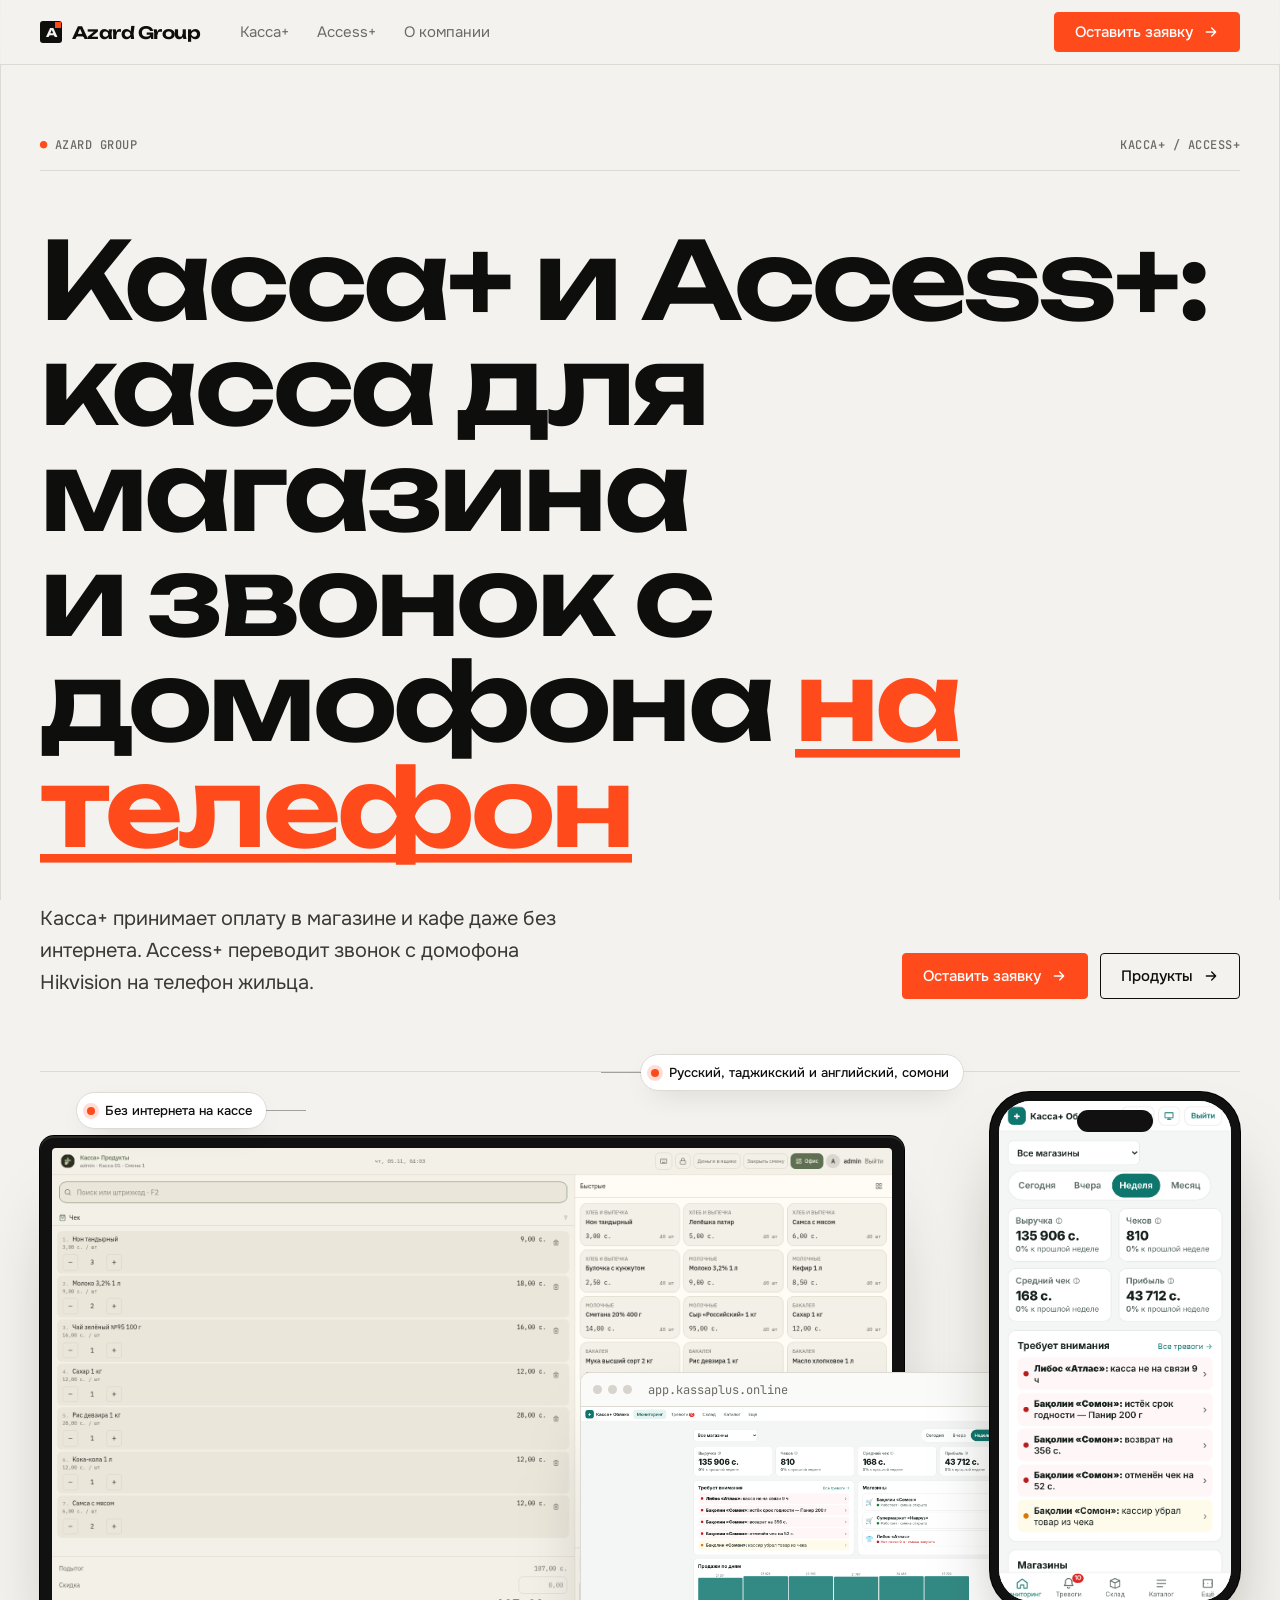
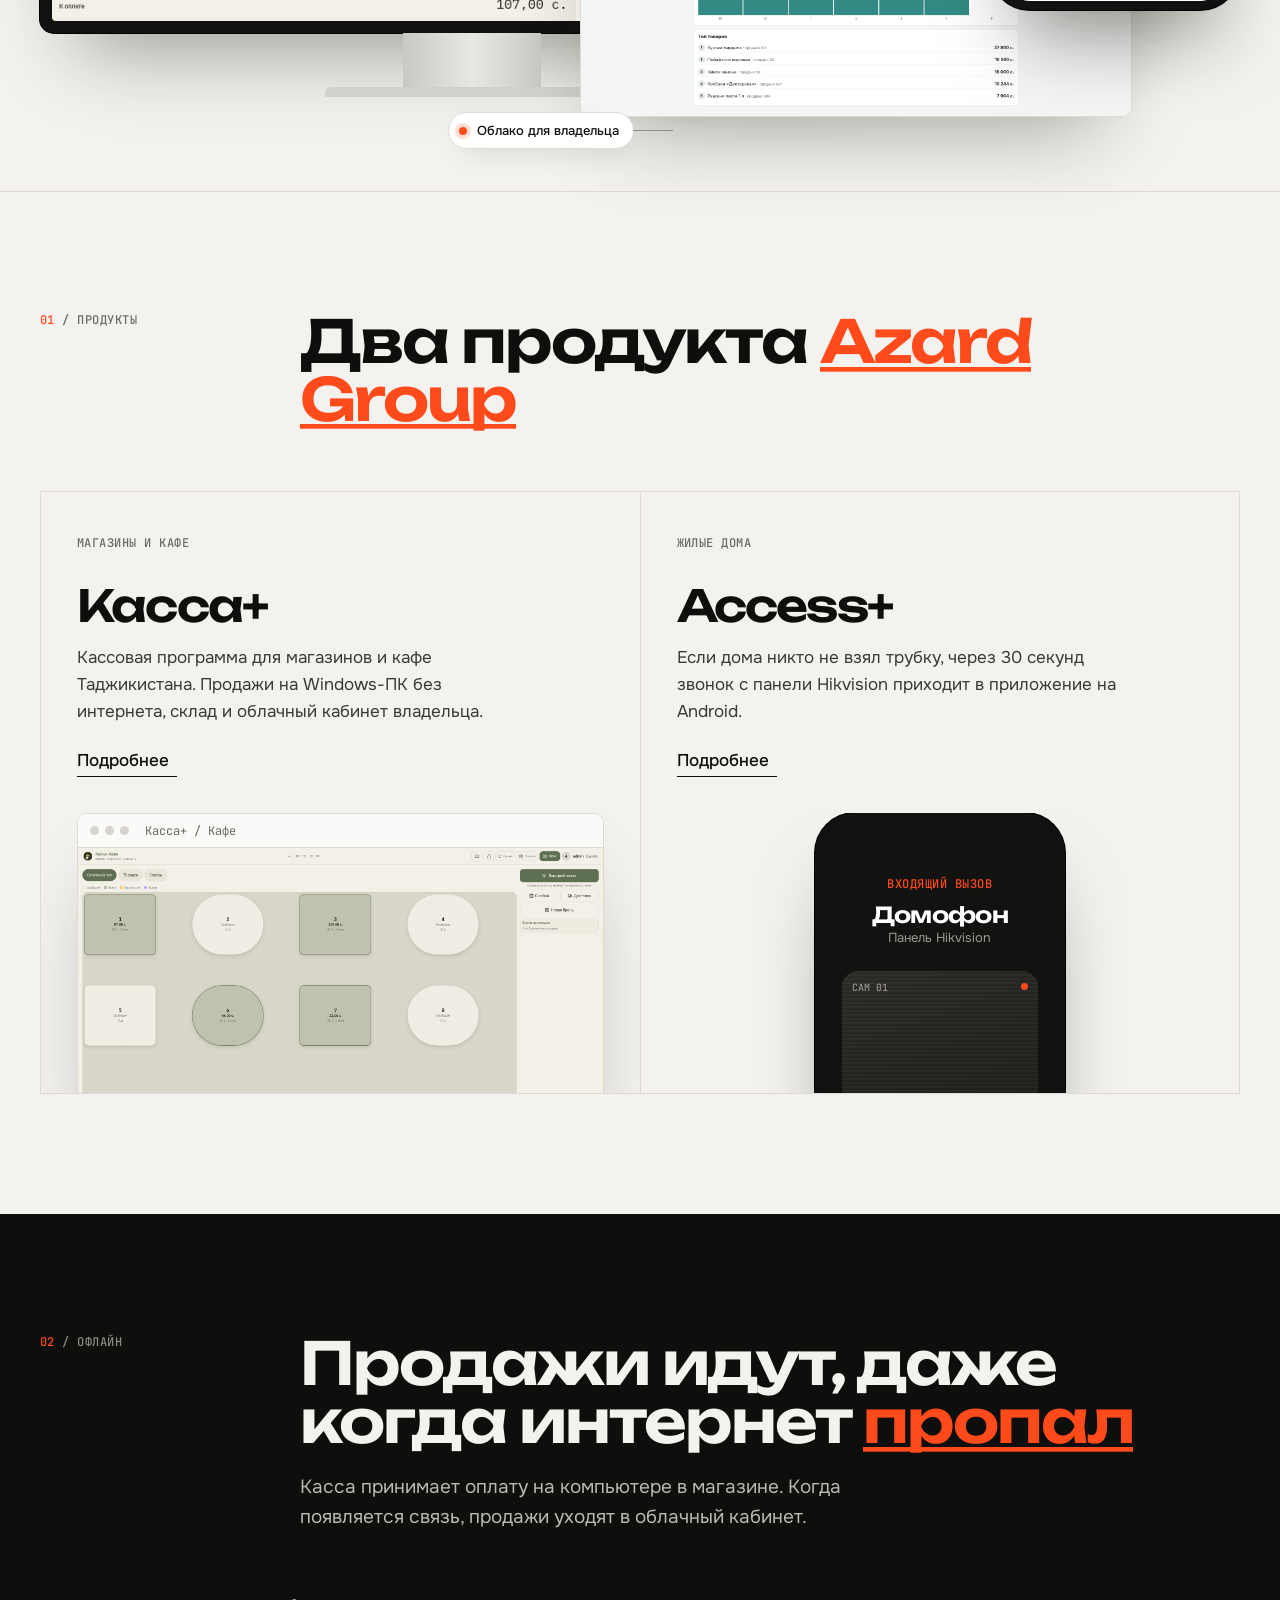
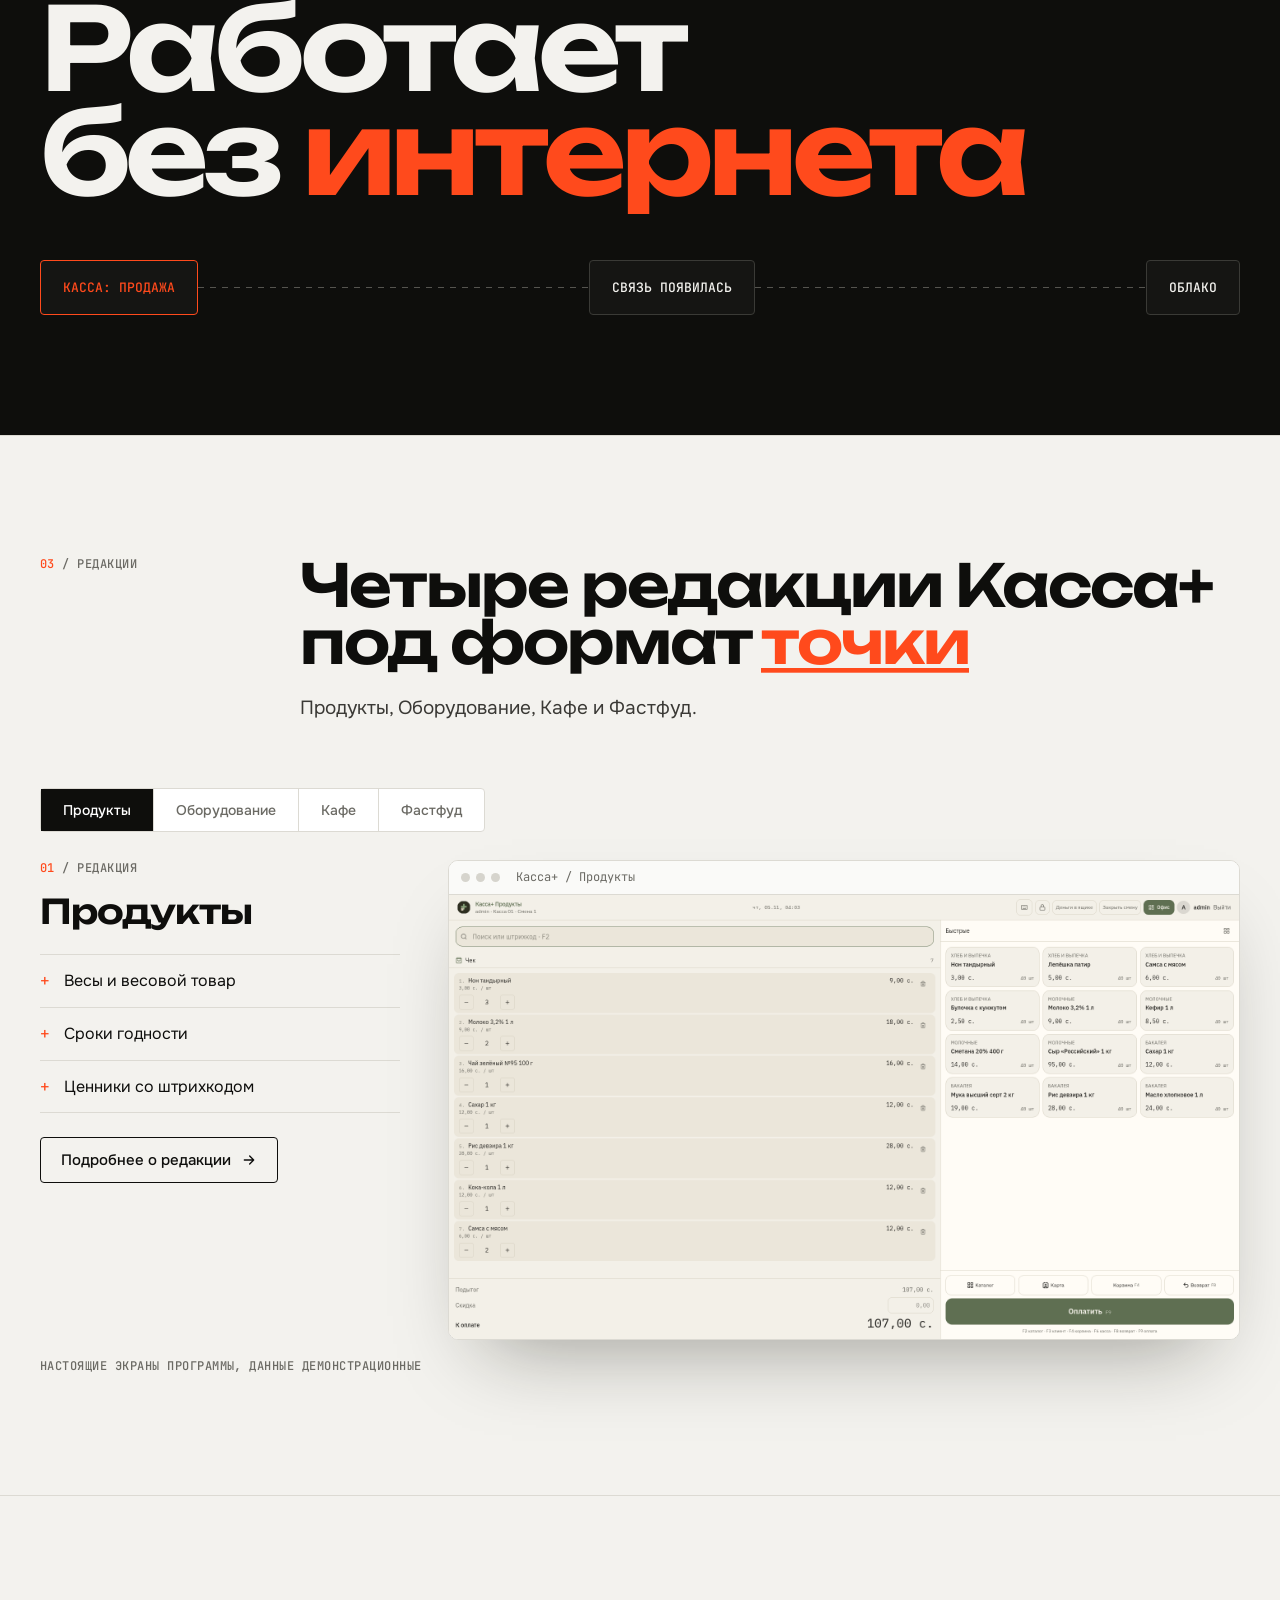
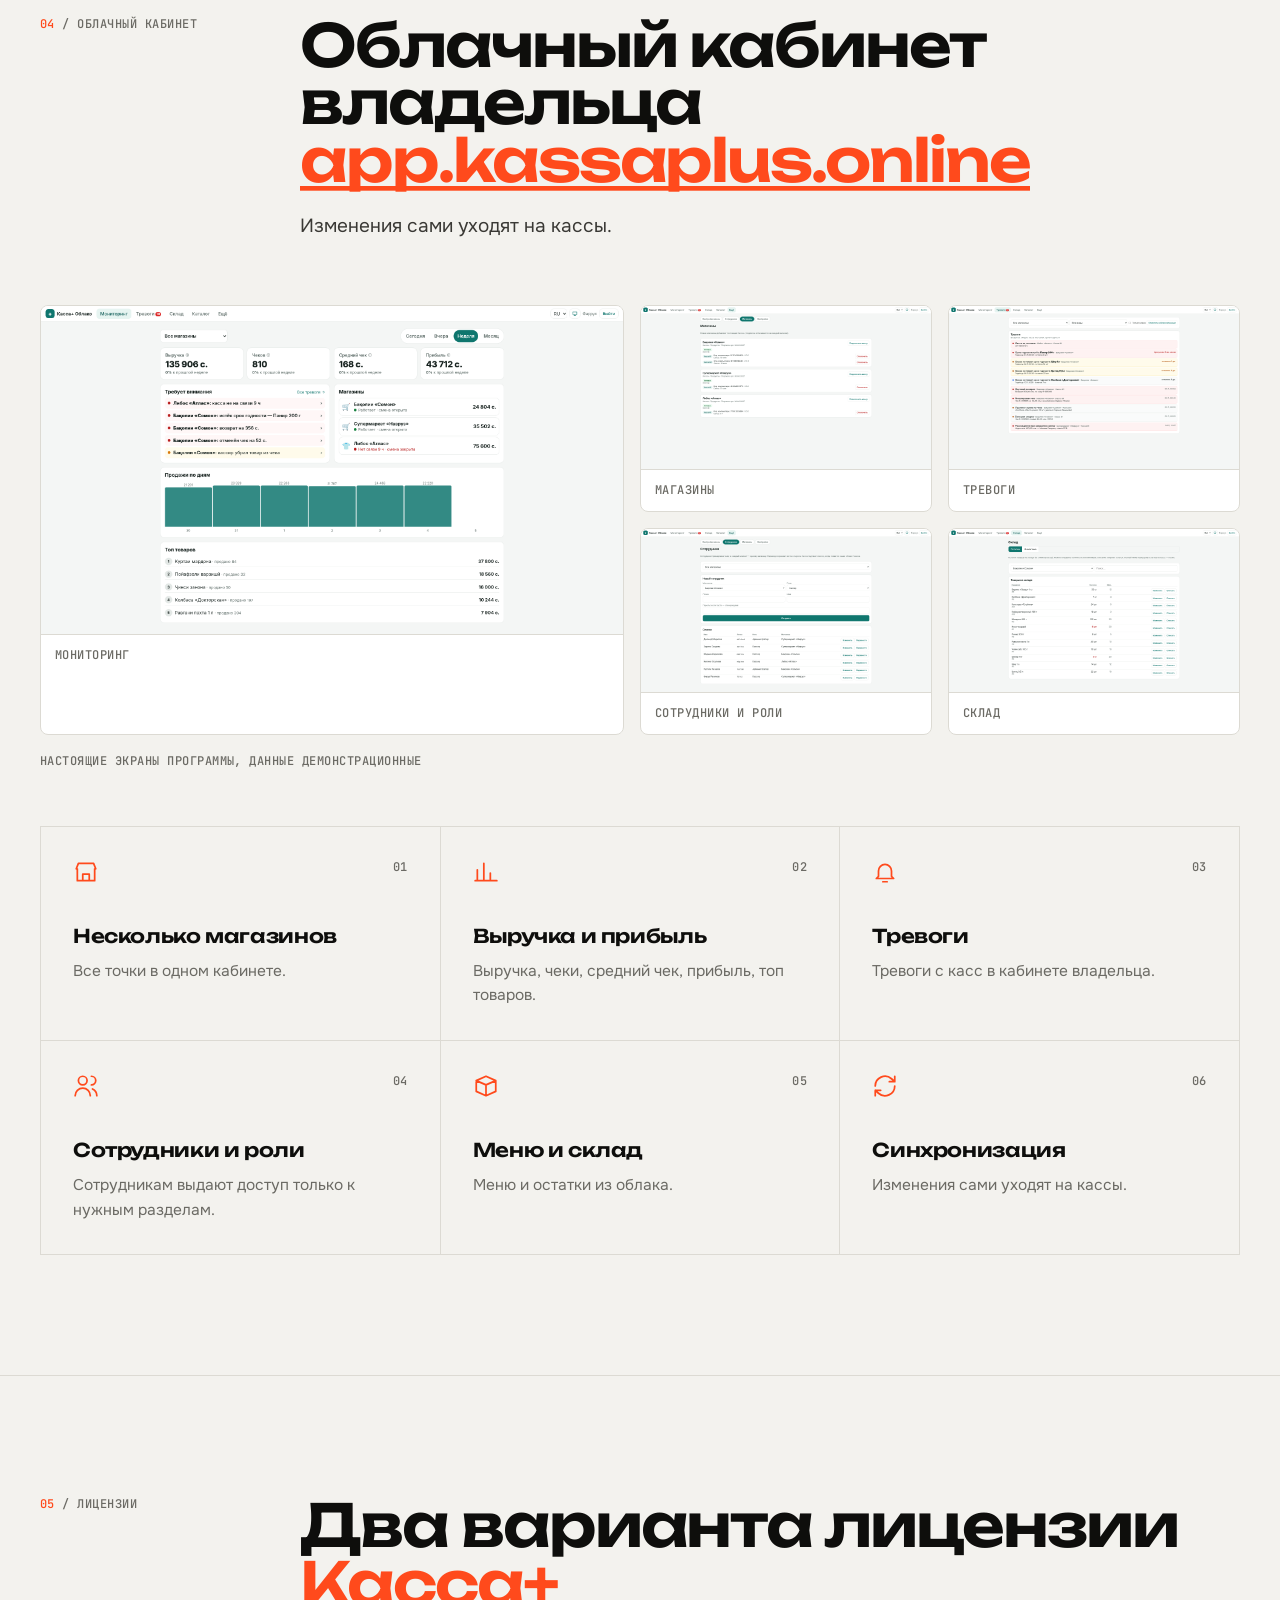
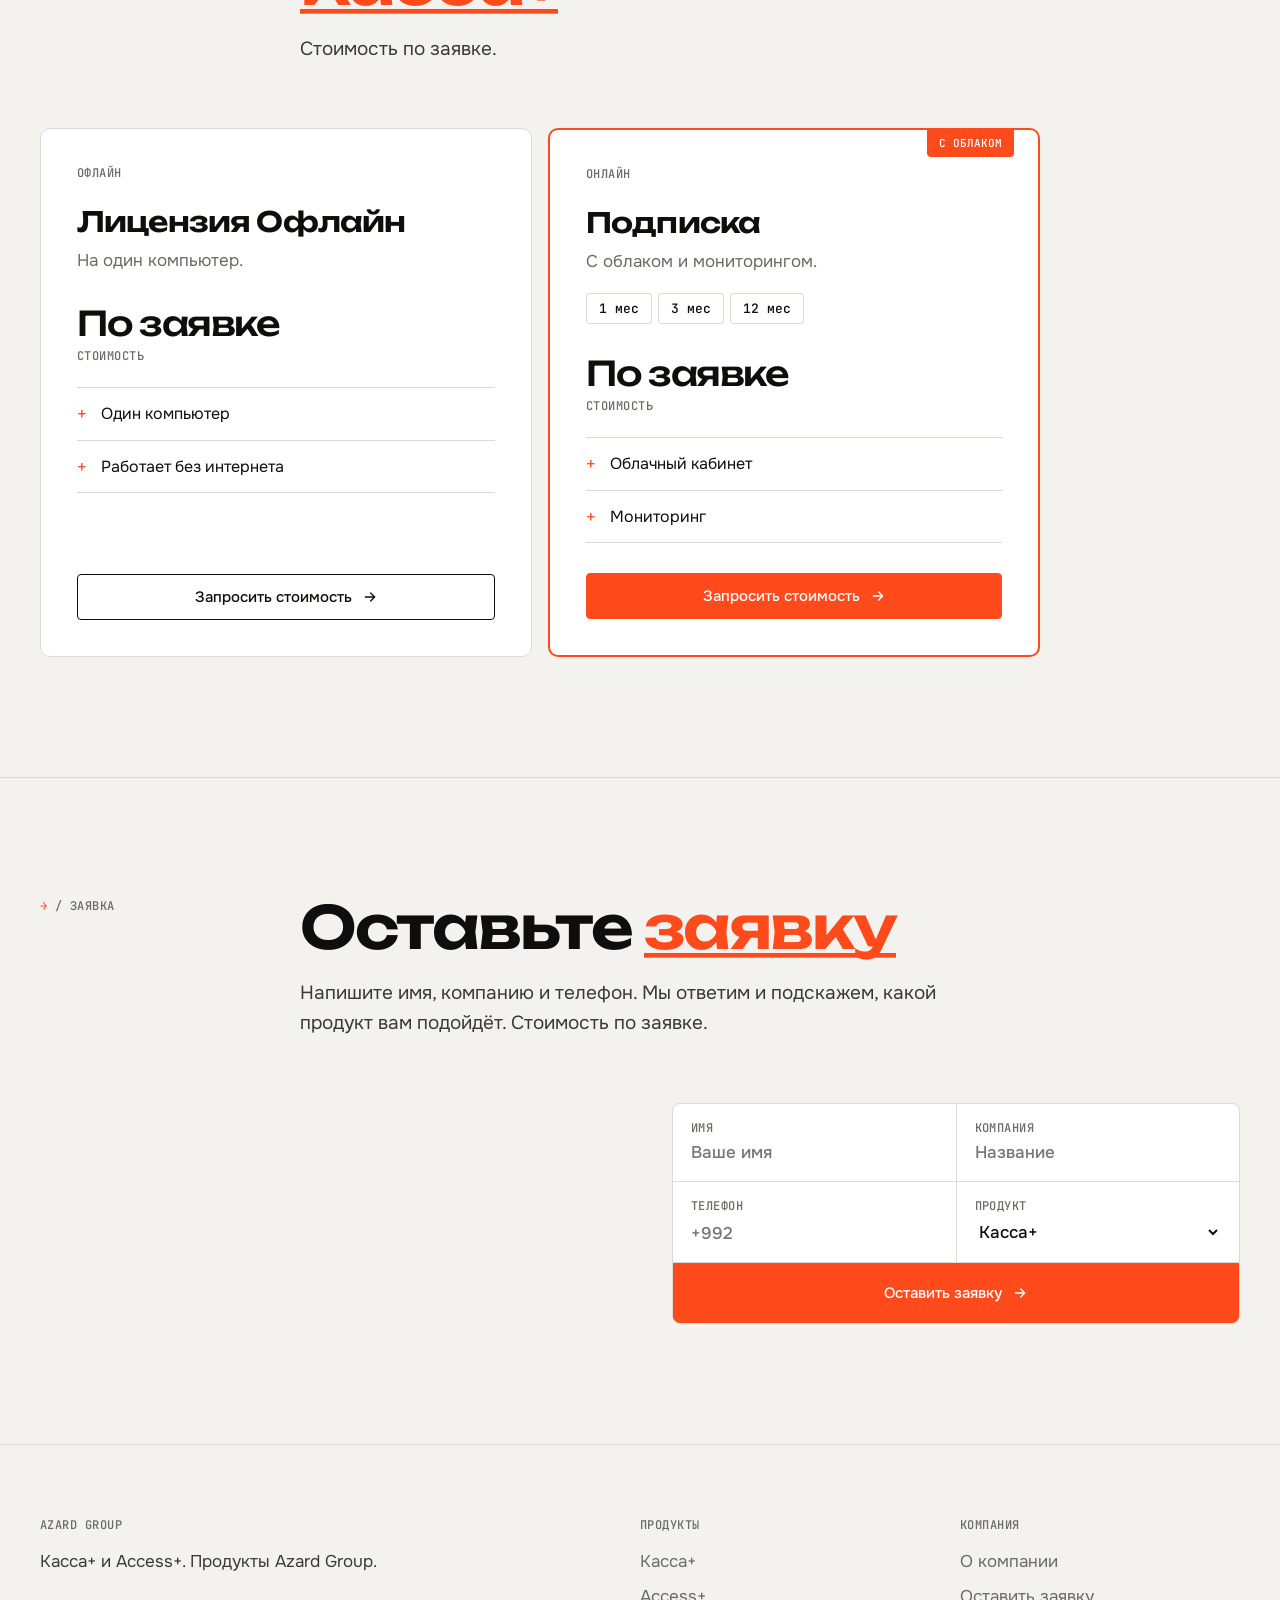
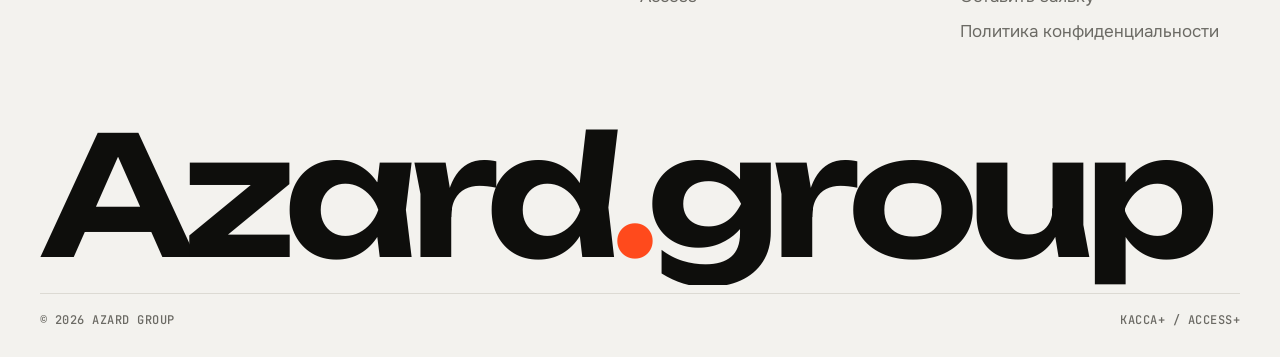
<file: index.html>
<!doctype html><html lang="ru"><head><meta charset="utf-8"><meta name="viewport" content="width=device-width,initial-scale=1"><title>Azard Group: Касса+ и Access+</title><meta name="description" content="Azard Group: Касса+ принимает оплату в магазине и кафе даже без интернета. Access+ переводит звонок с домофона Hikvision на телефон жильца."><link rel="canonical" href="https://shonazzzar.github.io/azard-group-site/"><meta property="og:type" content="website"><meta property="og:locale" content="ru_RU"><meta property="og:site_name" content="Azard Group"><meta property="og:title" content="Azard Group: Касса+ и Access+"><meta property="og:description" content="Azard Group: Касса+ принимает оплату в магазине и кафе даже без интернета. Access+ переводит звонок с домофона Hikvision на телефон жильца."><meta property="og:url" content="https://shonazzzar.github.io/azard-group-site/"><meta property="og:image" content="https://shonazzzar.github.io/azard-group-site/assets/cloud-monitoring.png"><script type="application/ld+json">{"@context": "https://schema.org", "@graph": [{"@type": "Organization", "@id": "https://shonazzzar.github.io/azard-group-site/#org", "name": "Azard Group", "url": "https://shonazzzar.github.io/azard-group-site/", "description": "Касса+ для магазинов и кафе и Access+ для домов с домофонами Hikvision."}, {"@type": "WebSite", "name": "Azard Group", "url": "https://shonazzzar.github.io/azard-group-site/", "inLanguage": "ru", "publisher": {"@id": "https://shonazzzar.github.io/azard-group-site/#org"}}]}</script><link rel="stylesheet" href="assets/s.css"></head><body><div class="rails"><div class="w"></div></div><nav><div class="w"><a href="index.html" class="logo"><i>A</i>Azard Group</a><button class="burg" aria-label="Меню" aria-expanded="false"><i></i><i></i></button><div class="nl"><a href="kassa.html" class="">Касса+</a><a href="access.html" class="">Access+</a><a href="about.html" class="">О компании</a></div><a class="bt p" href="#demo">Оставить заявку<svg viewBox="0 0 24 24" fill="none" stroke="currentColor" stroke-width="2" stroke-linecap="round" stroke-linejoin="round"><path d="M5 12h14M13 6l6 6-6 6"/></svg></a></div></nav><main><header class="hero"><div class="w"><div class="top"><span class="mono"><b>●</b> Azard Group</span><span class="mono">Касса+ / Access+</span></div>
<h1 class="h rv"><span>Касса+ и Access+:</span><span>касса для магазина</span><span>и звонок с домофона <em class="ac">на телефон</em></span></h1>
<div class="hrow"><p class="rv d1">Касса+ принимает оплату в магазине и кафе даже без интернета. Access+ переводит звонок с домофона Hikvision на телефон жильца.</p><div class="ctas rv d2"><a class="bt p" href="#demo">Оставить заявку<svg viewBox="0 0 24 24" fill="none" stroke="currentColor" stroke-width="2" stroke-linecap="round" stroke-linejoin="round"><path d="M5 12h14M13 6l6 6-6 6"/></svg></a><a class="bt o" href="#prod">Продукты<svg viewBox="0 0 24 24" fill="none" stroke="currentColor" stroke-width="2" stroke-linecap="round" stroke-linejoin="round"><path d="M5 12h14M13 6l6 6-6 6"/></svg></a></div></div><div class="stage"><div class="mon rv"><div class="sc"><img src="assets/pos-grocery-sale.png" alt="Касса+ Продукты: экран продажи на Windows-ПК"></div><div class="neck"></div><div class="ft"></div></div><div class="brw rv d2" style=""><div class="bar"><i></i><i></i><i></i><span>app.kassaplus.online</span></div><img src="assets/cloud-monitoring.png" alt="Облачный кабинет Касса+: мониторинг выручки" loading="lazy"></div><div class="rv d3" style="position:absolute;right:0;top:20px"><div class="ph" style="position:static" style=""><div class="in"><img src="assets/cloud-monitoring-mobile.png" alt="Облачный кабинет Касса+ на телефоне"></div></div></div>
<div class="co l" style="left:3%;top:20px"><i></i>Без интернета на кассе</div><div class="co r" style="left:50%;top:-18px"><i></i>Русский, таджикский и английский, сомони</div><div class="co l" style="left:34%;top:640px"><i></i>Облако для владельца</div></div></div></header>
<section id="prod"><div class="w"><div class="sh"><div class="mono"><b>01</b> / Продукты</div><div class="rv"><h2 class="h">Два продукта <em class='ac'>Azard Group</em></h2></div></div><div class="g g2">
<a href="kassa.html" class="pc rv"><div class="tx"><span class="mono">Магазины и кафе</span><h3>Касса+</h3><p>Кассовая программа для магазинов и кафе Таджикистана. Продажи на Windows-ПК без интернета, склад и облачный кабинет владельца.</p><span class="arrow">Подробнее <svg viewBox="0 0 24 24" fill="none" stroke="currentColor" stroke-width="2" stroke-linecap="round" stroke-linejoin="round"><path d="M5 12h14M13 6l6 6-6 6"/></svg></span></div><div class="vis"><div class="brw" style=""><div class="bar"><i></i><i></i><i></i><span>Касса+ / Кафе</span></div><img src="assets/pos-cafe-hall.png" alt="Касса+ Кафе: залы и столы" loading="lazy"></div></div></a>
<a href="access.html" class="pc rv d1"><div class="tx"><span class="mono">Жилые дома</span><h3>Access+</h3><p>Если дома никто не взял трубку, через 30 секунд звонок с панели Hikvision приходит в приложение на Android.</p><span class="arrow">Подробнее <svg viewBox="0 0 24 24" fill="none" stroke="currentColor" stroke-width="2" stroke-linecap="round" stroke-linejoin="round"><path d="M5 12h14M13 6l6 6-6 6"/></svg></span></div><div class="vis" style="display:flex;justify-content:center"><div class="ph" style="height:520px"><div class="in"><div class="call"><div class="mono" style="color:#ff4a1c">Входящий вызов</div><div style="font:600 22px Unbounded;margin-top:8px;letter-spacing:-.03em">Домофон</div><div style="font-size:13px;color:#9a9890">Панель Hikvision</div><div class="cv"><span>CAM 01</span><b></b></div><div class="bs"><i style="background:#3a3a36"><svg viewBox="0 0 24 24" fill="none" stroke="currentColor" stroke-width="2" stroke-linecap="round" stroke-linejoin="round"><path d="M6 6l12 12M18 6L6 18"/></svg></i><i style="background:#fff;color:#111"><svg viewBox="0 0 24 24" fill="none" stroke="currentColor" stroke-width="2" stroke-linecap="round" stroke-linejoin="round"><path d="M5 21V3h11v18M16 21h3M12 12h.01"/></svg></i><i style="background:#ff4a1c"><svg viewBox="0 0 24 24" fill="none" stroke="currentColor" stroke-width="2" stroke-linecap="round" stroke-linejoin="round"><path d="M5 4h4l2 5-2.5 1.5a11 11 0 0 0 5 5L15 13l5 2v4a2 2 0 0 1-2 2A16 16 0 0 1 3 6a2 2 0 0 1 2-2z"/></svg></i></div></div></div></div></div></a></div></div></section>
<section class="off"><div class="w"><div class="sh"><div class="mono"><b>02</b> / Офлайн</div><div class="rv"><h2 class="h">Продажи идут, даже когда интернет <em class='ac'>пропал</em></h2><p>Касса принимает оплату на компьютере в магазине. Когда появляется связь, продажи уходят в облачный кабинет.</p></div></div><div class="big rv">Работает<br>без <em class="ac">интернета</em></div><div class="flow rv"><div class="n on">Касса: продажа</div><div class="ln"></div><div class="n">Связь появилась</div><div class="ln"></div><div class="n">Облако</div></div></div></section><section id="ed"><div class="w"><div class="sh"><div class="mono"><b>03</b> / Редакции</div><div class="rv"><h2 class="h">Четыре редакции Касса+ под формат <em class='ac'>точки</em></h2><p>Продукты, Оборудование, Кафе и Фастфуд.</p></div></div><div class="tabs"><button class="tab on" data-p="e1">Продукты</button><button class="tab" data-p="e2">Оборудование</button><button class="tab" data-p="e3">Кафе</button><button class="tab" data-p="e4">Фастфуд</button></div><div class="pane on" id="e1"><div><div class="mono"><b>01</b> / Редакция</div><h3 style="margin-top:14px">Продукты</h3><ul class="li"><li>Весы и весовой товар</li><li>Сроки годности</li><li>Ценники со штрихкодом</li></ul><div style="margin-top:24px"><a class="bt o" href="kassa-plus/produkty.html">Подробнее о редакции<svg viewBox="0 0 24 24" fill="none" stroke="currentColor" stroke-width="2" stroke-linecap="round" stroke-linejoin="round"><path d="M5 12h14M13 6l6 6-6 6"/></svg></a></div></div><div class="shot"><div class="brw" style=""><div class="bar"><i></i><i></i><i></i><span>Касса+ / Продукты</span></div><img src="assets/pos-grocery-sale.png" alt="Касса+ Продукты: экран продажи на Windows-ПК" loading="lazy"></div></div></div><div class="pane" id="e2"><div><div class="mono"><b>02</b> / Редакция</div><h3 style="margin-top:14px">Оборудование</h3><ul class="li"><li>Товары и услуги на одной кассе</li><li>Сметы с оплатой на месте</li><li>Учёт монтажников</li></ul><div style="margin-top:24px"><a class="bt o" href="kassa-plus/oborudovanie.html">Подробнее о редакции<svg viewBox="0 0 24 24" fill="none" stroke="currentColor" stroke-width="2" stroke-linecap="round" stroke-linejoin="round"><path d="M5 12h14M13 6l6 6-6 6"/></svg></a></div></div><div class="shot"><div class="brw" style=""><div class="bar"><i></i><i></i><i></i><span>Касса+ / Оборудование</span></div><img src="assets/pos-equipment-sale.png" alt="Касса+ Оборудование: экран продажи" loading="lazy"></div></div></div><div class="pane" id="e3"><div><div class="mono"><b>03</b> / Редакция</div><h3 style="margin-top:14px">Кафе</h3><ul class="li"><li>План зала и бронь</li><li>Заказ с телефона официанта</li><li>Кухня и разделение счёта</li></ul><div style="margin-top:24px"><a class="bt o" href="kassa-plus/kafe.html">Подробнее о редакции<svg viewBox="0 0 24 24" fill="none" stroke="currentColor" stroke-width="2" stroke-linecap="round" stroke-linejoin="round"><path d="M5 12h14M13 6l6 6-6 6"/></svg></a></div></div><div class="shot"><div class="brw" style=""><div class="bar"><i></i><i></i><i></i><span>Касса+ / Кафе</span></div><img src="assets/pos-cafe-hall.png" alt="Касса+ Кафе: залы и столы" loading="lazy"></div></div></div><div class="pane" id="e4"><div><div class="mono"><b>04</b> / Редакция</div><h3 style="margin-top:14px">Фастфуд</h3><ul class="li"><li>Сначала оплата, потом кухня</li><li>Статусы: готовится, готов, выдан</li><li>Экран выдачи</li></ul><div style="margin-top:24px"><a class="bt o" href="kassa-plus/fastfud.html">Подробнее о редакции<svg viewBox="0 0 24 24" fill="none" stroke="currentColor" stroke-width="2" stroke-linecap="round" stroke-linejoin="round"><path d="M5 12h14M13 6l6 6-6 6"/></svg></a></div></div><div class="shot"><div class="brw" style=""><div class="bar"><i></i><i></i><i></i><span>Касса+ / Фастфуд</span></div><img src="assets/pos-fastfood-order.png" alt="Касса+ Фастфуд: заказ с номером" loading="lazy"></div></div></div><p class="mono" style="margin-top:18px">Настоящие экраны программы, данные демонстрационные</p></div></section><section><div class="w"><div class="sh"><div class="mono"><b>04</b> / Облачный кабинет</div><div class="rv"><h2 class="h">Облачный кабинет владельца <em class='ac'>app.kassaplus.online</em></h2><p>Изменения сами уходят на кассы.</p></div></div><div class="gal"><figure class="rv"><img src="assets/cloud-monitoring.png" alt="Облачный кабинет Касса+: мониторинг выручки"><figcaption class="mono">Мониторинг</figcaption></figure><figure class="rv d1"><img src="assets/cloud-shops.png" alt="Облачный кабинет Касса+: несколько магазинов" loading="lazy"><figcaption class="mono">Магазины</figcaption></figure><figure class="rv d2"><img src="assets/cloud-alerts.png" alt="Облачный кабинет Касса+: тревоги" loading="lazy"><figcaption class="mono">Тревоги</figcaption></figure><figure class="rv d3"><img src="assets/cloud-staff.png" alt="Облачный кабинет Касса+: сотрудники и роли" loading="lazy"><figcaption class="mono">Сотрудники и роли</figcaption></figure><figure class="rv d1"><img src="assets/cloud-stock.png" alt="Облачный кабинет Касса+: склад" loading="lazy"><figcaption class="mono">Склад</figcaption></figure></div><p class="mono" style="margin-top:18px">Настоящие экраны программы, данные демонстрационные</p>
<div class="g g3" style="margin-top:56px"><div class="cell rv "><div style="display:flex;justify-content:space-between"><svg viewBox="0 0 24 24" fill="none" stroke="currentColor" stroke-width="1.6" stroke-linecap="round" stroke-linejoin="round"><path d="M3 9l2-5h14l2 5M4 9v11h16V9M9 20v-6h6v6"/></svg><span class="mono">01</span></div><h3>Несколько магазинов</h3><p>Все точки в одном кабинете.</p></div><div class="cell rv d1"><div style="display:flex;justify-content:space-between"><svg viewBox="0 0 24 24" fill="none" stroke="currentColor" stroke-width="1.6" stroke-linecap="round" stroke-linejoin="round"><path d="M4 20V10M10 20V4M16 20v-7M22 20H2"/></svg><span class="mono">02</span></div><h3>Выручка и прибыль</h3><p>Выручка, чеки, средний чек, прибыль, топ товаров.</p></div><div class="cell rv d2"><div style="display:flex;justify-content:space-between"><svg viewBox="0 0 24 24" fill="none" stroke="currentColor" stroke-width="1.6" stroke-linecap="round" stroke-linejoin="round"><path d="M6 16V11a6 6 0 0 1 12 0v5l2 2H4zM10 21h4"/></svg><span class="mono">03</span></div><h3>Тревоги</h3><p>Тревоги с касс в кабинете владельца.</p></div><div class="cell rv "><div style="display:flex;justify-content:space-between"><svg viewBox="0 0 24 24" fill="none" stroke="currentColor" stroke-width="1.6" stroke-linecap="round" stroke-linejoin="round"><path d="M9 11a4 4 0 1 0 0-8 4 4 0 0 0 0 8zM2 21a7 7 0 0 1 14 0M17 3a4 4 0 0 1 0 8M22 21a7 7 0 0 0-4-6.3"/></svg><span class="mono">04</span></div><h3>Сотрудники и роли</h3><p>Сотрудникам выдают доступ только к нужным разделам.</p></div><div class="cell rv d1"><div style="display:flex;justify-content:space-between"><svg viewBox="0 0 24 24" fill="none" stroke="currentColor" stroke-width="1.6" stroke-linecap="round" stroke-linejoin="round"><path d="M3 7l9-4 9 4v10l-9 4-9-4zM3 7l9 4 9-4M12 11v10"/></svg><span class="mono">05</span></div><h3>Меню и склад</h3><p>Меню и остатки из облака.</p></div><div class="cell rv d2"><div style="display:flex;justify-content:space-between"><svg viewBox="0 0 24 24" fill="none" stroke="currentColor" stroke-width="1.6" stroke-linecap="round" stroke-linejoin="round"><path d="M21 12a9 9 0 0 1-15 6.7L3 16M3 12a9 9 0 0 1 15-6.7L21 8M21 3v5h-5M3 21v-5h5"/></svg><span class="mono">06</span></div><h3>Синхронизация</h3><p>Изменения сами уходят на кассы.</p></div></div></div></section><section id="lic"><div class="w"><div class="sh"><div class="mono"><b>05</b> / Лицензии</div><div class="rv"><h2 class="h">Два варианта лицензии <em class='ac'>Касса+</em></h2><p>Стоимость по заявке.</p></div></div><div class="plans"><div class="plan rv"><span class="mono">Офлайн</span><h3>Лицензия Офлайн</h3><p style="color:var(--m)">На один компьютер.</p><div class="pr">По заявке</div><span class="mono">Стоимость</span><ul class="li" style="margin-bottom:30px"><li>Один компьютер</li><li>Работает без интернета</li></ul><a class="bt o" href="#demo">Запросить стоимость<svg viewBox="0 0 24 24" fill="none" stroke="currentColor" stroke-width="2" stroke-linecap="round" stroke-linejoin="round"><path d="M5 12h14M13 6l6 6-6 6"/></svg></a></div>
<div class="plan hl rv d1"><span class="flag">С облаком</span><span class="mono">Онлайн</span><h3>Подписка</h3><p style="color:var(--m)">С облаком и мониторингом.</p><div class="per"><span>1 мес</span><span>3 мес</span><span>12 мес</span></div><div class="pr">По заявке</div><span class="mono">Стоимость</span><ul class="li" style="margin-bottom:30px"><li>Облачный кабинет</li><li>Мониторинг</li></ul><a class="bt p" href="#demo">Запросить стоимость<svg viewBox="0 0 24 24" fill="none" stroke="currentColor" stroke-width="2" stroke-linecap="round" stroke-linejoin="round"><path d="M5 12h14M13 6l6 6-6 6"/></svg></a></div></div></div></section><section id="demo"><div class="w"><div class="sh"><div class="mono"><b>→</b> / Заявка</div><div class="rv"><h2 class="h">Оставьте <em class='ac'>заявку</em></h2><p>Напишите имя, компанию и телефон. Мы ответим и подскажем, какой продукт вам подойдёт. Стоимость по заявке.</p></div></div><div class="fm"><div></div><form class="rv"><label><span class="mono">Имя</span><input required placeholder="Ваше имя"></label><label><span class="mono">Компания</span><input placeholder="Название"></label><label><span class="mono">Телефон</span><input required type="tel" placeholder="+992"></label><label><span class="mono">Продукт</span><select><option>Касса+</option><option>Access+</option></select></label><button class="bt p">Оставить заявку <svg viewBox="0 0 24 24" fill="none" stroke="currentColor" stroke-width="2" stroke-linecap="round" stroke-linejoin="round"><path d="M5 12h14M13 6l6 6-6 6"/></svg></button><div class="ok">Спасибо, заявка принята.</div></form></div></div></section></main><footer><div class="w"><div class="fg"><div><div class="mono" style="margin-bottom:14px">Azard Group</div><p style="max-width:360px;color:#3a3935">Касса+ и Access+. Продукты Azard Group.</p></div><div><div class="mono" style="margin-bottom:10px">Продукты</div><a href="kassa.html">Касса+</a><a href="access.html">Access+</a></div><div><div class="mono" style="margin-bottom:10px">Компания</div><a href="about.html">О компании</a><a href="index.html#demo">Оставить заявку</a><a href="privacy.html">Политика конфиденциальности</a></div></div><div class="wm">Azard<em>.</em>group</div><div class="fb mono"><span>© 2026 Azard Group</span><span>Касса+ / Access+</span></div></div></footer><script src="assets/a.js"></script></body></html>
</file>
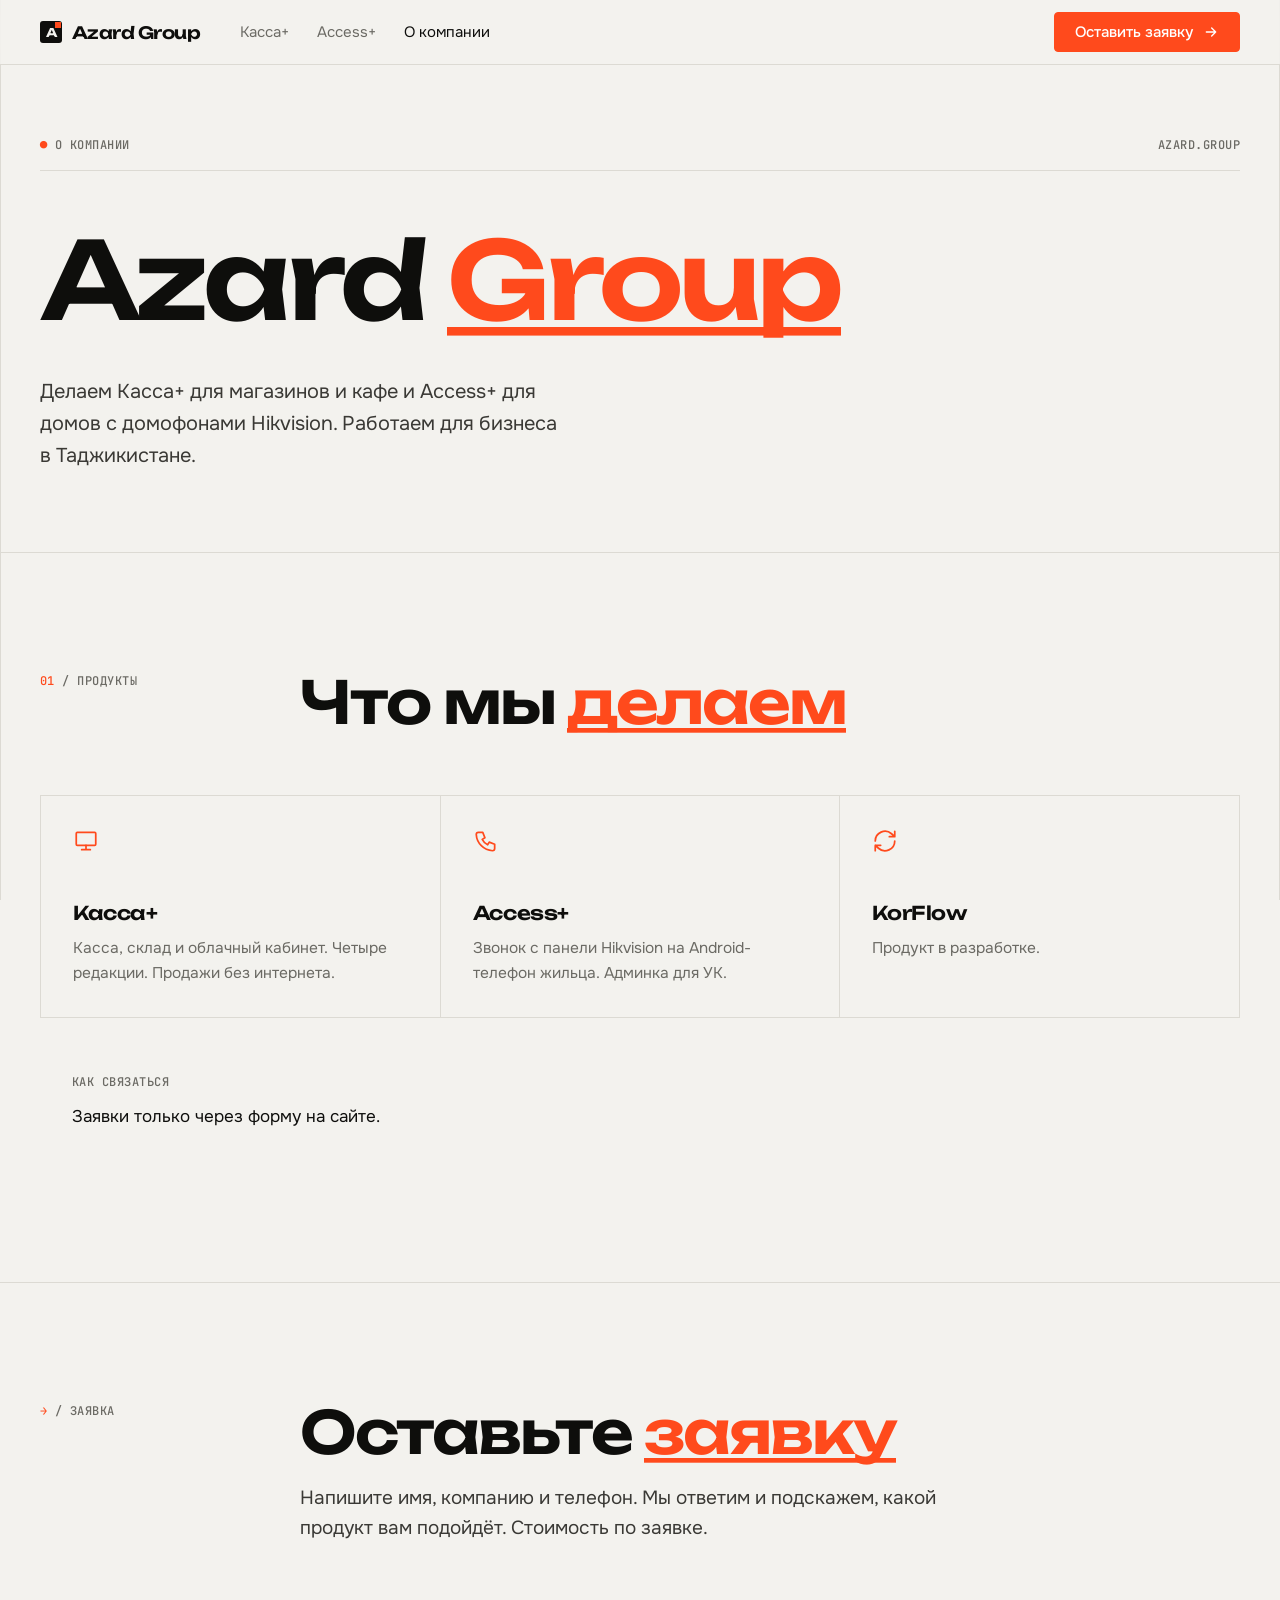
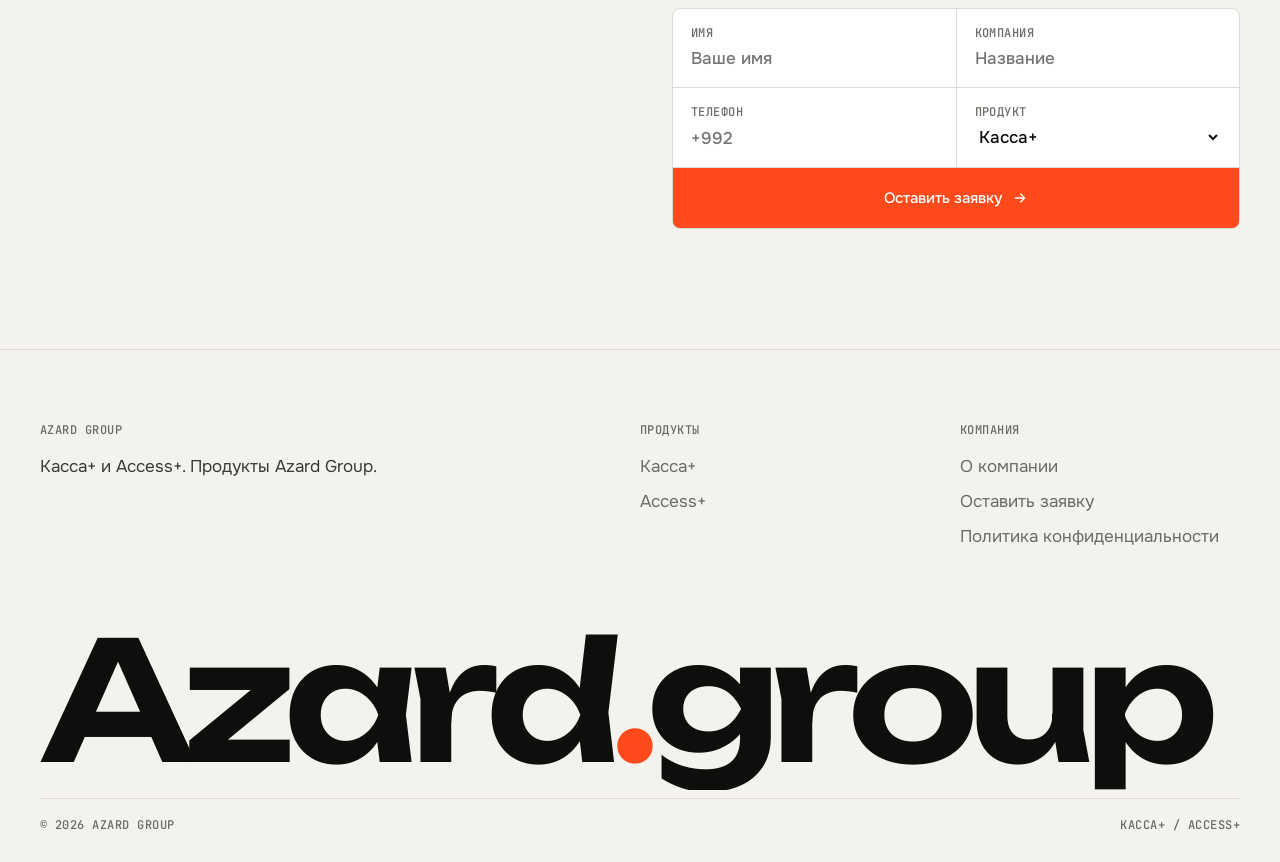
<file: about.html>
<!doctype html><html lang="ru"><head><meta charset="utf-8"><meta name="viewport" content="width=device-width,initial-scale=1"><title>О компании Azard Group</title><meta name="description" content="Azard Group делает Касса+ для магазинов и кафе и Access+ для домов с домофонами Hikvision. Работаем для бизнеса в Таджикистане."><link rel="canonical" href="https://shonazzzar.github.io/azard-group-site/about.html"><meta property="og:type" content="website"><meta property="og:locale" content="ru_RU"><meta property="og:site_name" content="Azard Group"><meta property="og:title" content="О компании Azard Group"><meta property="og:description" content="Azard Group делает Касса+ для магазинов и кафе и Access+ для домов с домофонами Hikvision. Работаем для бизнеса в Таджикистане."><meta property="og:url" content="https://shonazzzar.github.io/azard-group-site/about.html"><meta property="og:image" content="https://shonazzzar.github.io/azard-group-site/assets/cloud-monitoring.png"><script type="application/ld+json">{"@context": "https://schema.org", "@graph": [{"@type": "Organization", "@id": "https://shonazzzar.github.io/azard-group-site/#org", "name": "Azard Group", "url": "https://shonazzzar.github.io/azard-group-site/", "description": "Касса+ для магазинов и кафе и Access+ для домов с домофонами Hikvision."}, {"@type": "BreadcrumbList", "itemListElement": [{"@type": "ListItem", "position": 1, "name": "Главная", "item": "https://shonazzzar.github.io/azard-group-site/"}, {"@type": "ListItem", "position": 2, "name": "О компании", "item": "https://shonazzzar.github.io/azard-group-site/about.html"}]}]}</script><link rel="stylesheet" href="assets/s.css"></head><body><div class="rails"><div class="w"></div></div><nav><div class="w"><a href="index.html" class="logo"><i>A</i>Azard Group</a><button class="burg" aria-label="Меню" aria-expanded="false"><i></i><i></i></button><div class="nl"><a href="kassa.html" class="">Касса+</a><a href="access.html" class="">Access+</a><a href="about.html" class="on">О компании</a></div><a class="bt p" href="#demo">Оставить заявку<svg viewBox="0 0 24 24" fill="none" stroke="currentColor" stroke-width="2" stroke-linecap="round" stroke-linejoin="round"><path d="M5 12h14M13 6l6 6-6 6"/></svg></a></div></nav><main><header class="hero" style="padding-bottom:80px"><div class="w"><div class="top"><span class="mono"><b>●</b> О компании</span><span class="mono">azard.group</span></div><h1 class="h rv"><span>Azard <em class="ac">Group</em></span></h1><div class="hrow"><p class="rv d1">Делаем Касса+ для магазинов и кафе и Access+ для домов с домофонами Hikvision. Работаем для бизнеса в Таджикистане.</p></div></div></header>
<section><div class="w"><div class="sh"><div class="mono"><b>01</b> / Продукты</div><div class="rv"><h2 class="h">Что мы <em class='ac'>делаем</em></h2></div></div><div class="g g3"><a href="kassa.html" class="cell rv"><svg viewBox="0 0 24 24" fill="none" stroke="currentColor" stroke-width="1.6" stroke-linecap="round" stroke-linejoin="round"><rect x="3" y="4" width="18" height="12" rx="1"/><path d="M8 20h8M12 16v4"/></svg><h3>Касса+</h3><p>Касса, склад и облачный кабинет. Четыре редакции. Продажи без интернета.</p></a><a href="access.html" class="cell rv d1"><svg viewBox="0 0 24 24" fill="none" stroke="currentColor" stroke-width="1.6" stroke-linecap="round" stroke-linejoin="round"><path d="M5 4h4l2 5-2.5 1.5a11 11 0 0 0 5 5L15 13l5 2v4a2 2 0 0 1-2 2A16 16 0 0 1 3 6a2 2 0 0 1 2-2z"/></svg><h3>Access+</h3><p>Звонок с панели Hikvision на Android-телефон жильца. Админка для УК.</p></a><div class="cell rv d2"><svg viewBox="0 0 24 24" fill="none" stroke="currentColor" stroke-width="1.6" stroke-linecap="round" stroke-linejoin="round"><path d="M21 12a9 9 0 0 1-15 6.7L3 16M3 12a9 9 0 0 1 15-6.7L21 8M21 3v5h-5M3 21v-5h5"/></svg><h3>KorFlow</h3><p>Продукт в разработке.</p></div></div>
<div class="cell rv" style="margin-top:24px;padding:32px"><div class="mono">Как связаться</div><p style="margin-top:12px;font-size:17px;color:var(--ink)">Заявки только через форму на сайте.</p></div></div></section><section id="demo"><div class="w"><div class="sh"><div class="mono"><b>→</b> / Заявка</div><div class="rv"><h2 class="h">Оставьте <em class='ac'>заявку</em></h2><p>Напишите имя, компанию и телефон. Мы ответим и подскажем, какой продукт вам подойдёт. Стоимость по заявке.</p></div></div><div class="fm"><div></div><form class="rv"><label><span class="mono">Имя</span><input required placeholder="Ваше имя"></label><label><span class="mono">Компания</span><input placeholder="Название"></label><label><span class="mono">Телефон</span><input required type="tel" placeholder="+992"></label><label><span class="mono">Продукт</span><select><option>Касса+</option><option>Access+</option></select></label><button class="bt p">Оставить заявку <svg viewBox="0 0 24 24" fill="none" stroke="currentColor" stroke-width="2" stroke-linecap="round" stroke-linejoin="round"><path d="M5 12h14M13 6l6 6-6 6"/></svg></button><div class="ok">Спасибо, заявка принята.</div></form></div></div></section></main><footer><div class="w"><div class="fg"><div><div class="mono" style="margin-bottom:14px">Azard Group</div><p style="max-width:360px;color:#3a3935">Касса+ и Access+. Продукты Azard Group.</p></div><div><div class="mono" style="margin-bottom:10px">Продукты</div><a href="kassa.html">Касса+</a><a href="access.html">Access+</a></div><div><div class="mono" style="margin-bottom:10px">Компания</div><a href="about.html">О компании</a><a href="index.html#demo">Оставить заявку</a><a href="privacy.html">Политика конфиденциальности</a></div></div><div class="wm">Azard<em>.</em>group</div><div class="fb mono"><span>© 2026 Azard Group</span><span>Касса+ / Access+</span></div></div></footer><script src="assets/a.js"></script></body></html>
</file>
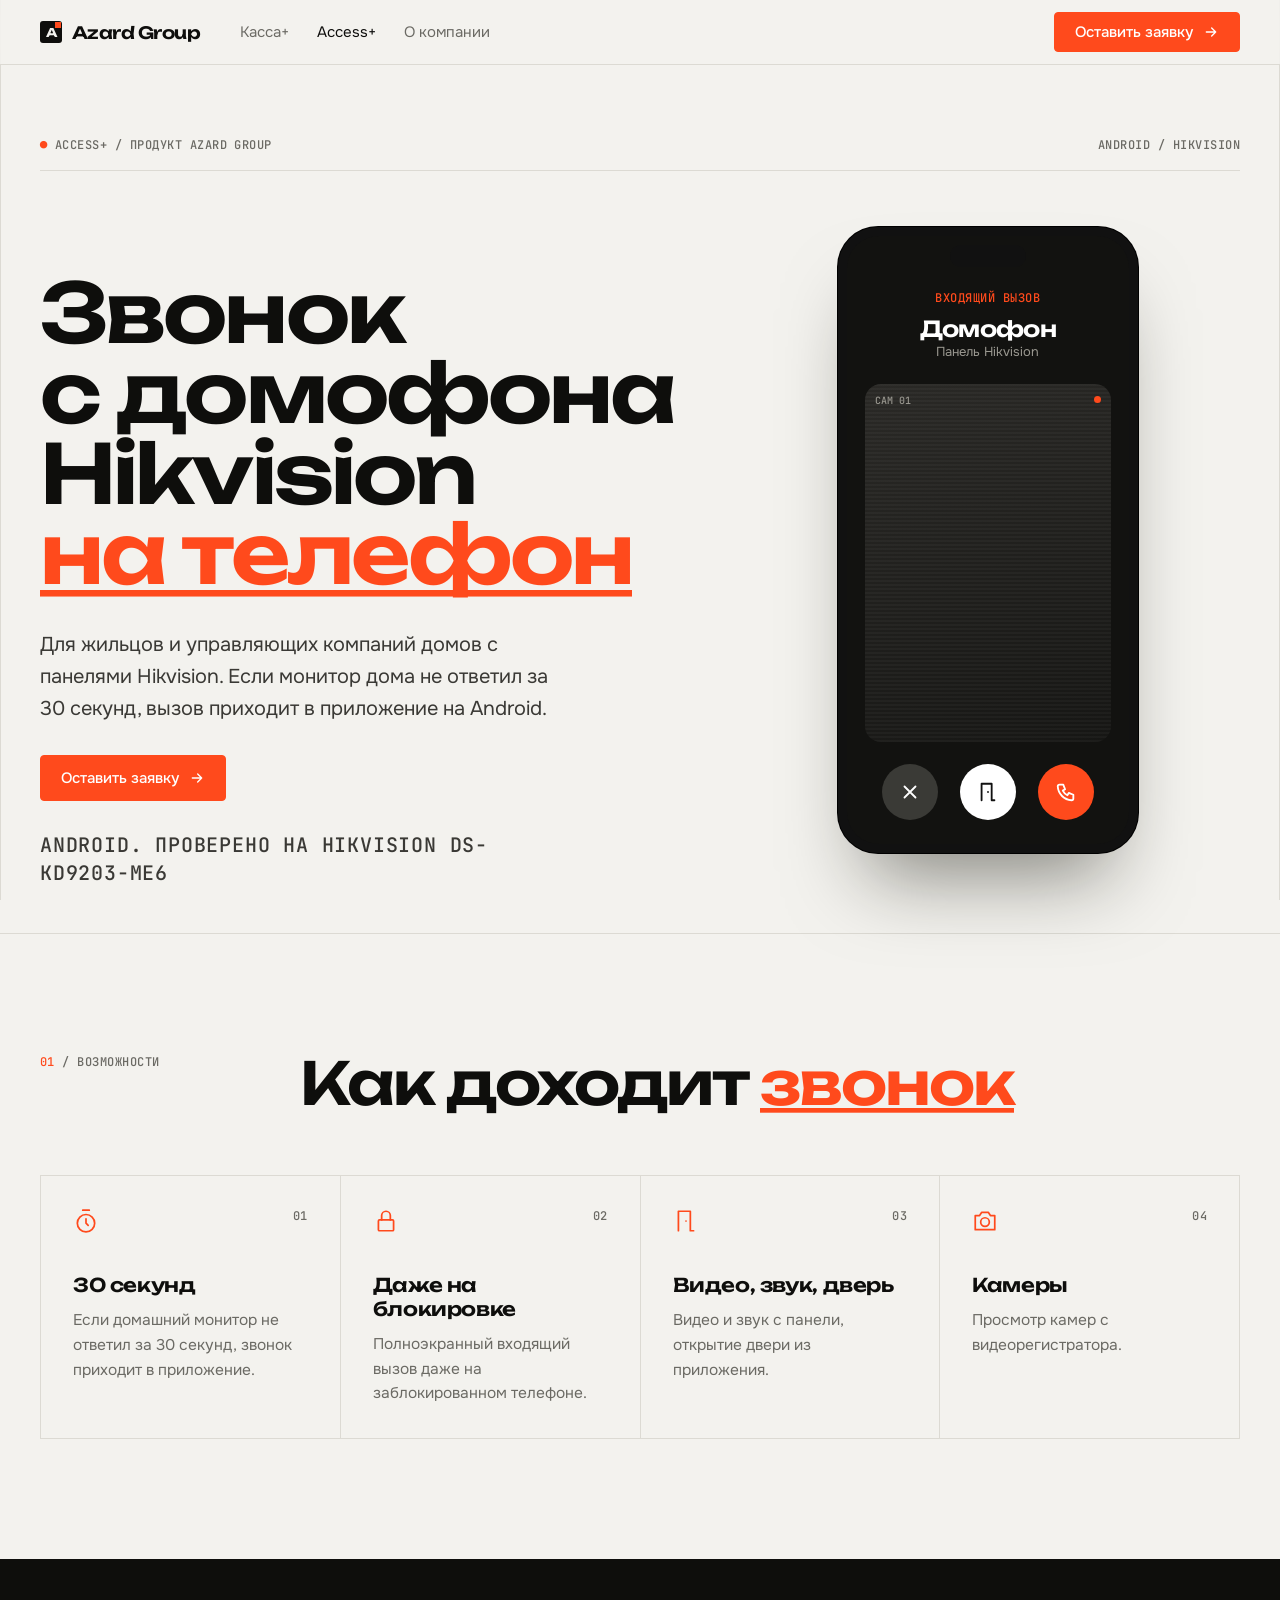
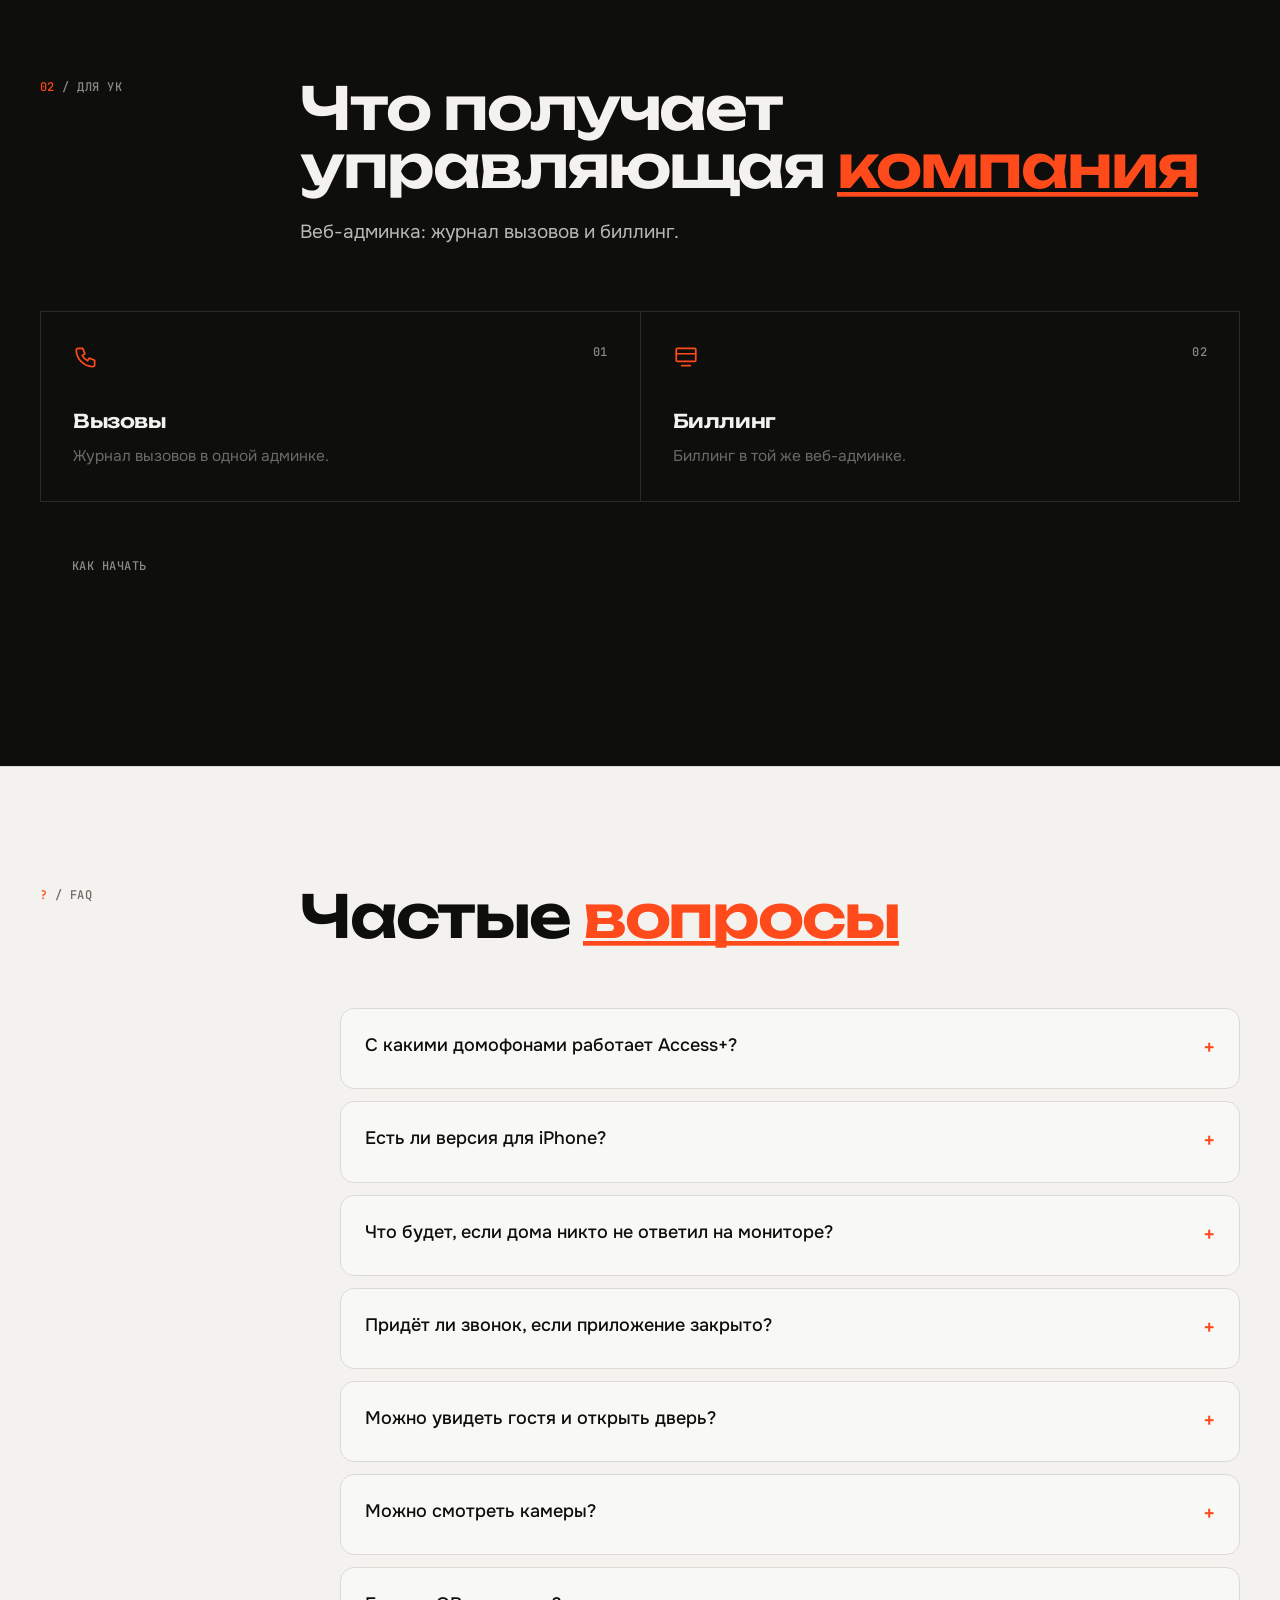
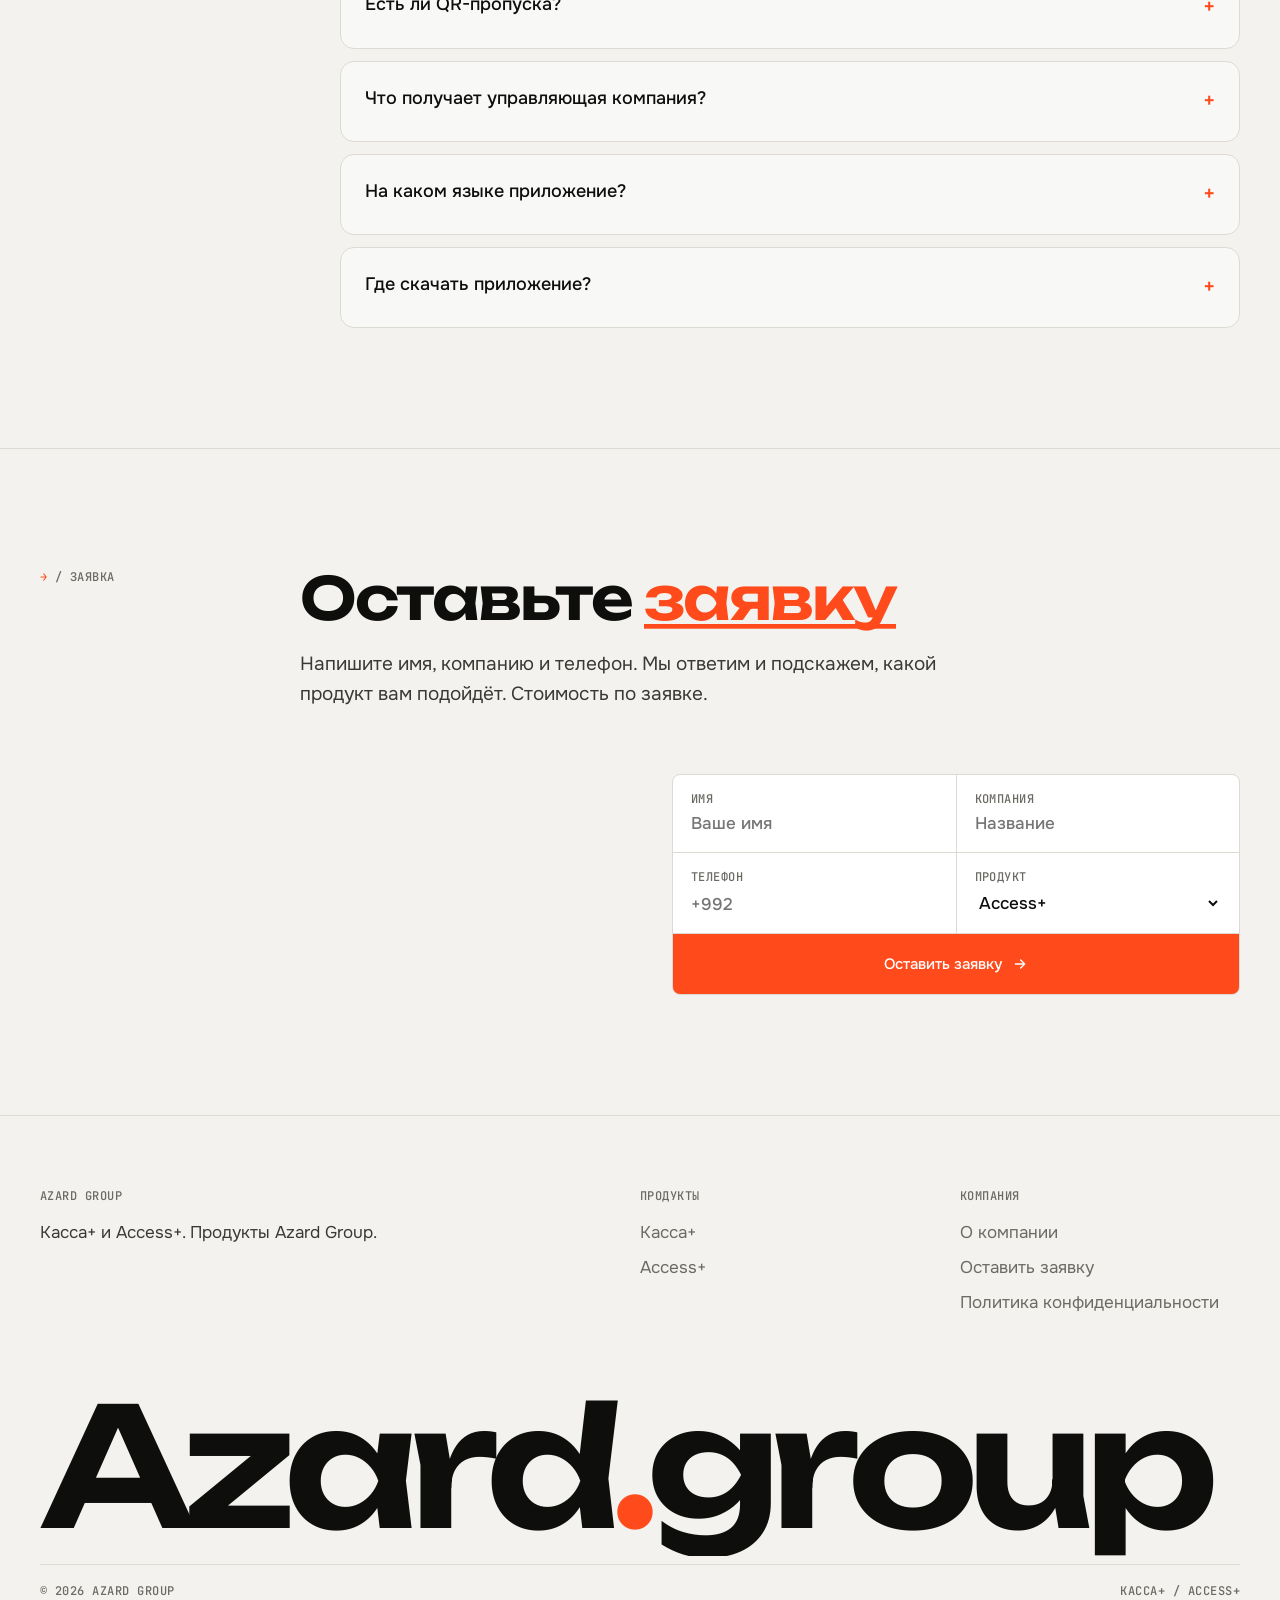
<file: access.html>
<!doctype html><html lang="ru"><head><meta charset="utf-8"><meta name="viewport" content="width=device-width,initial-scale=1"><title>Access+: звонок с домофона Hikvision на телефон</title><meta name="description" content="Access+: вызов с панели домофона Hikvision на телефон на Android. Видео, звук, открытие двери, камеры."><link rel="canonical" href="https://shonazzzar.github.io/azard-group-site/access.html"><meta property="og:type" content="website"><meta property="og:locale" content="ru_RU"><meta property="og:site_name" content="Azard Group"><meta property="og:title" content="Access+: звонок с домофона Hikvision на телефон"><meta property="og:description" content="Access+: вызов с панели домофона Hikvision на телефон на Android. Видео, звук, открытие двери, камеры."><meta property="og:url" content="https://shonazzzar.github.io/azard-group-site/access.html"><meta property="og:image" content="https://shonazzzar.github.io/azard-group-site/assets/pos-grocery-sale.png"><script type="application/ld+json">{"@context": "https://schema.org", "@graph": [{"@type": "SoftwareApplication", "name": "Access+", "applicationCategory": "CommunicationApplication", "operatingSystem": "Android", "inLanguage": "ru", "description": "Access+: звонок с домофона Hikvision на телефон. Для жильцов и управляющих компаний домов с панелями Hikvision.", "publisher": {"@id": "https://shonazzzar.github.io/azard-group-site/#org"}, "url": "https://shonazzzar.github.io/azard-group-site/access.html"}, {"@type": "BreadcrumbList", "itemListElement": [{"@type": "ListItem", "position": 1, "name": "Главная", "item": "https://shonazzzar.github.io/azard-group-site/"}, {"@type": "ListItem", "position": 2, "name": "Access+", "item": "https://shonazzzar.github.io/azard-group-site/access.html"}]}, {"@type": "FAQPage", "mainEntity": [{"@type": "Question", "name": "С какими домофонами работает Access+?", "acceptedAnswer": {"@type": "Answer", "text": "Проверено на вызывной панели Hikvision DS-KD9203-ME6 с домашним монитором и видеорегистратором Hikvision. Другие модели пока не проверялись."}}, {"@type": "Question", "name": "Есть ли версия для iPhone?", "acceptedAnswer": {"@type": "Answer", "text": "Пока нет, только Android."}}, {"@type": "Question", "name": "Что будет, если дома никто не ответил на мониторе?", "acceptedAnswer": {"@type": "Answer", "text": "Через 30 секунд звонок придёт в приложение."}}, {"@type": "Question", "name": "Придёт ли звонок, если приложение закрыто?", "acceptedAnswer": {"@type": "Answer", "text": "Да. Вызов откроется на весь экран, даже на заблокированном телефоне. На телефоне нужен интернет. Проверено на Android (Samsung)."}}, {"@type": "Question", "name": "Можно увидеть гостя и открыть дверь?", "acceptedAnswer": {"@type": "Answer", "text": "Да, при ответе идут видео и звук с панели, а дверь открывается из приложения."}}, {"@type": "Question", "name": "Можно смотреть камеры?", "acceptedAnswer": {"@type": "Answer", "text": "Да, камеры с видеорегистратора Hikvision."}}, {"@type": "Question", "name": "Есть ли QR-пропуска?", "acceptedAnswer": {"@type": "Answer", "text": "Нет."}}, {"@type": "Question", "name": "Что получает управляющая компания?", "acceptedAnswer": {"@type": "Answer", "text": "Веб-админку с вызовами и биллингом."}}, {"@type": "Question", "name": "На каком языке приложение?", "acceptedAnswer": {"@type": "Answer", "text": "На русском, скоро на таджикском."}}, {"@type": "Question", "name": "Где скачать приложение?", "acceptedAnswer": {"@type": "Answer", "text": "В Google Play его пока нет. Оставьте заявку, и команда поможет подключиться."}}]}]}</script><link rel="stylesheet" href="assets/s.css"></head><body><div class="rails"><div class="w"></div></div><nav><div class="w"><a href="index.html" class="logo"><i>A</i>Azard Group</a><button class="burg" aria-label="Меню" aria-expanded="false"><i></i><i></i></button><div class="nl"><a href="kassa.html" class="">Касса+</a><a href="access.html" class="on">Access+</a><a href="about.html" class="">О компании</a></div><a class="bt p" href="#demo">Оставить заявку<svg viewBox="0 0 24 24" fill="none" stroke="currentColor" stroke-width="2" stroke-linecap="round" stroke-linejoin="round"><path d="M5 12h14M13 6l6 6-6 6"/></svg></a></div></nav><main><header class="hero"><div class="w"><div class="top"><span class="mono"><b>●</b> Access+ / продукт Azard Group</span><span class="mono">Android / Hikvision</span></div>
<div class="hrow" style="grid-template-columns:1.3fr 1fr;align-items:center;margin-top:0"><div><h1 class="h rv" style="font-size:clamp(42px,6.4vw,100px)"><span>Звонок</span><span>с домофона Hikvision</span><span><em class="ac">на телефон</em></span></h1><p class="rv d1" style="margin-top:36px">Для жильцов и управляющих компаний домов с панелями Hikvision. Если монитор дома не ответил за 30 секунд, вызов приходит в приложение на Android.</p><div class="ctas rv d2" style="justify-content:flex-start;margin-top:30px"><a class="bt p" href="#demo">Оставить заявку<svg viewBox="0 0 24 24" fill="none" stroke="currentColor" stroke-width="2" stroke-linecap="round" stroke-linejoin="round"><path d="M5 12h14M13 6l6 6-6 6"/></svg></a></div><p class="mono" style="margin-top:30px">Android. Проверено на Hikvision DS-KD9203-ME6</p></div>
<div class="rv d2" style="display:flex;justify-content:center;padding-bottom:80px"><div class="ph" style="width:300px"><div class="in"><div class="call"><div class="mono" style="color:#ff4a1c">Входящий вызов</div><div style="font:600 22px Unbounded;margin-top:8px;letter-spacing:-.03em">Домофон</div><div style="font-size:13px;color:#9a9890">Панель Hikvision</div><div class="cv"><span>CAM 01</span><b></b></div><div class="bs"><i style="background:#3a3a36"><svg viewBox="0 0 24 24" fill="none" stroke="currentColor" stroke-width="2" stroke-linecap="round" stroke-linejoin="round"><path d="M6 6l12 12M18 6L6 18"/></svg></i><i style="background:#fff;color:#111"><svg viewBox="0 0 24 24" fill="none" stroke="currentColor" stroke-width="2" stroke-linecap="round" stroke-linejoin="round"><path d="M5 21V3h11v18M16 21h3M12 12h.01"/></svg></i><i style="background:#ff4a1c"><svg viewBox="0 0 24 24" fill="none" stroke="currentColor" stroke-width="2" stroke-linecap="round" stroke-linejoin="round"><path d="M5 4h4l2 5-2.5 1.5a11 11 0 0 0 5 5L15 13l5 2v4a2 2 0 0 1-2 2A16 16 0 0 1 3 6a2 2 0 0 1 2-2z"/></svg></i></div></div></div></div></div></div></div></header>
<section><div class="w"><div class="sh"><div class="mono"><b>01</b> / Возможности</div><div class="rv"><h2 class="h">Как доходит <em class='ac'>звонок</em></h2></div></div><div class="g g4"><div class="cell rv "><div style="display:flex;justify-content:space-between"><svg viewBox="0 0 24 24" fill="none" stroke="currentColor" stroke-width="1.6" stroke-linecap="round" stroke-linejoin="round"><circle cx="12" cy="14" r="8"/><path d="M12 10v4l2 2M9 2h6"/></svg><span class="mono">01</span></div><h3>30 секунд</h3><p>Если домашний монитор не ответил за 30 секунд, звонок приходит в приложение.</p></div><div class="cell rv d1"><div style="display:flex;justify-content:space-between"><svg viewBox="0 0 24 24" fill="none" stroke="currentColor" stroke-width="1.6" stroke-linecap="round" stroke-linejoin="round"><rect x="5" y="11" width="14" height="10" rx="1"/><path d="M8 11V7a4 4 0 0 1 8 0v4"/></svg><span class="mono">02</span></div><h3>Даже на блокировке</h3><p>Полноэкранный входящий вызов даже на заблокированном телефоне.</p></div><div class="cell rv d2"><div style="display:flex;justify-content:space-between"><svg viewBox="0 0 24 24" fill="none" stroke="currentColor" stroke-width="1.6" stroke-linecap="round" stroke-linejoin="round"><path d="M5 21V3h11v18M16 21h3M12 12h.01"/></svg><span class="mono">03</span></div><h3>Видео, звук, дверь</h3><p>Видео и звук с панели, открытие двери из приложения.</p></div><div class="cell rv d3"><div style="display:flex;justify-content:space-between"><svg viewBox="0 0 24 24" fill="none" stroke="currentColor" stroke-width="1.6" stroke-linecap="round" stroke-linejoin="round"><path d="M3 7h4l2-3h6l2 3h4v13H3zM12 17a4 4 0 1 0 0-8 4 4 0 0 0 0 8z"/></svg><span class="mono">04</span></div><h3>Камеры</h3><p>Просмотр камер с видеорегистратора.</p></div></div></div></section>
<section class="off"><div class="w"><div class="sh"><div class="mono"><b>02</b> / Для УК</div><div class="rv"><h2 class="h">Что получает управляющая <em class='ac'>компания</em></h2><p>Веб-админка: журнал вызовов и биллинг.</p></div></div><div class="g g2"><div class="cell rv "><div style="display:flex;justify-content:space-between"><svg viewBox="0 0 24 24" fill="none" stroke="currentColor" stroke-width="1.6" stroke-linecap="round" stroke-linejoin="round"><path d="M5 4h4l2 5-2.5 1.5a11 11 0 0 0 5 5L15 13l5 2v4a2 2 0 0 1-2 2A16 16 0 0 1 3 6a2 2 0 0 1 2-2z"/></svg><span class="mono">01</span></div><h3>Вызовы</h3><p>Журнал вызовов в одной админке.</p></div><div class="cell rv d1"><div style="display:flex;justify-content:space-between"><svg viewBox="0 0 24 24" fill="none" stroke="currentColor" stroke-width="1.6" stroke-linecap="round" stroke-linejoin="round"><rect x="3" y="4" width="18" height="12" rx="1"/><path d="M3 9h18M8 20h8"/></svg><span class="mono">02</span></div><h3>Биллинг</h3><p>Биллинг в той же веб-админке.</p></div></div>
<div class="cell rv" style="margin-top:24px;padding:32px"><div class="mono">Как начать</div><p style="margin-top:12px;font-size:17px;color:var(--ink)">Оставьте заявку. Команда поможет подключить дом и приложение. В Google Play приложения пока нет.</p></div></div></section><section id="faq"><div class="w"><div class="sh"><div class="mono"><b>?</b> / FAQ</div><div class="rv"><h2 class="h">Частые <em class="ac">вопросы</em></h2></div></div><div class="fqs"><details class="fq rv"><summary><span>С какими домофонами работает Access+?</span><i>+</i></summary><p>Проверено на вызывной панели Hikvision DS-KD9203-ME6 с домашним монитором и видеорегистратором Hikvision. Другие модели пока не проверялись.</p></details><details class="fq rv"><summary><span>Есть ли версия для iPhone?</span><i>+</i></summary><p>Пока нет, только Android.</p></details><details class="fq rv"><summary><span>Что будет, если дома никто не ответил на мониторе?</span><i>+</i></summary><p>Через 30 секунд звонок придёт в приложение.</p></details><details class="fq rv"><summary><span>Придёт ли звонок, если приложение закрыто?</span><i>+</i></summary><p>Да. Вызов откроется на весь экран, даже на заблокированном телефоне. На телефоне нужен интернет. Проверено на Android (Samsung).</p></details><details class="fq rv"><summary><span>Можно увидеть гостя и открыть дверь?</span><i>+</i></summary><p>Да, при ответе идут видео и звук с панели, а дверь открывается из приложения.</p></details><details class="fq rv"><summary><span>Можно смотреть камеры?</span><i>+</i></summary><p>Да, камеры с видеорегистратора Hikvision.</p></details><details class="fq rv"><summary><span>Есть ли QR-пропуска?</span><i>+</i></summary><p>Нет.</p></details><details class="fq rv"><summary><span>Что получает управляющая компания?</span><i>+</i></summary><p>Веб-админку с вызовами и биллингом.</p></details><details class="fq rv"><summary><span>На каком языке приложение?</span><i>+</i></summary><p>На русском, скоро на таджикском.</p></details><details class="fq rv"><summary><span>Где скачать приложение?</span><i>+</i></summary><p>В Google Play его пока нет. Оставьте заявку, и команда поможет подключиться.</p></details></div></div></section><section id="demo"><div class="w"><div class="sh"><div class="mono"><b>→</b> / Заявка</div><div class="rv"><h2 class="h">Оставьте <em class='ac'>заявку</em></h2><p>Напишите имя, компанию и телефон. Мы ответим и подскажем, какой продукт вам подойдёт. Стоимость по заявке.</p></div></div><div class="fm"><div></div><form class="rv"><label><span class="mono">Имя</span><input required placeholder="Ваше имя"></label><label><span class="mono">Компания</span><input placeholder="Название"></label><label><span class="mono">Телефон</span><input required type="tel" placeholder="+992"></label><label><span class="mono">Продукт</span><select><option>Касса+</option><option selected>Access+</option></select></label><button class="bt p">Оставить заявку <svg viewBox="0 0 24 24" fill="none" stroke="currentColor" stroke-width="2" stroke-linecap="round" stroke-linejoin="round"><path d="M5 12h14M13 6l6 6-6 6"/></svg></button><div class="ok">Спасибо, заявка принята.</div></form></div></div></section></main><footer><div class="w"><div class="fg"><div><div class="mono" style="margin-bottom:14px">Azard Group</div><p style="max-width:360px;color:#3a3935">Касса+ и Access+. Продукты Azard Group.</p></div><div><div class="mono" style="margin-bottom:10px">Продукты</div><a href="kassa.html">Касса+</a><a href="access.html">Access+</a></div><div><div class="mono" style="margin-bottom:10px">Компания</div><a href="about.html">О компании</a><a href="index.html#demo">Оставить заявку</a><a href="privacy.html">Политика конфиденциальности</a></div></div><div class="wm">Azard<em>.</em>group</div><div class="fb mono"><span>© 2026 Azard Group</span><span>Касса+ / Access+</span></div></div></footer><script src="assets/a.js"></script></body></html>
</file>
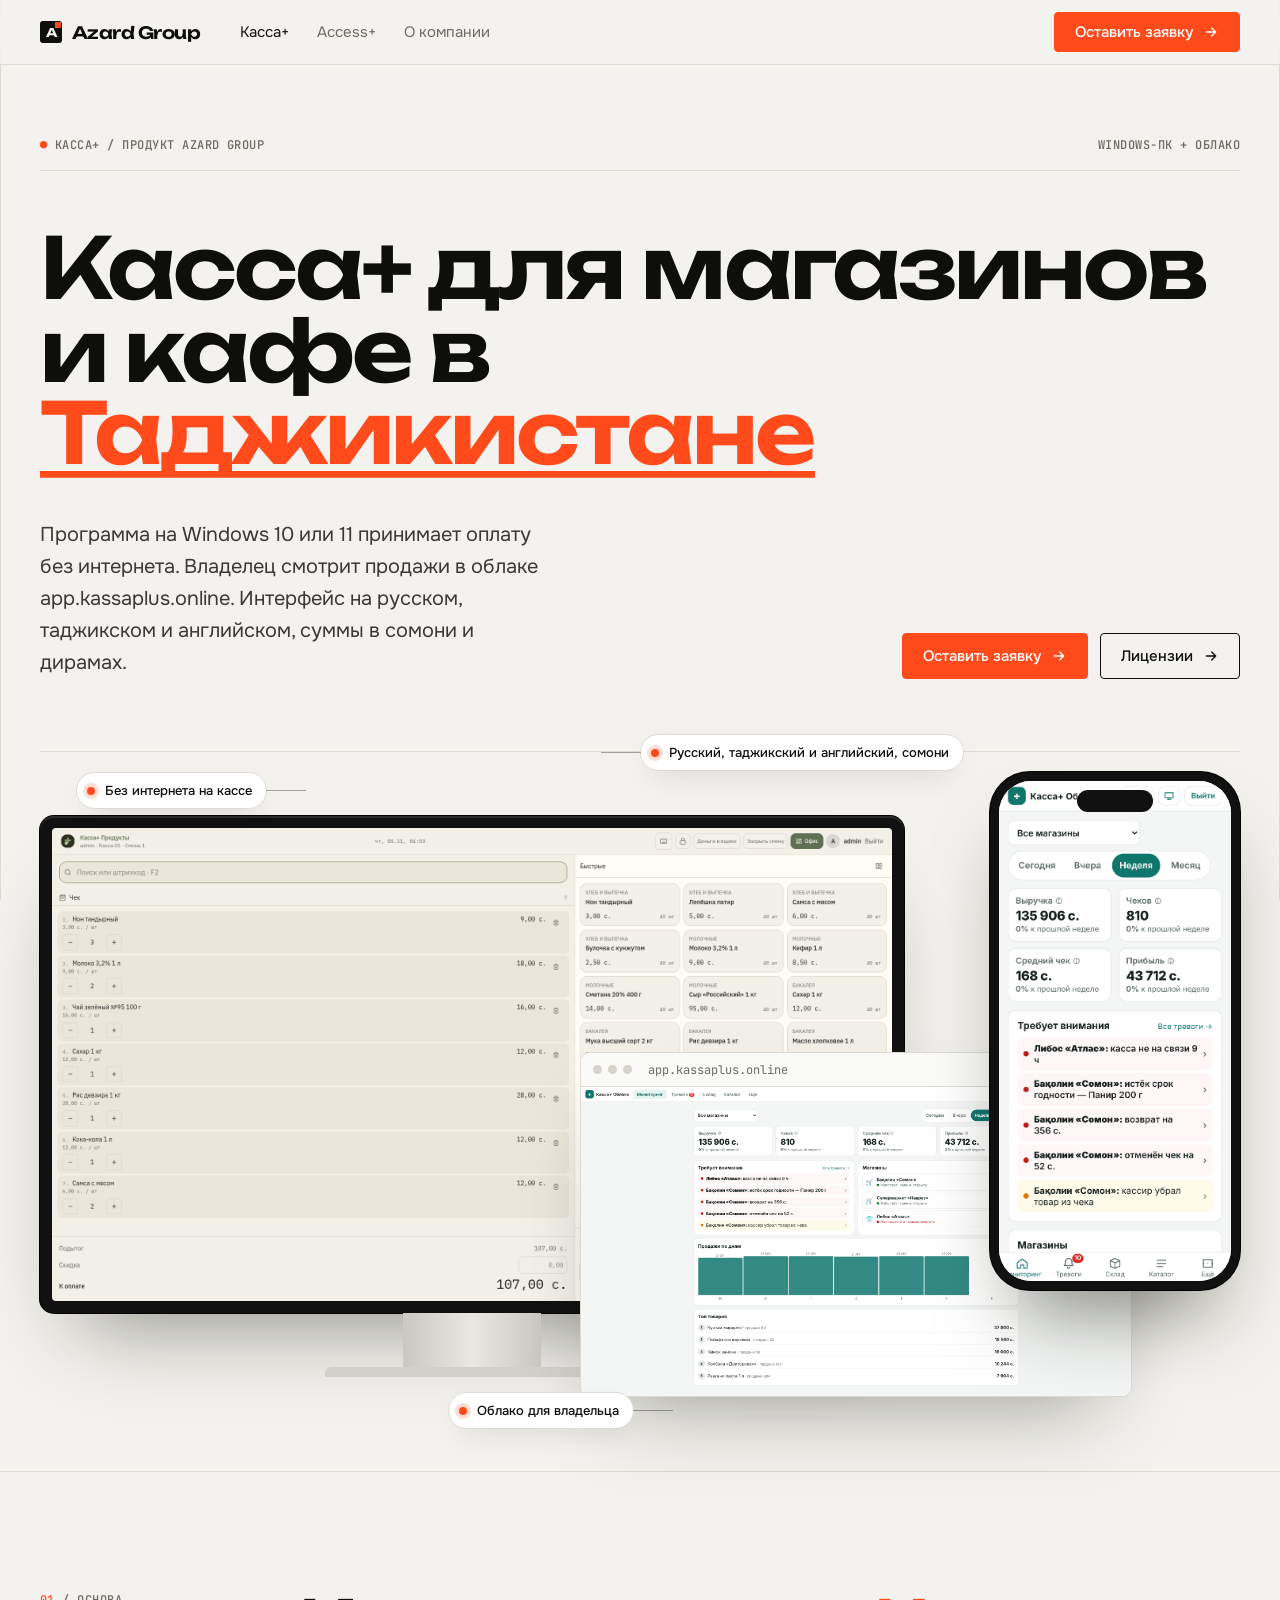
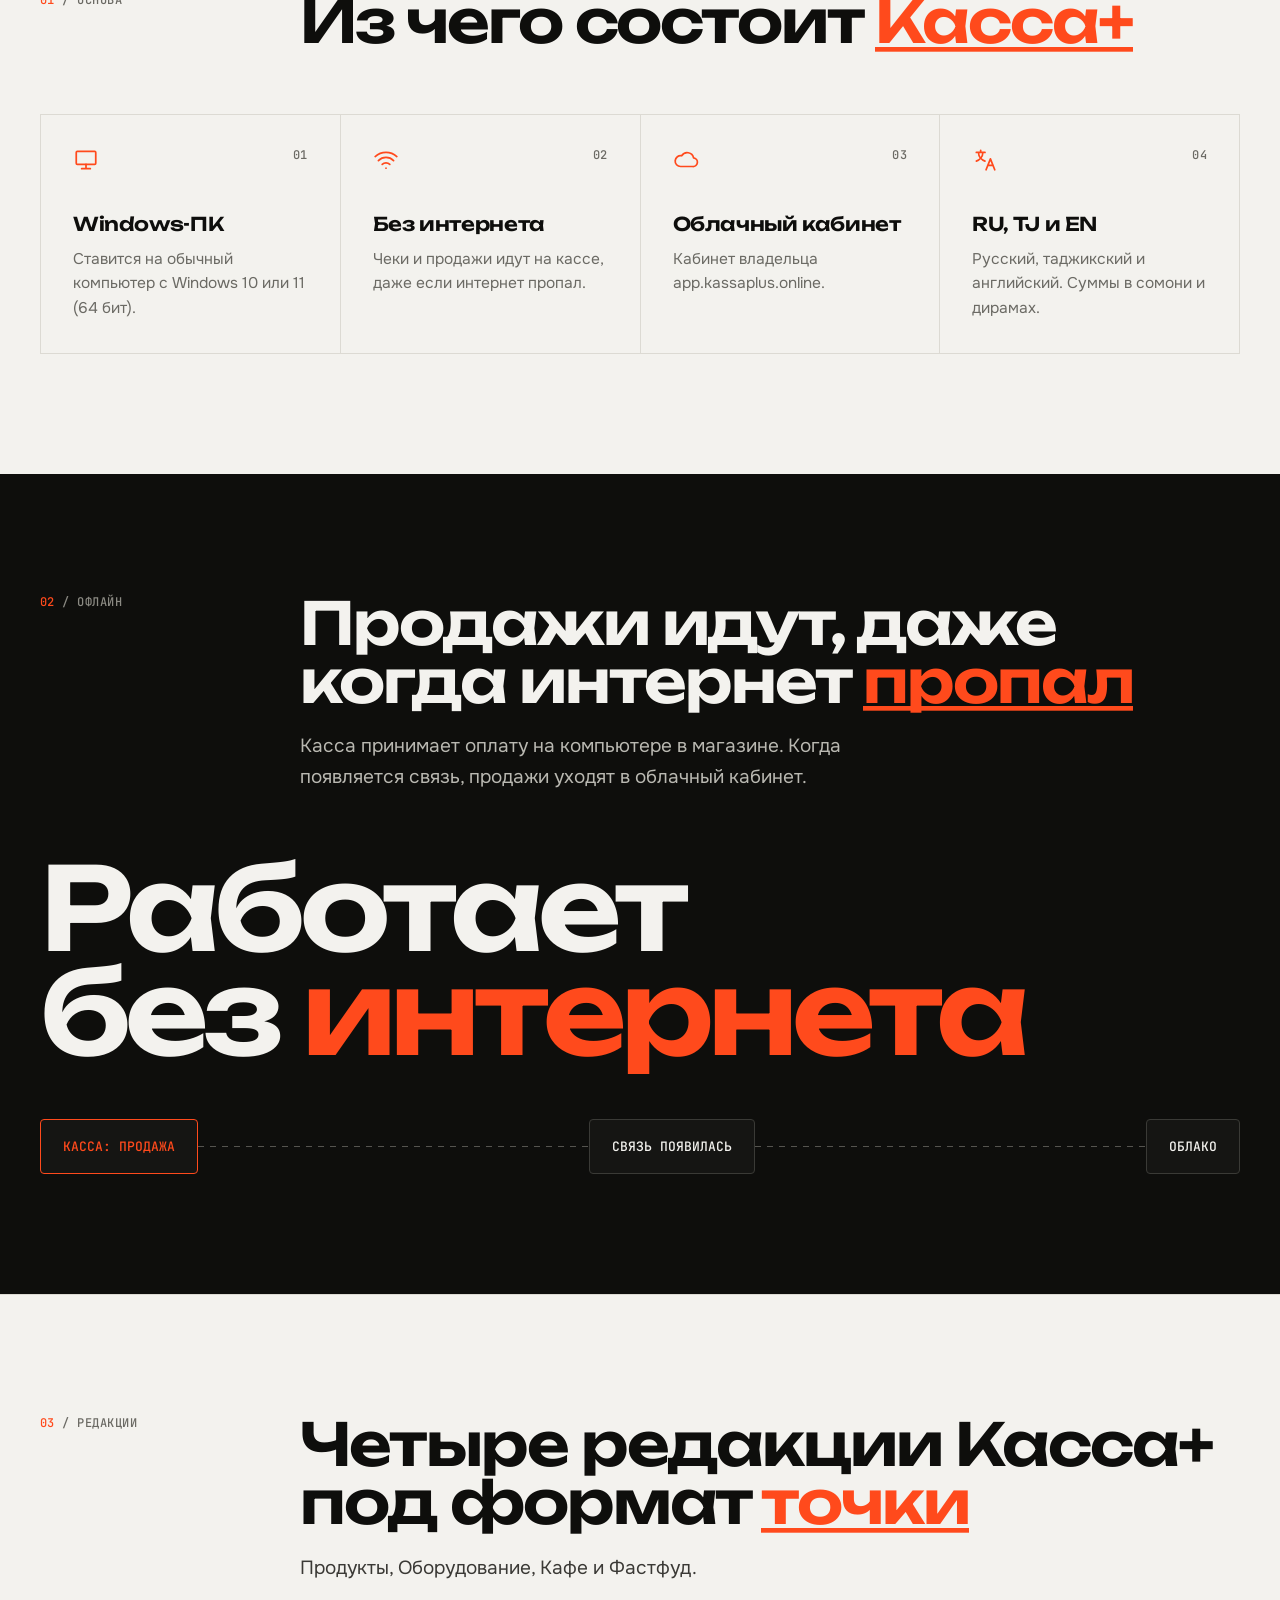
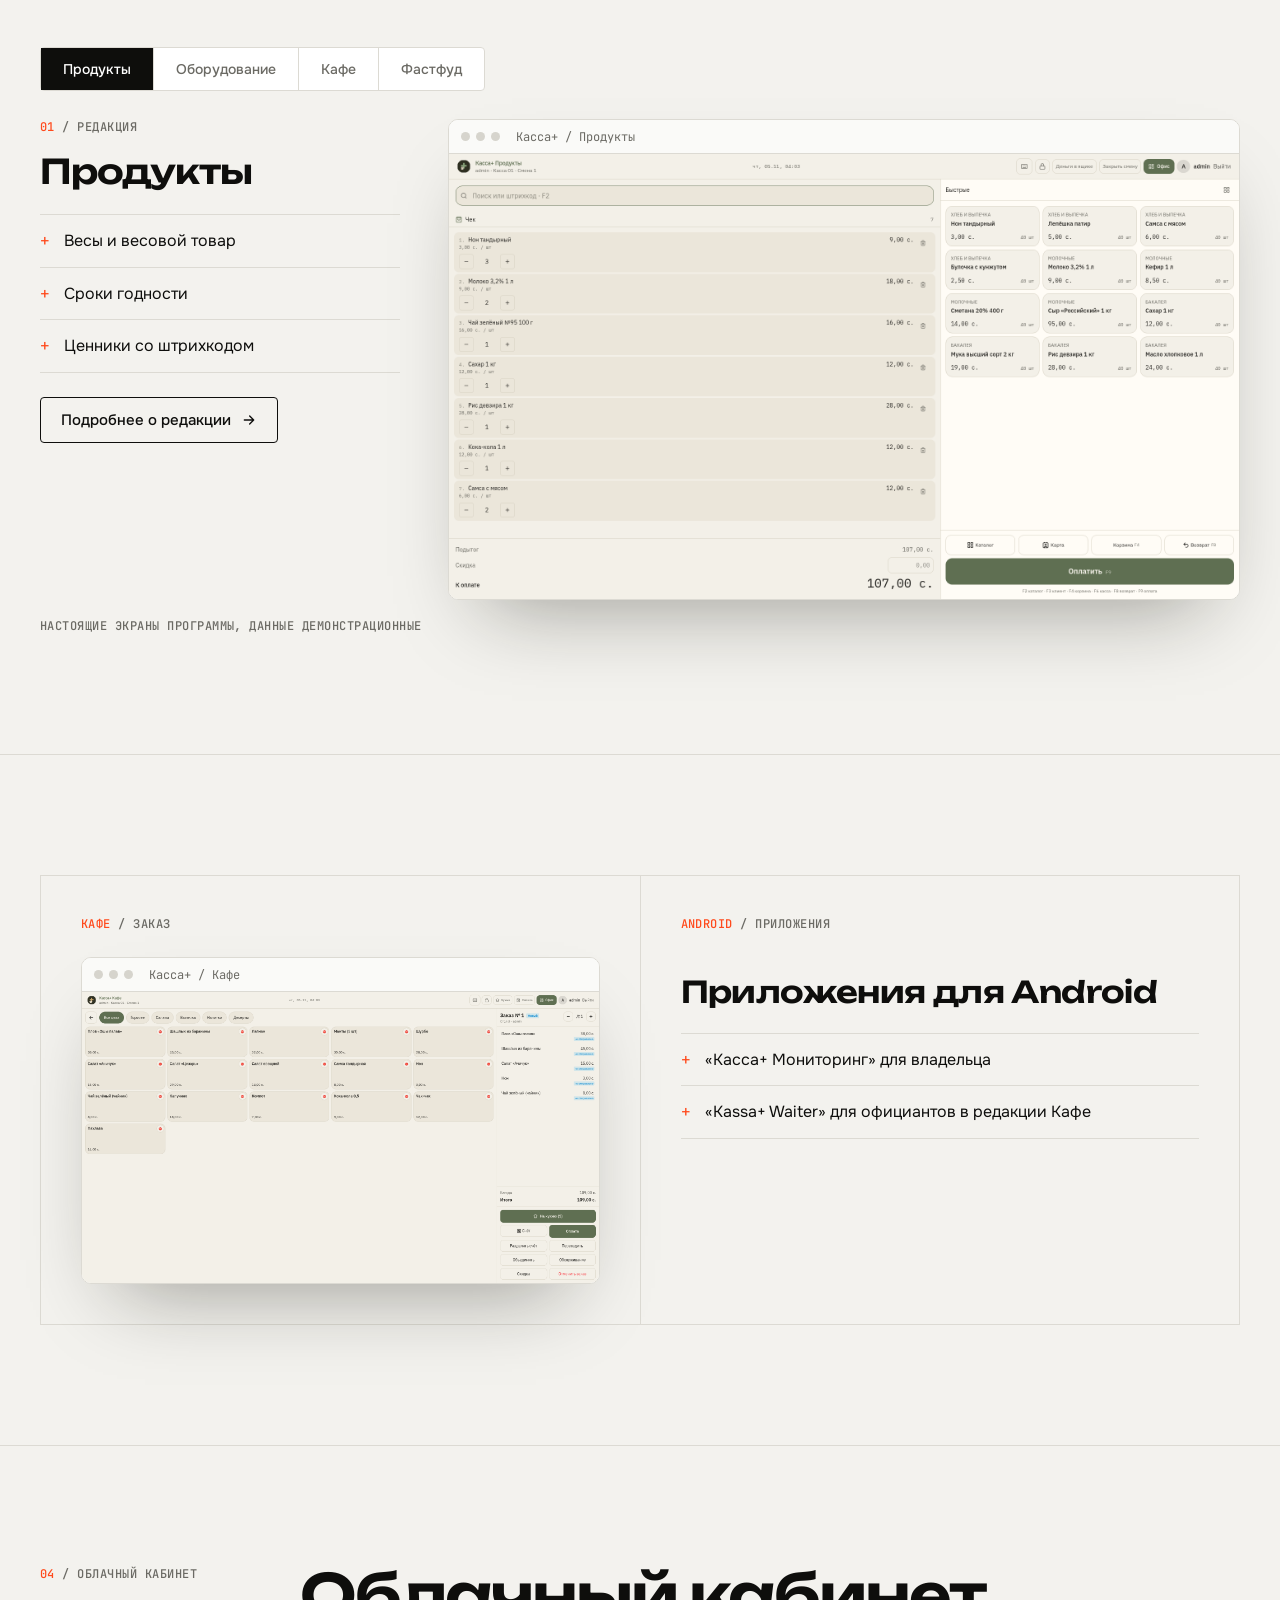
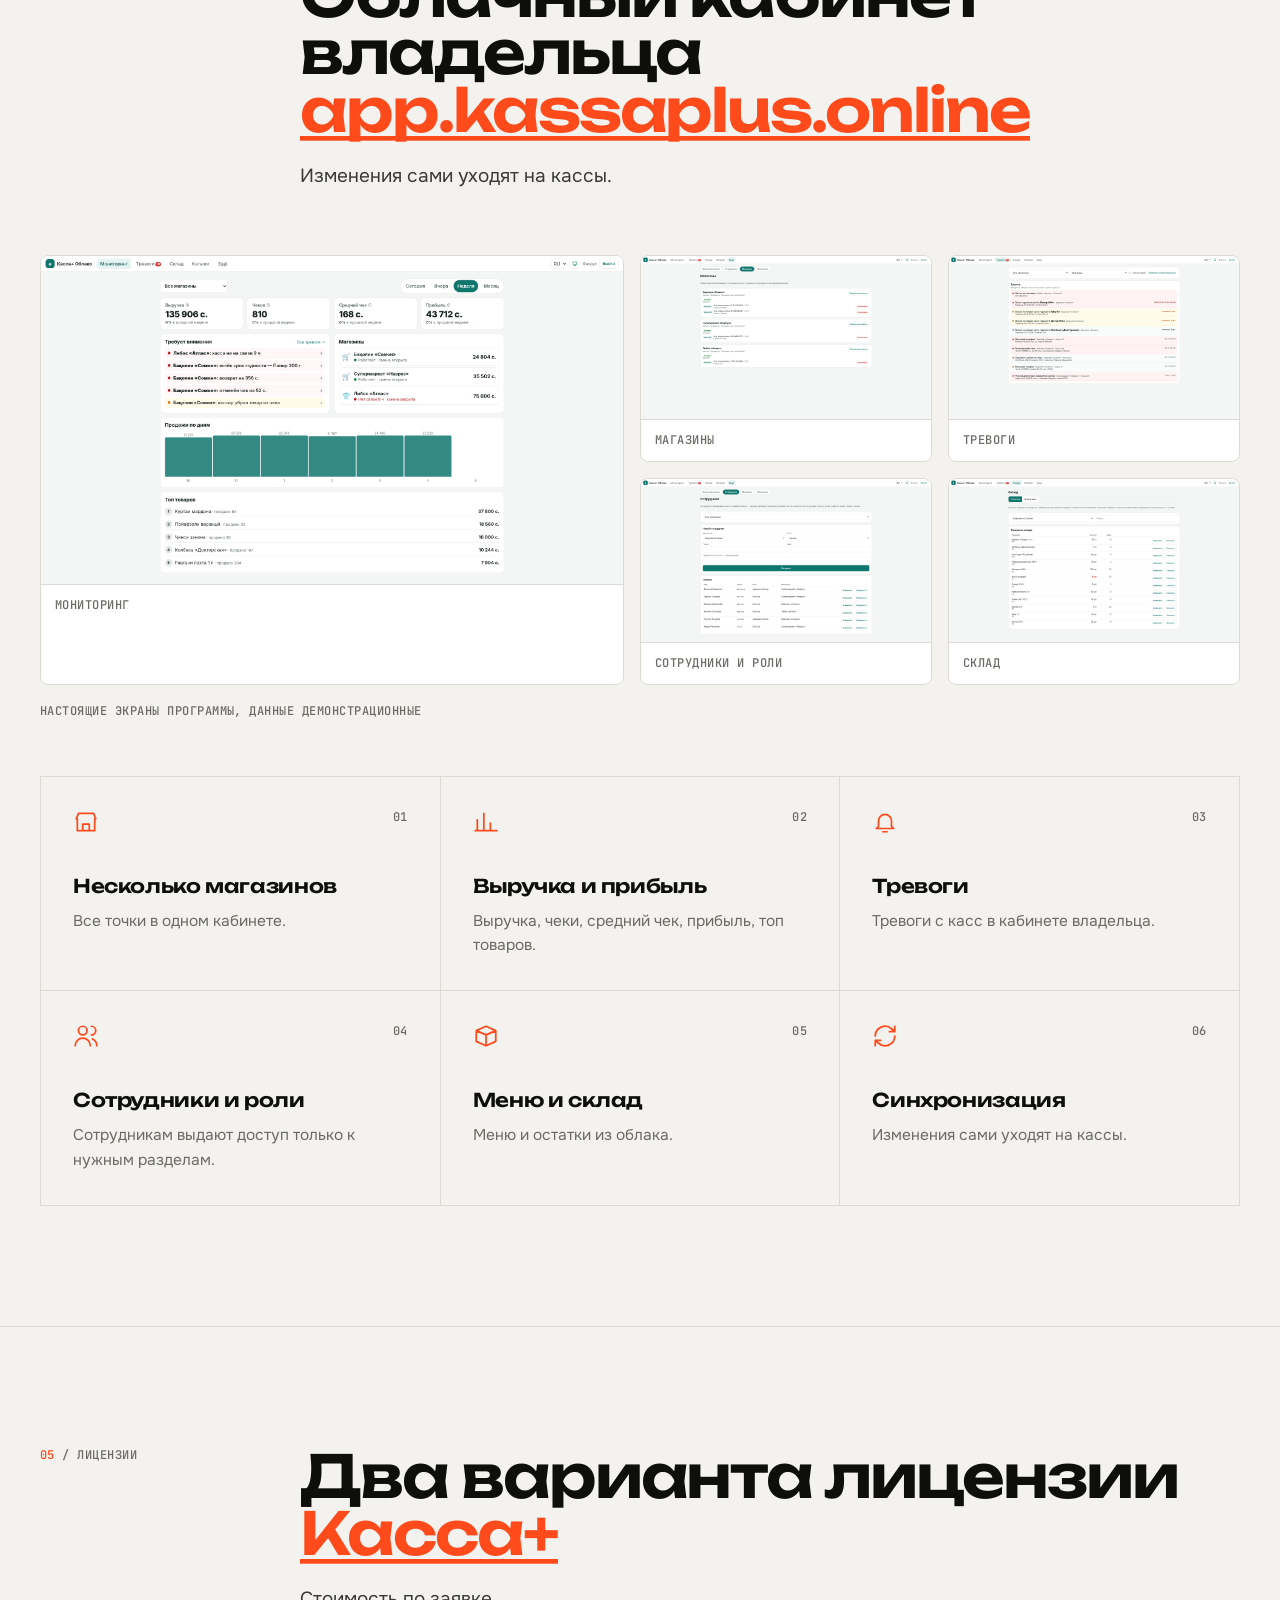
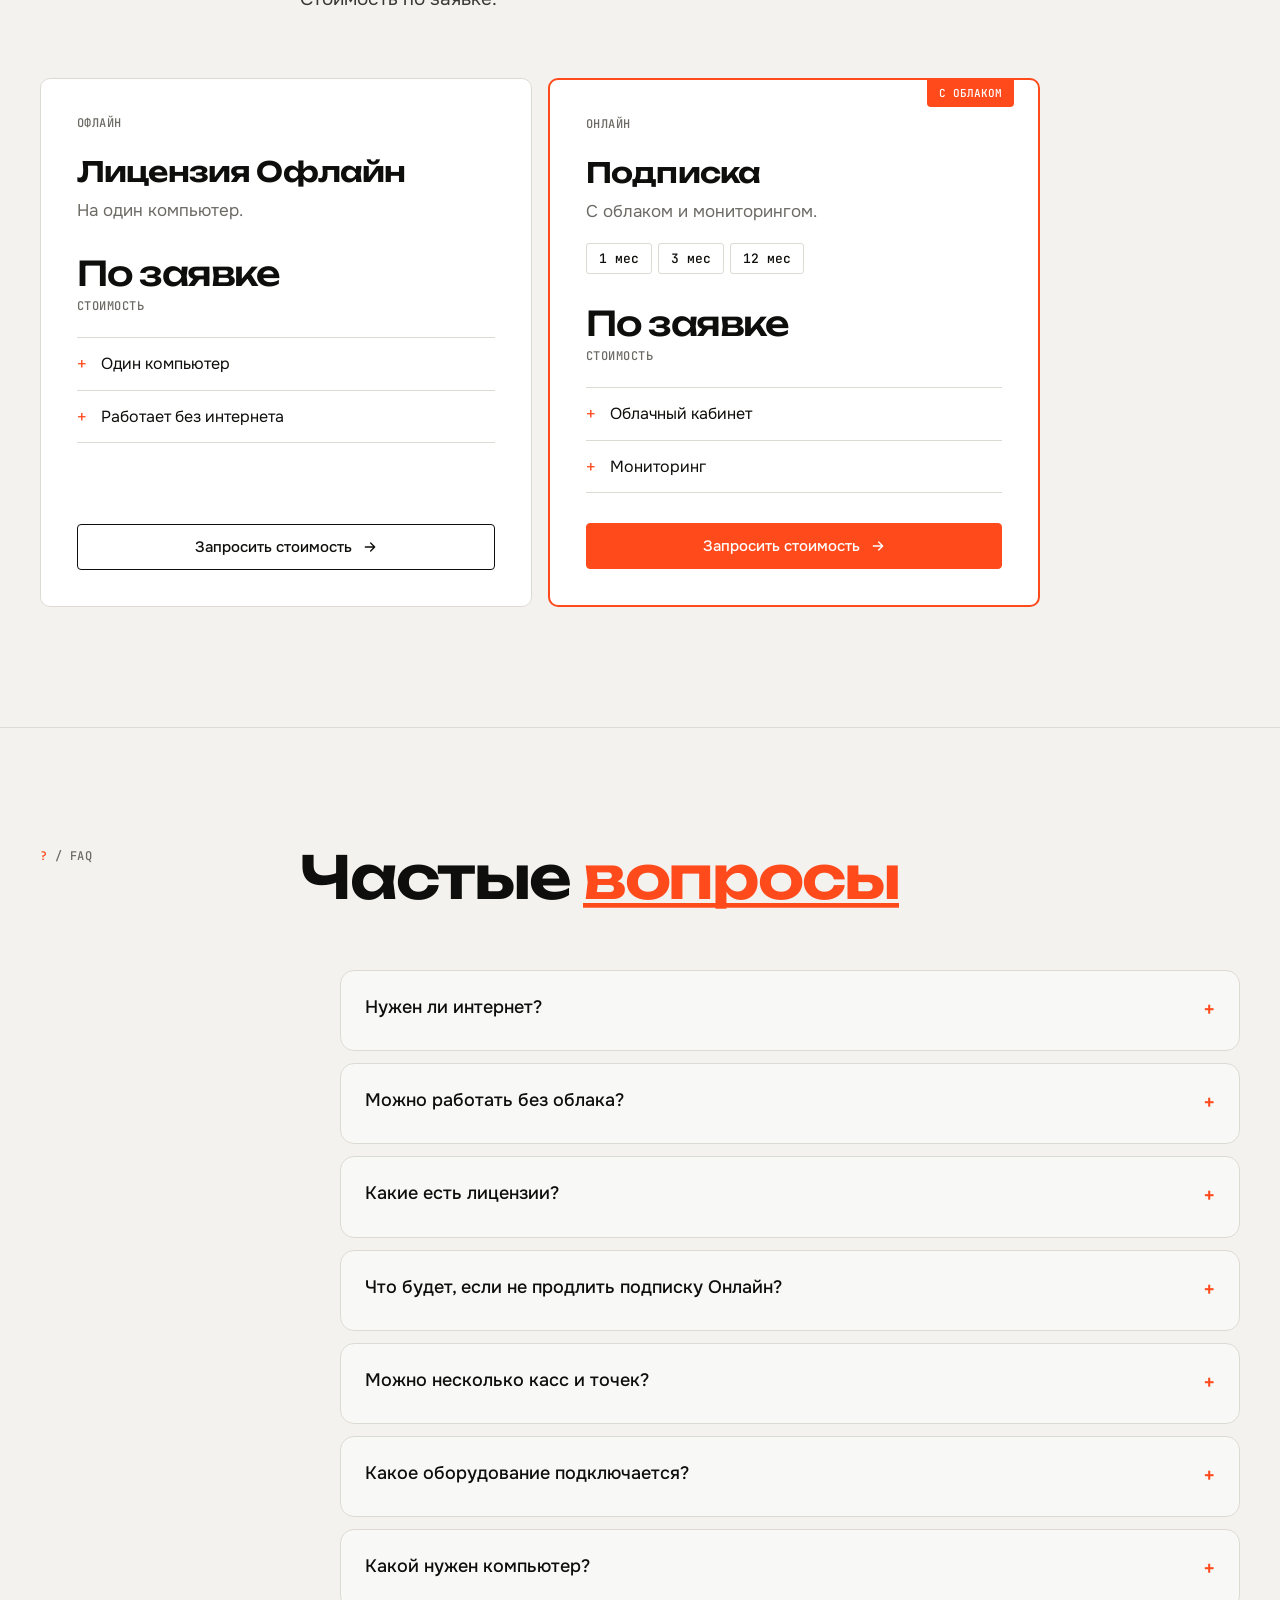
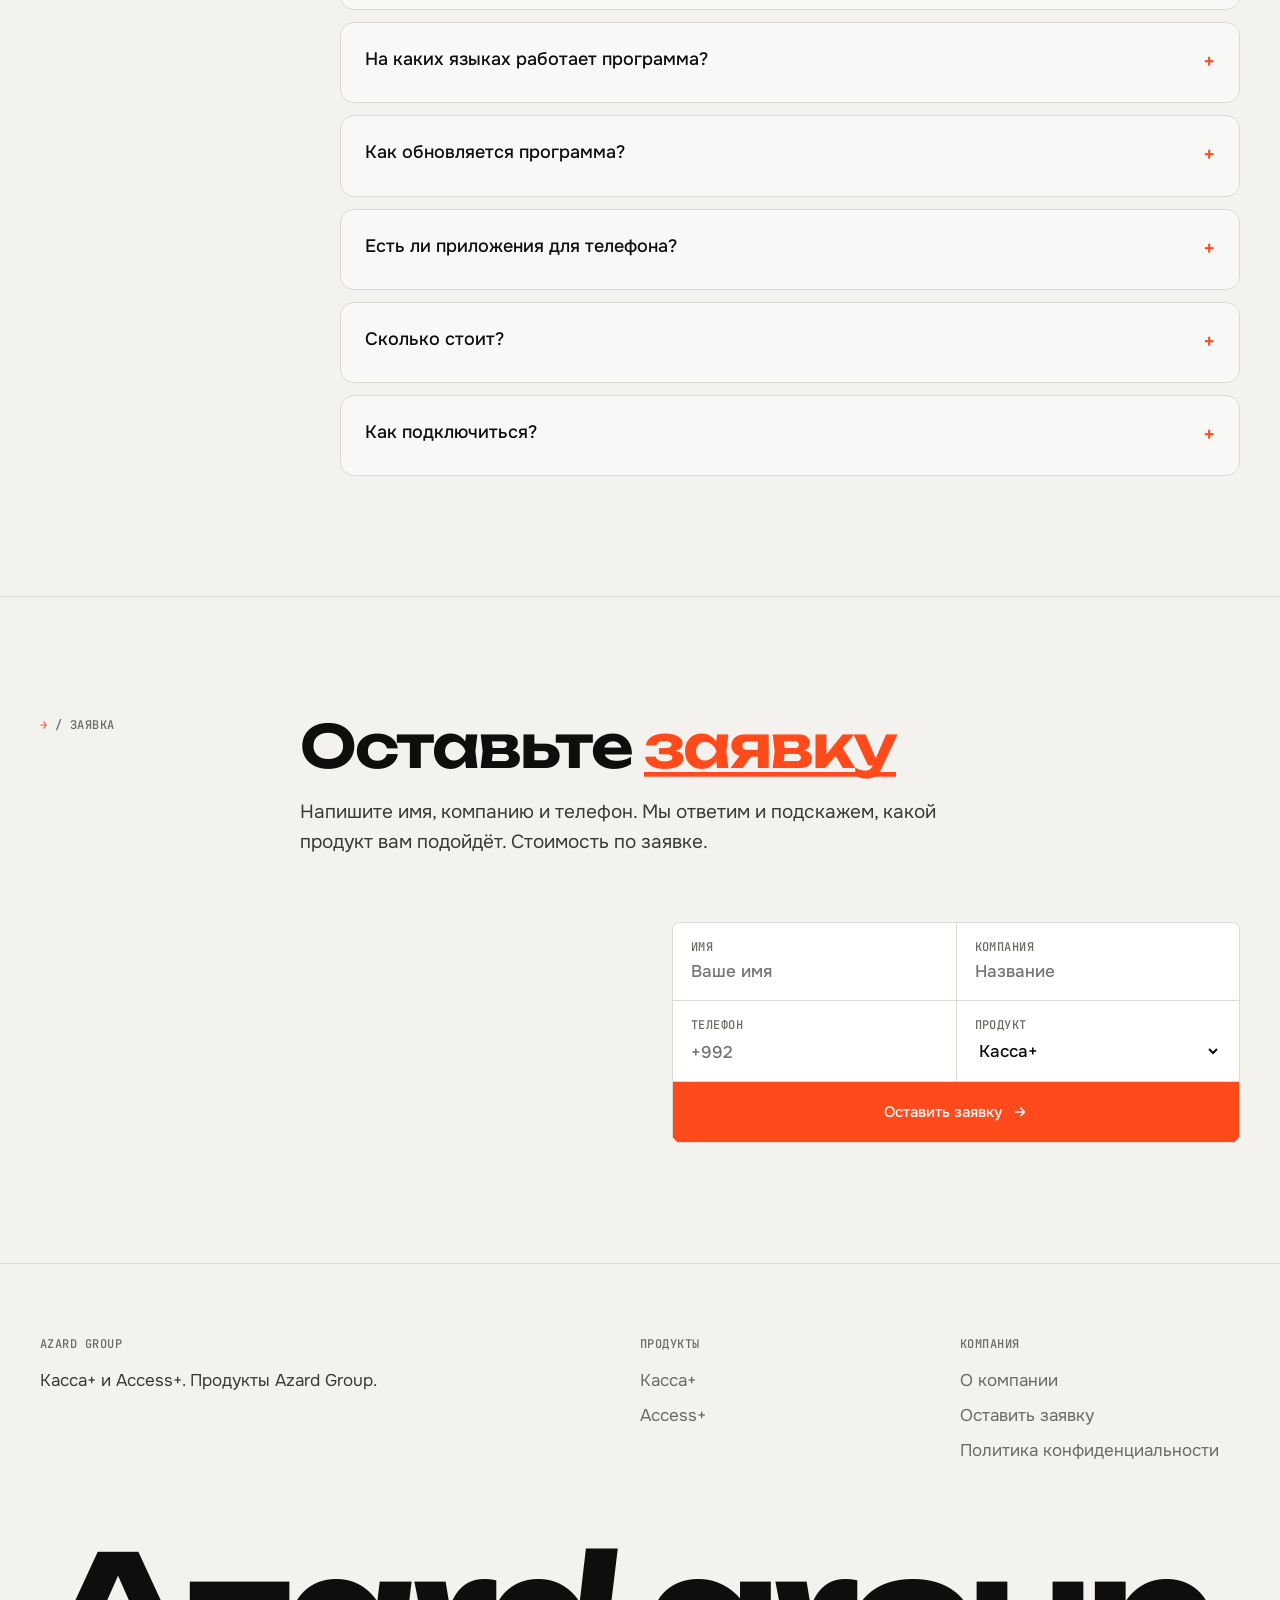
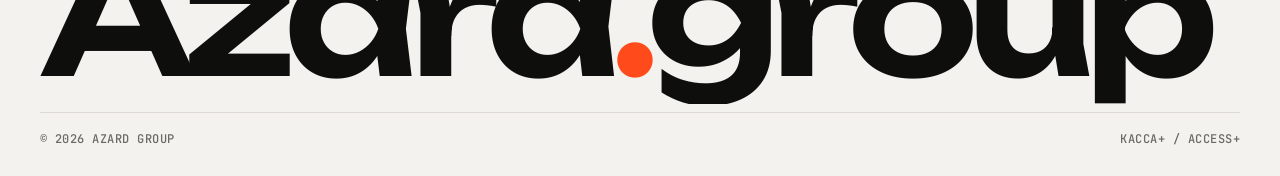
<file: kassa.html>
<!doctype html><html lang="ru"><head><meta charset="utf-8"><meta name="viewport" content="width=device-width,initial-scale=1"><title>Касса+: программа для кассы магазина и кафе без интернета</title><meta name="description" content="Касса+: кассовая программа для магазинов и кафе в Таджикистане. Работает без интернета, облачный кабинет, русский, таджикский и английский, сомони."><link rel="canonical" href="https://shonazzzar.github.io/azard-group-site/kassa.html"><meta property="og:type" content="website"><meta property="og:locale" content="ru_RU"><meta property="og:site_name" content="Azard Group"><meta property="og:title" content="Касса+: программа для кассы магазина и кафе без интернета"><meta property="og:description" content="Касса+: кассовая программа для магазинов и кафе в Таджикистане. Работает без интернета, облачный кабинет, русский, таджикский и английский, сомони."><meta property="og:url" content="https://shonazzzar.github.io/azard-group-site/kassa.html"><meta property="og:image" content="https://shonazzzar.github.io/azard-group-site/assets/cloud-monitoring.png"><script type="application/ld+json">{"@context": "https://schema.org", "@graph": [{"@type": "SoftwareApplication", "name": "Касса+", "applicationCategory": "BusinessApplication", "operatingSystem": "Windows, Android", "inLanguage": ["ru", "tg", "en"], "description": "Касса+: кассовая программа для магазинов и кафе в Таджикистане. Работает без интернета, облачный кабинет владельца, русский, таджикский и английский, сомони и дирамы.", "publisher": {"@id": "https://shonazzzar.github.io/azard-group-site/#org"}, "url": "https://shonazzzar.github.io/azard-group-site/kassa.html"}, {"@type": "BreadcrumbList", "itemListElement": [{"@type": "ListItem", "position": 1, "name": "Главная", "item": "https://shonazzzar.github.io/azard-group-site/"}, {"@type": "ListItem", "position": 2, "name": "Касса+", "item": "https://shonazzzar.github.io/azard-group-site/kassa.html"}]}, {"@type": "FAQPage", "mainEntity": [{"@type": "Question", "name": "Нужен ли интернет?", "acceptedAnswer": {"@type": "Answer", "text": "Для продаж и печати чеков не нужен. Интернет нужен облачному кабинету и мониторингу: когда связь появится, данные отправятся сами."}}, {"@type": "Question", "name": "Можно работать без облака?", "acceptedAnswer": {"@type": "Answer", "text": "Да, для этого есть лицензия Офлайн. Это ключ на один компьютер без облака."}}, {"@type": "Question", "name": "Какие есть лицензии?", "acceptedAnswer": {"@type": "Answer", "text": "Офлайн на один компьютер и Онлайн, подписка на 1, 3 или 12 месяцев с облаком и приложением «Касса+ Мониторинг»."}}, {"@type": "Question", "name": "Что будет, если не продлить подписку Онлайн?", "acceptedAnswer": {"@type": "Answer", "text": "Касса продолжит продавать. Облако и кабинет владельца отключатся до продления."}}, {"@type": "Question", "name": "Можно несколько касс и точек?", "acceptedAnswer": {"@type": "Answer", "text": "Да. Кассы одной точки работают с общей базой по локальной сети. Все точки, даже разных редакций, видны в одном кабинете владельца."}}, {"@type": "Question", "name": "Какое оборудование подключается?", "acceptedAnswer": {"@type": "Answer", "text": "Сканеры штрихкодов, весы, принтеры чеков и этикеток. В Кафе и Фастфуде есть экран кухни, в Фастфуде ещё экран выдачи."}}, {"@type": "Question", "name": "Какой нужен компьютер?", "acceptedAnswer": {"@type": "Answer", "text": "Windows 10 или 11, 64-битная версия."}}, {"@type": "Question", "name": "На каких языках работает программа?", "acceptedAnswer": {"@type": "Answer", "text": "На русском, таджикском и английском. Суммы в сомони и дирамах."}}, {"@type": "Question", "name": "Как обновляется программа?", "acceptedAnswer": {"@type": "Answer", "text": "По кнопке. Дополнительные кассы могут брать обновление с главной кассы по локальной сети."}}, {"@type": "Question", "name": "Есть ли приложения для телефона?", "acceptedAnswer": {"@type": "Answer", "text": "Да, для Android: «Касса+ Мониторинг» для владельца и Kassa+ Waiter для официантов в Кафе."}}, {"@type": "Question", "name": "Сколько стоит?", "acceptedAnswer": {"@type": "Answer", "text": "Зависит от редакции, лицензии и числа касс. Оставьте заявку, и мы подберём вариант."}}, {"@type": "Question", "name": "Как подключиться?", "acceptedAnswer": {"@type": "Answer", "text": "Оставьте заявку, получите логин в кабинет и код подключения, установите Касса+ на Windows и подключите кассу по коду."}}]}]}</script><link rel="stylesheet" href="assets/s.css"></head><body><div class="rails"><div class="w"></div></div><nav><div class="w"><a href="index.html" class="logo"><i>A</i>Azard Group</a><button class="burg" aria-label="Меню" aria-expanded="false"><i></i><i></i></button><div class="nl"><a href="kassa.html" class="on">Касса+</a><a href="access.html" class="">Access+</a><a href="about.html" class="">О компании</a></div><a class="bt p" href="#demo">Оставить заявку<svg viewBox="0 0 24 24" fill="none" stroke="currentColor" stroke-width="2" stroke-linecap="round" stroke-linejoin="round"><path d="M5 12h14M13 6l6 6-6 6"/></svg></a></div></nav><main><header class="hero"><div class="w"><div class="top"><span class="mono"><b>●</b> Касса+ / продукт Azard Group</span><span class="mono">Windows-ПК + облако</span></div>
<h1 class="h rv" style="font-size:clamp(42px,6.6vw,104px)"><span>Касса+ для магазинов</span><span>и кафе в <em class="ac">Таджикистане</em></span></h1>
<div class="hrow"><p class="rv d1">Программа на Windows 10 или 11 принимает оплату без интернета. Владелец смотрит продажи в облаке app.kassaplus.online. Интерфейс на русском, таджикском и английском, суммы в сомони и дирамах.</p><div class="ctas rv d2"><a class="bt p" href="#demo">Оставить заявку<svg viewBox="0 0 24 24" fill="none" stroke="currentColor" stroke-width="2" stroke-linecap="round" stroke-linejoin="round"><path d="M5 12h14M13 6l6 6-6 6"/></svg></a><a class="bt o" href="#lic">Лицензии<svg viewBox="0 0 24 24" fill="none" stroke="currentColor" stroke-width="2" stroke-linecap="round" stroke-linejoin="round"><path d="M5 12h14M13 6l6 6-6 6"/></svg></a></div></div><div class="stage"><div class="mon rv"><div class="sc"><img src="assets/pos-grocery-sale.png" alt="Касса+ Продукты: экран продажи на Windows-ПК"></div><div class="neck"></div><div class="ft"></div></div><div class="brw rv d2" style=""><div class="bar"><i></i><i></i><i></i><span>app.kassaplus.online</span></div><img src="assets/cloud-monitoring.png" alt="Облачный кабинет Касса+: мониторинг выручки" loading="lazy"></div><div class="rv d3" style="position:absolute;right:0;top:20px"><div class="ph" style="position:static" style=""><div class="in"><img src="assets/cloud-monitoring-mobile.png" alt="Облачный кабинет Касса+ на телефоне"></div></div></div>
<div class="co l" style="left:3%;top:20px"><i></i>Без интернета на кассе</div><div class="co r" style="left:50%;top:-18px"><i></i>Русский, таджикский и английский, сомони</div><div class="co l" style="left:34%;top:640px"><i></i>Облако для владельца</div></div></div></header>
<section><div class="w"><div class="sh"><div class="mono"><b>01</b> / Основа</div><div class="rv"><h2 class="h">Из чего состоит <em class='ac'>Касса+</em></h2></div></div><div class="g g4"><div class="cell rv "><div style="display:flex;justify-content:space-between"><svg viewBox="0 0 24 24" fill="none" stroke="currentColor" stroke-width="1.6" stroke-linecap="round" stroke-linejoin="round"><rect x="3" y="4" width="18" height="12" rx="1"/><path d="M8 20h8M12 16v4"/></svg><span class="mono">01</span></div><h3>Windows-ПК</h3><p>Ставится на обычный компьютер с Windows 10 или 11 (64 бит).</p></div><div class="cell rv d1"><div style="display:flex;justify-content:space-between"><svg viewBox="0 0 24 24" fill="none" stroke="currentColor" stroke-width="1.6" stroke-linecap="round" stroke-linejoin="round"><path d="M2 8.8a15 15 0 0 1 20 0M5 12.5a10 10 0 0 1 14 0M8.5 16a5 5 0 0 1 7 0M12 19.5h.01"/></svg><span class="mono">02</span></div><h3>Без интернета</h3><p>Чеки и продажи идут на кассе, даже если интернет пропал.</p></div><div class="cell rv d2"><div style="display:flex;justify-content:space-between"><svg viewBox="0 0 24 24" fill="none" stroke="currentColor" stroke-width="1.6" stroke-linecap="round" stroke-linejoin="round"><path d="M7 18a5 5 0 1 1 1-9.9A6 6 0 0 1 19 10a4 4 0 0 1-1 8z"/></svg><span class="mono">03</span></div><h3>Облачный кабинет</h3><p>Кабинет владельца app.kassaplus.online.</p></div><div class="cell rv d3"><div style="display:flex;justify-content:space-between"><svg viewBox="0 0 24 24" fill="none" stroke="currentColor" stroke-width="1.6" stroke-linecap="round" stroke-linejoin="round"><path d="M4 5h8M8 3v2M6 5c0 4 3 7 6 8M10 5c0 4-3 7-6 8M13 21l4-10 4 10M14.5 17h5"/></svg><span class="mono">04</span></div><h3>RU, TJ и EN</h3><p>Русский, таджикский и английский. Суммы в сомони и дирамах.</p></div></div></div></section>
<section class="off"><div class="w"><div class="sh"><div class="mono"><b>02</b> / Офлайн</div><div class="rv"><h2 class="h">Продажи идут, даже когда интернет <em class='ac'>пропал</em></h2><p>Касса принимает оплату на компьютере в магазине. Когда появляется связь, продажи уходят в облачный кабинет.</p></div></div><div class="big rv">Работает<br>без <em class="ac">интернета</em></div><div class="flow rv"><div class="n on">Касса: продажа</div><div class="ln"></div><div class="n">Связь появилась</div><div class="ln"></div><div class="n">Облако</div></div></div></section><section id="ed"><div class="w"><div class="sh"><div class="mono"><b>03</b> / Редакции</div><div class="rv"><h2 class="h">Четыре редакции Касса+ под формат <em class='ac'>точки</em></h2><p>Продукты, Оборудование, Кафе и Фастфуд.</p></div></div><div class="tabs"><button class="tab on" data-p="e1">Продукты</button><button class="tab" data-p="e2">Оборудование</button><button class="tab" data-p="e3">Кафе</button><button class="tab" data-p="e4">Фастфуд</button></div><div class="pane on" id="e1"><div><div class="mono"><b>01</b> / Редакция</div><h3 style="margin-top:14px">Продукты</h3><ul class="li"><li>Весы и весовой товар</li><li>Сроки годности</li><li>Ценники со штрихкодом</li></ul><div style="margin-top:24px"><a class="bt o" href="kassa-plus/produkty.html">Подробнее о редакции<svg viewBox="0 0 24 24" fill="none" stroke="currentColor" stroke-width="2" stroke-linecap="round" stroke-linejoin="round"><path d="M5 12h14M13 6l6 6-6 6"/></svg></a></div></div><div class="shot"><div class="brw" style=""><div class="bar"><i></i><i></i><i></i><span>Касса+ / Продукты</span></div><img src="assets/pos-grocery-sale.png" alt="Касса+ Продукты: экран продажи на Windows-ПК" loading="lazy"></div></div></div><div class="pane" id="e2"><div><div class="mono"><b>02</b> / Редакция</div><h3 style="margin-top:14px">Оборудование</h3><ul class="li"><li>Товары и услуги на одной кассе</li><li>Сметы с оплатой на месте</li><li>Учёт монтажников</li></ul><div style="margin-top:24px"><a class="bt o" href="kassa-plus/oborudovanie.html">Подробнее о редакции<svg viewBox="0 0 24 24" fill="none" stroke="currentColor" stroke-width="2" stroke-linecap="round" stroke-linejoin="round"><path d="M5 12h14M13 6l6 6-6 6"/></svg></a></div></div><div class="shot"><div class="brw" style=""><div class="bar"><i></i><i></i><i></i><span>Касса+ / Оборудование</span></div><img src="assets/pos-equipment-sale.png" alt="Касса+ Оборудование: экран продажи" loading="lazy"></div></div></div><div class="pane" id="e3"><div><div class="mono"><b>03</b> / Редакция</div><h3 style="margin-top:14px">Кафе</h3><ul class="li"><li>План зала и бронь</li><li>Заказ с телефона официанта</li><li>Кухня и разделение счёта</li></ul><div style="margin-top:24px"><a class="bt o" href="kassa-plus/kafe.html">Подробнее о редакции<svg viewBox="0 0 24 24" fill="none" stroke="currentColor" stroke-width="2" stroke-linecap="round" stroke-linejoin="round"><path d="M5 12h14M13 6l6 6-6 6"/></svg></a></div></div><div class="shot"><div class="brw" style=""><div class="bar"><i></i><i></i><i></i><span>Касса+ / Кафе</span></div><img src="assets/pos-cafe-hall.png" alt="Касса+ Кафе: залы и столы" loading="lazy"></div></div></div><div class="pane" id="e4"><div><div class="mono"><b>04</b> / Редакция</div><h3 style="margin-top:14px">Фастфуд</h3><ul class="li"><li>Сначала оплата, потом кухня</li><li>Статусы: готовится, готов, выдан</li><li>Экран выдачи</li></ul><div style="margin-top:24px"><a class="bt o" href="kassa-plus/fastfud.html">Подробнее о редакции<svg viewBox="0 0 24 24" fill="none" stroke="currentColor" stroke-width="2" stroke-linecap="round" stroke-linejoin="round"><path d="M5 12h14M13 6l6 6-6 6"/></svg></a></div></div><div class="shot"><div class="brw" style=""><div class="bar"><i></i><i></i><i></i><span>Касса+ / Фастфуд</span></div><img src="assets/pos-fastfood-order.png" alt="Касса+ Фастфуд: заказ с номером" loading="lazy"></div></div></div><p class="mono" style="margin-top:18px">Настоящие экраны программы, данные демонстрационные</p></div></section>
<section><div class="w"><div class="g g2"><div class="cell rv" style="padding:40px"><div class="mono"><b>Кафе</b> / заказ</div><div style="margin-top:24px"><div class="brw" style=""><div class="bar"><i></i><i></i><i></i><span>Касса+ / Кафе</span></div><img src="assets/pos-cafe-order.png" alt="Касса+ Кафе: экран заказа" loading="lazy"></div></div></div><div class="cell rv d1" style="padding:40px"><div class="mono"><b>Android</b> / приложения</div><h3 style="font-size:30px">Приложения для Android</h3><ul class="li"><li>«Касса+ Мониторинг» для владельца</li><li>«Kassa+ Waiter» для официантов в редакции Кафе</li></ul></div></div></div></section>
<section><div class="w"><div class="sh"><div class="mono"><b>04</b> / Облачный кабинет</div><div class="rv"><h2 class="h">Облачный кабинет владельца <em class='ac'>app.kassaplus.online</em></h2><p>Изменения сами уходят на кассы.</p></div></div><div class="gal"><figure class="rv"><img src="assets/cloud-monitoring.png" alt="Облачный кабинет Касса+: мониторинг выручки"><figcaption class="mono">Мониторинг</figcaption></figure><figure class="rv d1"><img src="assets/cloud-shops.png" alt="Облачный кабинет Касса+: несколько магазинов" loading="lazy"><figcaption class="mono">Магазины</figcaption></figure><figure class="rv d2"><img src="assets/cloud-alerts.png" alt="Облачный кабинет Касса+: тревоги" loading="lazy"><figcaption class="mono">Тревоги</figcaption></figure><figure class="rv d3"><img src="assets/cloud-staff.png" alt="Облачный кабинет Касса+: сотрудники и роли" loading="lazy"><figcaption class="mono">Сотрудники и роли</figcaption></figure><figure class="rv d1"><img src="assets/cloud-stock.png" alt="Облачный кабинет Касса+: склад" loading="lazy"><figcaption class="mono">Склад</figcaption></figure></div><p class="mono" style="margin-top:18px">Настоящие экраны программы, данные демонстрационные</p>
<div class="g g3" style="margin-top:56px"><div class="cell rv "><div style="display:flex;justify-content:space-between"><svg viewBox="0 0 24 24" fill="none" stroke="currentColor" stroke-width="1.6" stroke-linecap="round" stroke-linejoin="round"><path d="M3 9l2-5h14l2 5M4 9v11h16V9M9 20v-6h6v6"/></svg><span class="mono">01</span></div><h3>Несколько магазинов</h3><p>Все точки в одном кабинете.</p></div><div class="cell rv d1"><div style="display:flex;justify-content:space-between"><svg viewBox="0 0 24 24" fill="none" stroke="currentColor" stroke-width="1.6" stroke-linecap="round" stroke-linejoin="round"><path d="M4 20V10M10 20V4M16 20v-7M22 20H2"/></svg><span class="mono">02</span></div><h3>Выручка и прибыль</h3><p>Выручка, чеки, средний чек, прибыль, топ товаров.</p></div><div class="cell rv d2"><div style="display:flex;justify-content:space-between"><svg viewBox="0 0 24 24" fill="none" stroke="currentColor" stroke-width="1.6" stroke-linecap="round" stroke-linejoin="round"><path d="M6 16V11a6 6 0 0 1 12 0v5l2 2H4zM10 21h4"/></svg><span class="mono">03</span></div><h3>Тревоги</h3><p>Тревоги с касс в кабинете владельца.</p></div><div class="cell rv "><div style="display:flex;justify-content:space-between"><svg viewBox="0 0 24 24" fill="none" stroke="currentColor" stroke-width="1.6" stroke-linecap="round" stroke-linejoin="round"><path d="M9 11a4 4 0 1 0 0-8 4 4 0 0 0 0 8zM2 21a7 7 0 0 1 14 0M17 3a4 4 0 0 1 0 8M22 21a7 7 0 0 0-4-6.3"/></svg><span class="mono">04</span></div><h3>Сотрудники и роли</h3><p>Сотрудникам выдают доступ только к нужным разделам.</p></div><div class="cell rv d1"><div style="display:flex;justify-content:space-between"><svg viewBox="0 0 24 24" fill="none" stroke="currentColor" stroke-width="1.6" stroke-linecap="round" stroke-linejoin="round"><path d="M3 7l9-4 9 4v10l-9 4-9-4zM3 7l9 4 9-4M12 11v10"/></svg><span class="mono">05</span></div><h3>Меню и склад</h3><p>Меню и остатки из облака.</p></div><div class="cell rv d2"><div style="display:flex;justify-content:space-between"><svg viewBox="0 0 24 24" fill="none" stroke="currentColor" stroke-width="1.6" stroke-linecap="round" stroke-linejoin="round"><path d="M21 12a9 9 0 0 1-15 6.7L3 16M3 12a9 9 0 0 1 15-6.7L21 8M21 3v5h-5M3 21v-5h5"/></svg><span class="mono">06</span></div><h3>Синхронизация</h3><p>Изменения сами уходят на кассы.</p></div></div></div></section><section id="lic"><div class="w"><div class="sh"><div class="mono"><b>05</b> / Лицензии</div><div class="rv"><h2 class="h">Два варианта лицензии <em class='ac'>Касса+</em></h2><p>Стоимость по заявке.</p></div></div><div class="plans"><div class="plan rv"><span class="mono">Офлайн</span><h3>Лицензия Офлайн</h3><p style="color:var(--m)">На один компьютер.</p><div class="pr">По заявке</div><span class="mono">Стоимость</span><ul class="li" style="margin-bottom:30px"><li>Один компьютер</li><li>Работает без интернета</li></ul><a class="bt o" href="#demo">Запросить стоимость<svg viewBox="0 0 24 24" fill="none" stroke="currentColor" stroke-width="2" stroke-linecap="round" stroke-linejoin="round"><path d="M5 12h14M13 6l6 6-6 6"/></svg></a></div>
<div class="plan hl rv d1"><span class="flag">С облаком</span><span class="mono">Онлайн</span><h3>Подписка</h3><p style="color:var(--m)">С облаком и мониторингом.</p><div class="per"><span>1 мес</span><span>3 мес</span><span>12 мес</span></div><div class="pr">По заявке</div><span class="mono">Стоимость</span><ul class="li" style="margin-bottom:30px"><li>Облачный кабинет</li><li>Мониторинг</li></ul><a class="bt p" href="#demo">Запросить стоимость<svg viewBox="0 0 24 24" fill="none" stroke="currentColor" stroke-width="2" stroke-linecap="round" stroke-linejoin="round"><path d="M5 12h14M13 6l6 6-6 6"/></svg></a></div></div></div></section><section id="faq"><div class="w"><div class="sh"><div class="mono"><b>?</b> / FAQ</div><div class="rv"><h2 class="h">Частые <em class="ac">вопросы</em></h2></div></div><div class="fqs"><details class="fq rv"><summary><span>Нужен ли интернет?</span><i>+</i></summary><p>Для продаж и печати чеков не нужен. Интернет нужен облачному кабинету и мониторингу: когда связь появится, данные отправятся сами.</p></details><details class="fq rv"><summary><span>Можно работать без облака?</span><i>+</i></summary><p>Да, для этого есть лицензия Офлайн. Это ключ на один компьютер без облака.</p></details><details class="fq rv"><summary><span>Какие есть лицензии?</span><i>+</i></summary><p>Офлайн на один компьютер и Онлайн, подписка на 1, 3 или 12 месяцев с облаком и приложением «Касса+ Мониторинг».</p></details><details class="fq rv"><summary><span>Что будет, если не продлить подписку Онлайн?</span><i>+</i></summary><p>Касса продолжит продавать. Облако и кабинет владельца отключатся до продления.</p></details><details class="fq rv"><summary><span>Можно несколько касс и точек?</span><i>+</i></summary><p>Да. Кассы одной точки работают с общей базой по локальной сети. Все точки, даже разных редакций, видны в одном кабинете владельца.</p></details><details class="fq rv"><summary><span>Какое оборудование подключается?</span><i>+</i></summary><p>Сканеры штрихкодов, весы, принтеры чеков и этикеток. В Кафе и Фастфуде есть экран кухни, в Фастфуде ещё экран выдачи.</p></details><details class="fq rv"><summary><span>Какой нужен компьютер?</span><i>+</i></summary><p>Windows 10 или 11, 64-битная версия.</p></details><details class="fq rv"><summary><span>На каких языках работает программа?</span><i>+</i></summary><p>На русском, таджикском и английском. Суммы в сомони и дирамах.</p></details><details class="fq rv"><summary><span>Как обновляется программа?</span><i>+</i></summary><p>По кнопке. Дополнительные кассы могут брать обновление с главной кассы по локальной сети.</p></details><details class="fq rv"><summary><span>Есть ли приложения для телефона?</span><i>+</i></summary><p>Да, для Android: «Касса+ Мониторинг» для владельца и Kassa+ Waiter для официантов в Кафе.</p></details><details class="fq rv"><summary><span>Сколько стоит?</span><i>+</i></summary><p>Зависит от редакции, лицензии и числа касс. Оставьте заявку, и мы подберём вариант.</p></details><details class="fq rv"><summary><span>Как подключиться?</span><i>+</i></summary><p>Оставьте заявку, получите логин в кабинет и код подключения, установите Касса+ на Windows и подключите кассу по коду.</p></details></div></div></section><section id="demo"><div class="w"><div class="sh"><div class="mono"><b>→</b> / Заявка</div><div class="rv"><h2 class="h">Оставьте <em class='ac'>заявку</em></h2><p>Напишите имя, компанию и телефон. Мы ответим и подскажем, какой продукт вам подойдёт. Стоимость по заявке.</p></div></div><div class="fm"><div></div><form class="rv"><label><span class="mono">Имя</span><input required placeholder="Ваше имя"></label><label><span class="mono">Компания</span><input placeholder="Название"></label><label><span class="mono">Телефон</span><input required type="tel" placeholder="+992"></label><label><span class="mono">Продукт</span><select><option selected>Касса+</option><option>Access+</option></select></label><button class="bt p">Оставить заявку <svg viewBox="0 0 24 24" fill="none" stroke="currentColor" stroke-width="2" stroke-linecap="round" stroke-linejoin="round"><path d="M5 12h14M13 6l6 6-6 6"/></svg></button><div class="ok">Спасибо, заявка принята.</div></form></div></div></section></main><footer><div class="w"><div class="fg"><div><div class="mono" style="margin-bottom:14px">Azard Group</div><p style="max-width:360px;color:#3a3935">Касса+ и Access+. Продукты Azard Group.</p></div><div><div class="mono" style="margin-bottom:10px">Продукты</div><a href="kassa.html">Касса+</a><a href="access.html">Access+</a></div><div><div class="mono" style="margin-bottom:10px">Компания</div><a href="about.html">О компании</a><a href="index.html#demo">Оставить заявку</a><a href="privacy.html">Политика конфиденциальности</a></div></div><div class="wm">Azard<em>.</em>group</div><div class="fb mono"><span>© 2026 Azard Group</span><span>Касса+ / Access+</span></div></div></footer><script src="assets/a.js"></script></body></html>
</file>
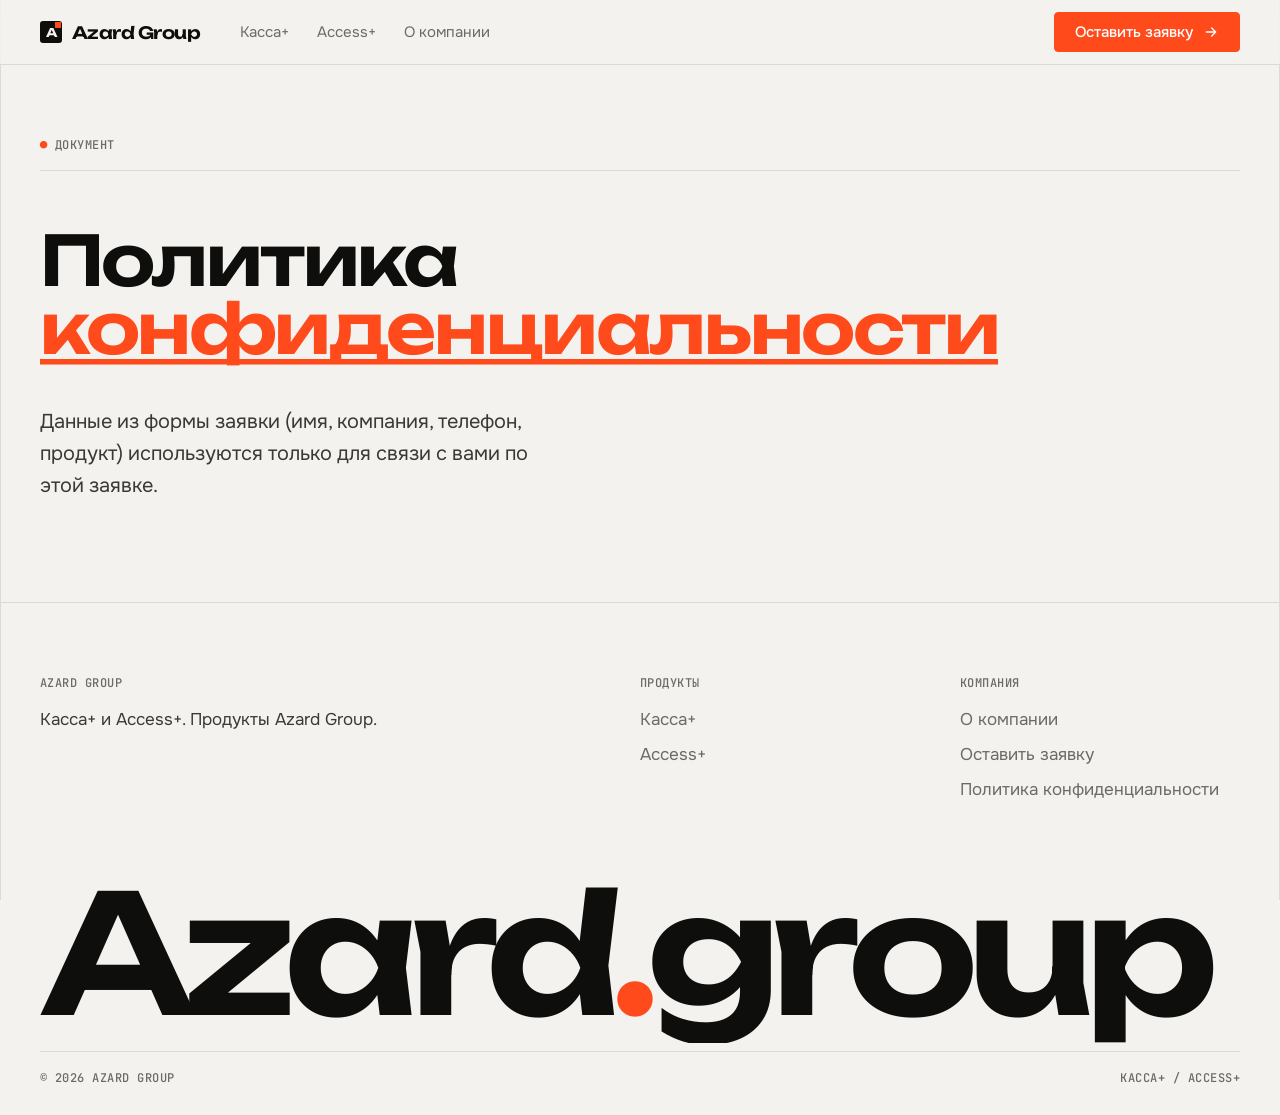
<file: privacy.html>
<!doctype html><html lang="ru"><head><meta charset="utf-8"><meta name="viewport" content="width=device-width,initial-scale=1"><title>Политика конфиденциальности | Azard Group</title><meta name="description" content="Как Azard Group обрабатывает данные из формы заявки на сайте."><link rel="canonical" href="https://shonazzzar.github.io/azard-group-site/privacy.html"><meta property="og:type" content="website"><meta property="og:locale" content="ru_RU"><meta property="og:site_name" content="Azard Group"><meta property="og:title" content="Политика конфиденциальности | Azard Group"><meta property="og:description" content="Как Azard Group обрабатывает данные из формы заявки на сайте."><meta property="og:url" content="https://shonazzzar.github.io/azard-group-site/privacy.html"><meta property="og:image" content="https://shonazzzar.github.io/azard-group-site/assets/cloud-monitoring.png"><script type="application/ld+json">{"@context": "https://schema.org", "@graph": [{"@type": "BreadcrumbList", "itemListElement": [{"@type": "ListItem", "position": 1, "name": "Главная", "item": "https://shonazzzar.github.io/azard-group-site/"}, {"@type": "ListItem", "position": 2, "name": "Политика конфиденциальности", "item": "https://shonazzzar.github.io/azard-group-site/privacy.html"}]}]}</script><link rel="stylesheet" href="assets/s.css"></head><body><div class="rails"><div class="w"></div></div><nav><div class="w"><a href="index.html" class="logo"><i>A</i>Azard Group</a><button class="burg" aria-label="Меню" aria-expanded="false"><i></i><i></i></button><div class="nl"><a href="kassa.html" class="">Касса+</a><a href="access.html" class="">Access+</a><a href="about.html" class="">О компании</a></div><a class="bt p" href="#demo">Оставить заявку<svg viewBox="0 0 24 24" fill="none" stroke="currentColor" stroke-width="2" stroke-linecap="round" stroke-linejoin="round"><path d="M5 12h14M13 6l6 6-6 6"/></svg></a></div></nav><main><header class="hero" style="padding-bottom:100px"><div class="w"><div class="top"><span class="mono"><b>●</b> Документ</span></div><h1 class="h" style="font-size:clamp(38px,5.4vw,80px)">Политика <em class="ac">конфиденциальности</em></h1><div class="hrow"><p>Данные из формы заявки (имя, компания, телефон, продукт) используются только для связи с вами по этой заявке.</p></div></div></header></main><footer><div class="w"><div class="fg"><div><div class="mono" style="margin-bottom:14px">Azard Group</div><p style="max-width:360px;color:#3a3935">Касса+ и Access+. Продукты Azard Group.</p></div><div><div class="mono" style="margin-bottom:10px">Продукты</div><a href="kassa.html">Касса+</a><a href="access.html">Access+</a></div><div><div class="mono" style="margin-bottom:10px">Компания</div><a href="about.html">О компании</a><a href="index.html#demo">Оставить заявку</a><a href="privacy.html">Политика конфиденциальности</a></div></div><div class="wm">Azard<em>.</em>group</div><div class="fb mono"><span>© 2026 Azard Group</span><span>Касса+ / Access+</span></div></div></footer><script src="assets/a.js"></script></body></html>
</file>
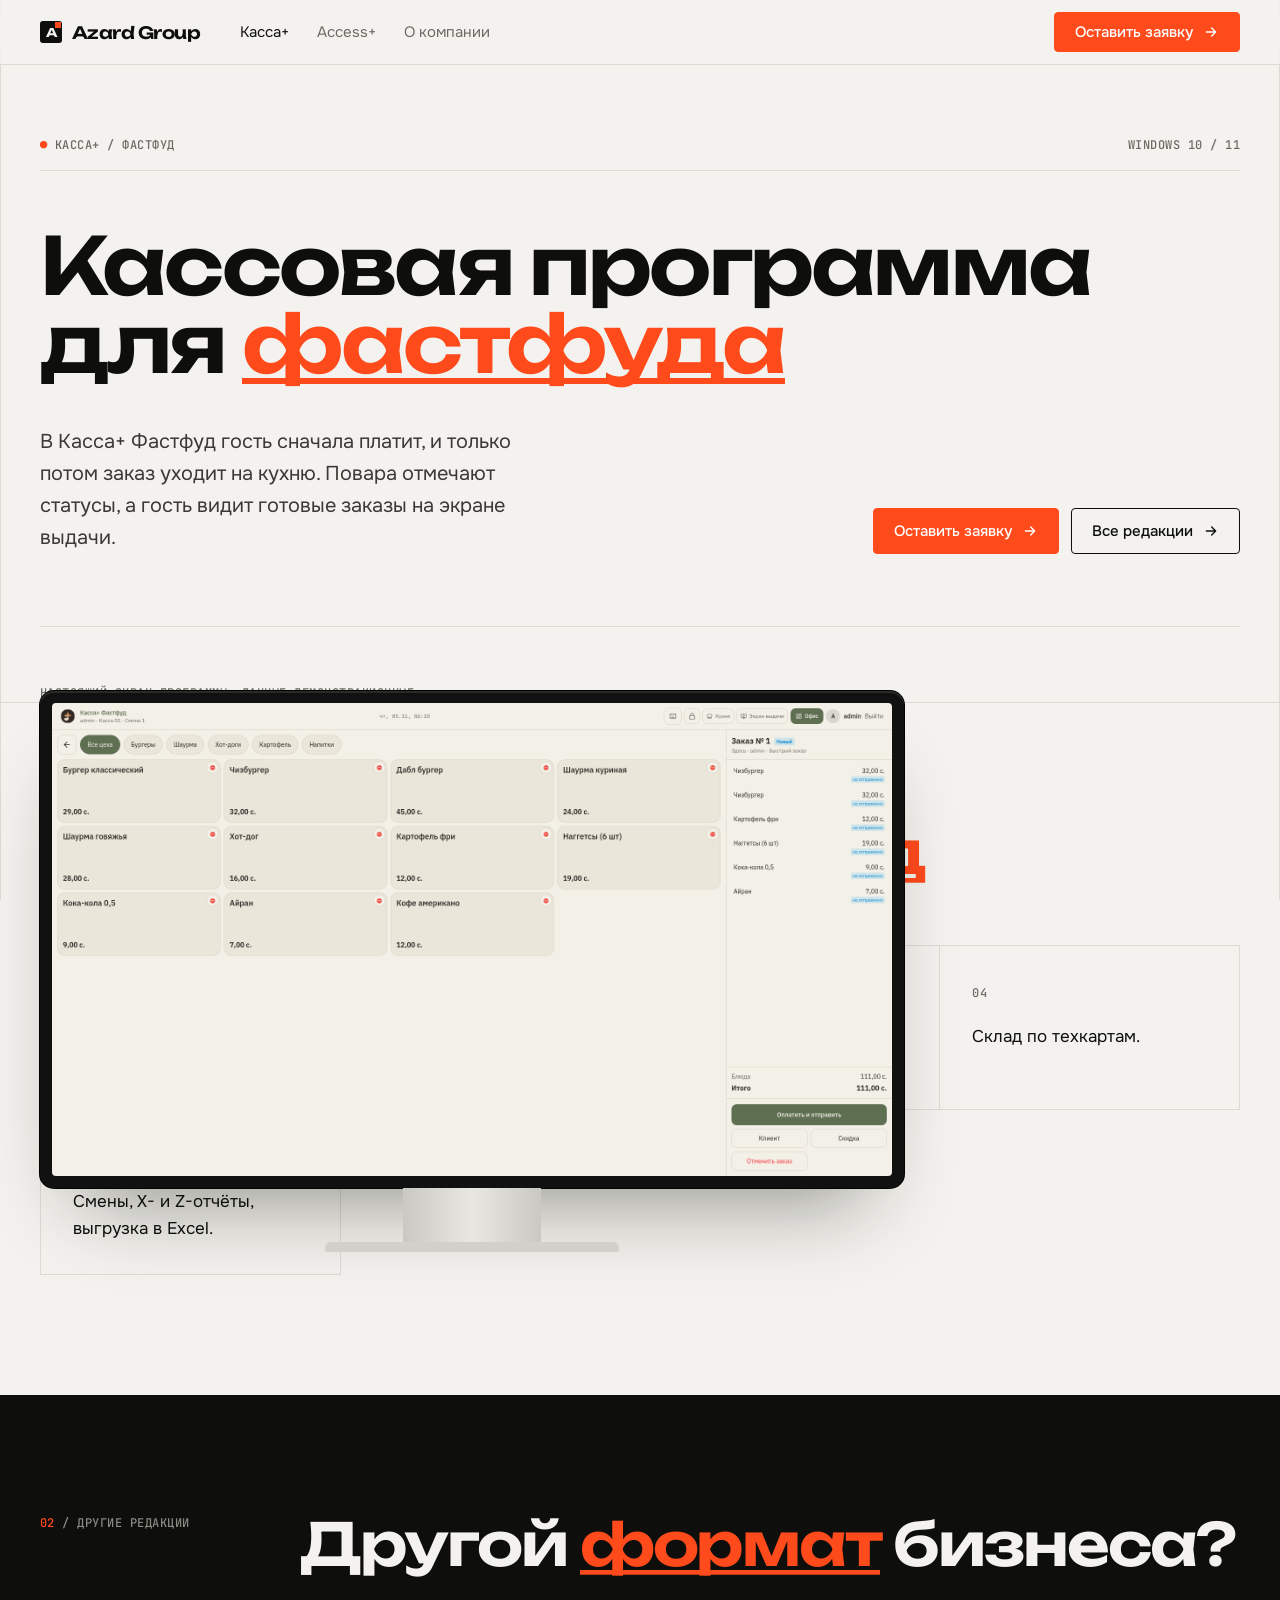
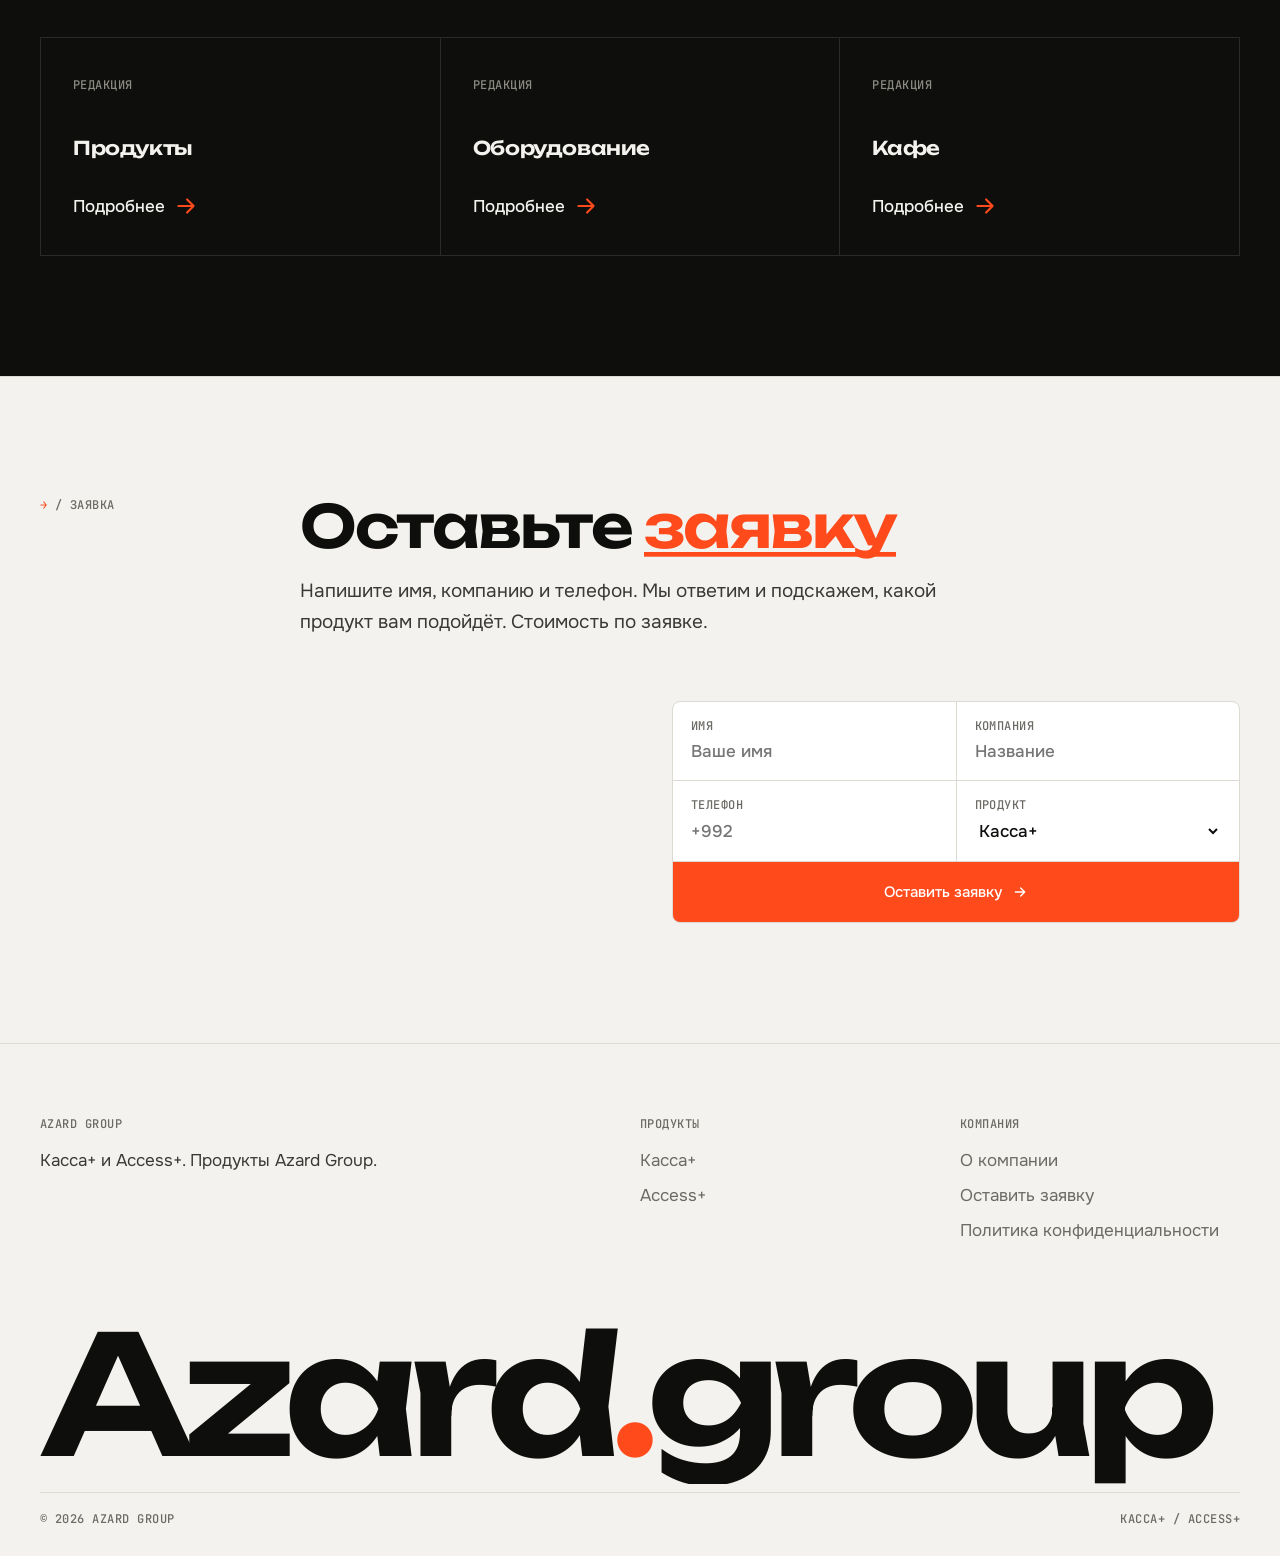
<file: kassa-plus/fastfud.html>
<!doctype html><html lang="ru"><head><meta charset="utf-8"><meta name="viewport" content="width=device-width,initial-scale=1"><title>Кассовая программа для фастфуда | Касса+</title><meta name="description" content="Касса+ Фастфуд: сначала оплата, потом кухня, статусы заказа и экран выдачи. Программа для Windows без интернета."><link rel="canonical" href="https://shonazzzar.github.io/azard-group-site/kassa-plus/fastfud"><meta property="og:type" content="website"><meta property="og:locale" content="ru_RU"><meta property="og:site_name" content="Azard Group"><meta property="og:title" content="Кассовая программа для фастфуда | Касса+"><meta property="og:description" content="Касса+ Фастфуд: сначала оплата, потом кухня, статусы заказа и экран выдачи. Программа для Windows без интернета."><meta property="og:url" content="https://shonazzzar.github.io/azard-group-site/kassa-plus/fastfud"><meta property="og:image" content="https://shonazzzar.github.io/azard-group-site/assets/pos-fastfood-order.png"><script type="application/ld+json">{"@context": "https://schema.org", "@graph": [{"@type": "SoftwareApplication", "name": "Касса+ Фастфуд", "applicationCategory": "BusinessApplication", "operatingSystem": "Windows 10, Windows 11", "description": "Кассовая программа для фастфуда", "url": "https://shonazzzar.github.io/azard-group-site/kassa-plus/fastfud", "publisher": {"@type": "Organization", "name": "Azard Group", "url": "https://shonazzzar.github.io/azard-group-site/"}}, {"@type": "BreadcrumbList", "itemListElement": [{"@type": "ListItem", "position": 1, "name": "Главная", "item": "https://shonazzzar.github.io/azard-group-site/"}, {"@type": "ListItem", "position": 2, "name": "Касса+", "item": "https://shonazzzar.github.io/azard-group-site/kassa.html"}, {"@type": "ListItem", "position": 3, "name": "Фастфуд", "item": "https://shonazzzar.github.io/azard-group-site/kassa-plus/fastfud"}]}]}</script><link rel="stylesheet" href="../assets/s.css"></head><body><div class="rails"><div class="w"></div></div><nav><div class="w"><a href="../index.html" class="logo"><i>A</i>Azard Group</a><button class="burg" aria-label="Меню" aria-expanded="false"><i></i><i></i></button><div class="nl"><a href="../kassa.html" class="on">Касса+</a><a href="../access.html" class="">Access+</a><a href="../about.html" class="">О компании</a></div><a class="bt p" href="#demo">Оставить заявку<svg viewBox="0 0 24 24" fill="none" stroke="currentColor" stroke-width="2" stroke-linecap="round" stroke-linejoin="round"><path d="M5 12h14M13 6l6 6-6 6"/></svg></a></div></nav><main><header class="hero"><div class="w"><div class="top"><span class="mono"><b>●</b> <a href="../kassa.html">Касса+</a> / Фастфуд</span><span class="mono">Windows 10 / 11</span></div>
<h1 class="h rv" style="font-size:clamp(40px,6.2vw,96px)"><span>Кассовая программа</span><span>для <em class="ac">фастфуда</em></span></h1>
<div class="hrow"><p class="rv d1">В Касса+ Фастфуд гость сначала платит, и только потом заказ уходит на кухню. Повара отмечают статусы, а гость видит готовые заказы на экране выдачи.</p><div class="ctas rv d2"><a class="bt p" href="#demo">Оставить заявку<svg viewBox="0 0 24 24" fill="none" stroke="currentColor" stroke-width="2" stroke-linecap="round" stroke-linejoin="round"><path d="M5 12h14M13 6l6 6-6 6"/></svg></a><a class="bt o" href="../kassa.html#ed">Все редакции<svg viewBox="0 0 24 24" fill="none" stroke="currentColor" stroke-width="2" stroke-linecap="round" stroke-linejoin="round"><path d="M5 12h14M13 6l6 6-6 6"/></svg></a></div></div>
<div class="stage" style="height:auto;padding-bottom:40px"><div class="mon rv"><div class="sc"><img src="../assets/pos-fastfood-order.png" alt="Касса+ Фастфуд: экран заказа"></div><div class="neck"></div><div class="ft"></div></div></div><p class="mono" style="margin-top:18px">Настоящий экран программы, данные демонстрационные</p></div></header>
<section><div class="w"><div class="sh"><div class="mono"><b>01</b> / Что умеет</div><div class="rv"><h2 class="h">Касса+ <em class='ac'>Фастфуд</em></h2></div></div><div class="g g4"><div class="cell rv"><span class="mono">01</span><p style="margin-top:18px;font-size:17px;color:var(--ink)">Заказы здесь и с собой.</p></div><div class="cell rv"><span class="mono">02</span><p style="margin-top:18px;font-size:17px;color:var(--ink)">Очередь: готовится, готов, выдан.</p></div><div class="cell rv"><span class="mono">03</span><p style="margin-top:18px;font-size:17px;color:var(--ink)">Экран кухни и экран выдачи.</p></div><div class="cell rv"><span class="mono">04</span><p style="margin-top:18px;font-size:17px;color:var(--ink)">Склад по техкартам.</p></div><div class="cell rv"><span class="mono">05</span><p style="margin-top:18px;font-size:17px;color:var(--ink)">Смены, X- и Z-отчёты, выгрузка в Excel.</p></div></div></div></section>
<section class="off"><div class="w"><div class="sh"><div class="mono"><b>02</b> / Другие редакции</div><div class="rv"><h2 class="h">Другой <em class='ac'>формат</em> бизнеса?</h2></div></div><div class="g g3"><a href="produkty.html" class="cell rv"><span class="mono">Редакция</span><h3>Продукты</h3><span class="arrow">Подробнее <svg viewBox="0 0 24 24" fill="none" stroke="currentColor" stroke-width="2" stroke-linecap="round" stroke-linejoin="round"><path d="M5 12h14M13 6l6 6-6 6"/></svg></span></a><a href="oborudovanie.html" class="cell rv"><span class="mono">Редакция</span><h3>Оборудование</h3><span class="arrow">Подробнее <svg viewBox="0 0 24 24" fill="none" stroke="currentColor" stroke-width="2" stroke-linecap="round" stroke-linejoin="round"><path d="M5 12h14M13 6l6 6-6 6"/></svg></span></a><a href="kafe.html" class="cell rv"><span class="mono">Редакция</span><h3>Кафе</h3><span class="arrow">Подробнее <svg viewBox="0 0 24 24" fill="none" stroke="currentColor" stroke-width="2" stroke-linecap="round" stroke-linejoin="round"><path d="M5 12h14M13 6l6 6-6 6"/></svg></span></a></div></div></section><section id="demo"><div class="w"><div class="sh"><div class="mono"><b>→</b> / Заявка</div><div class="rv"><h2 class="h">Оставьте <em class='ac'>заявку</em></h2><p>Напишите имя, компанию и телефон. Мы ответим и подскажем, какой продукт вам подойдёт. Стоимость по заявке.</p></div></div><div class="fm"><div></div><form class="rv"><label><span class="mono">Имя</span><input required placeholder="Ваше имя"></label><label><span class="mono">Компания</span><input placeholder="Название"></label><label><span class="mono">Телефон</span><input required type="tel" placeholder="+992"></label><label><span class="mono">Продукт</span><select><option selected>Касса+</option><option>Access+</option></select></label><button class="bt p">Оставить заявку <svg viewBox="0 0 24 24" fill="none" stroke="currentColor" stroke-width="2" stroke-linecap="round" stroke-linejoin="round"><path d="M5 12h14M13 6l6 6-6 6"/></svg></button><div class="ok">Спасибо, заявка принята.</div></form></div></div></section></main><footer><div class="w"><div class="fg"><div><div class="mono" style="margin-bottom:14px">Azard Group</div><p style="max-width:360px;color:#3a3935">Касса+ и Access+. Продукты Azard Group.</p></div><div><div class="mono" style="margin-bottom:10px">Продукты</div><a href="../kassa.html">Касса+</a><a href="../access.html">Access+</a></div><div><div class="mono" style="margin-bottom:10px">Компания</div><a href="../about.html">О компании</a><a href="../index.html#demo">Оставить заявку</a><a href="../privacy.html">Политика конфиденциальности</a></div></div><div class="wm">Azard<em>.</em>group</div><div class="fb mono"><span>© 2026 Azard Group</span><span>Касса+ / Access+</span></div></div></footer><script src="../assets/a.js"></script></body></html>
</file>
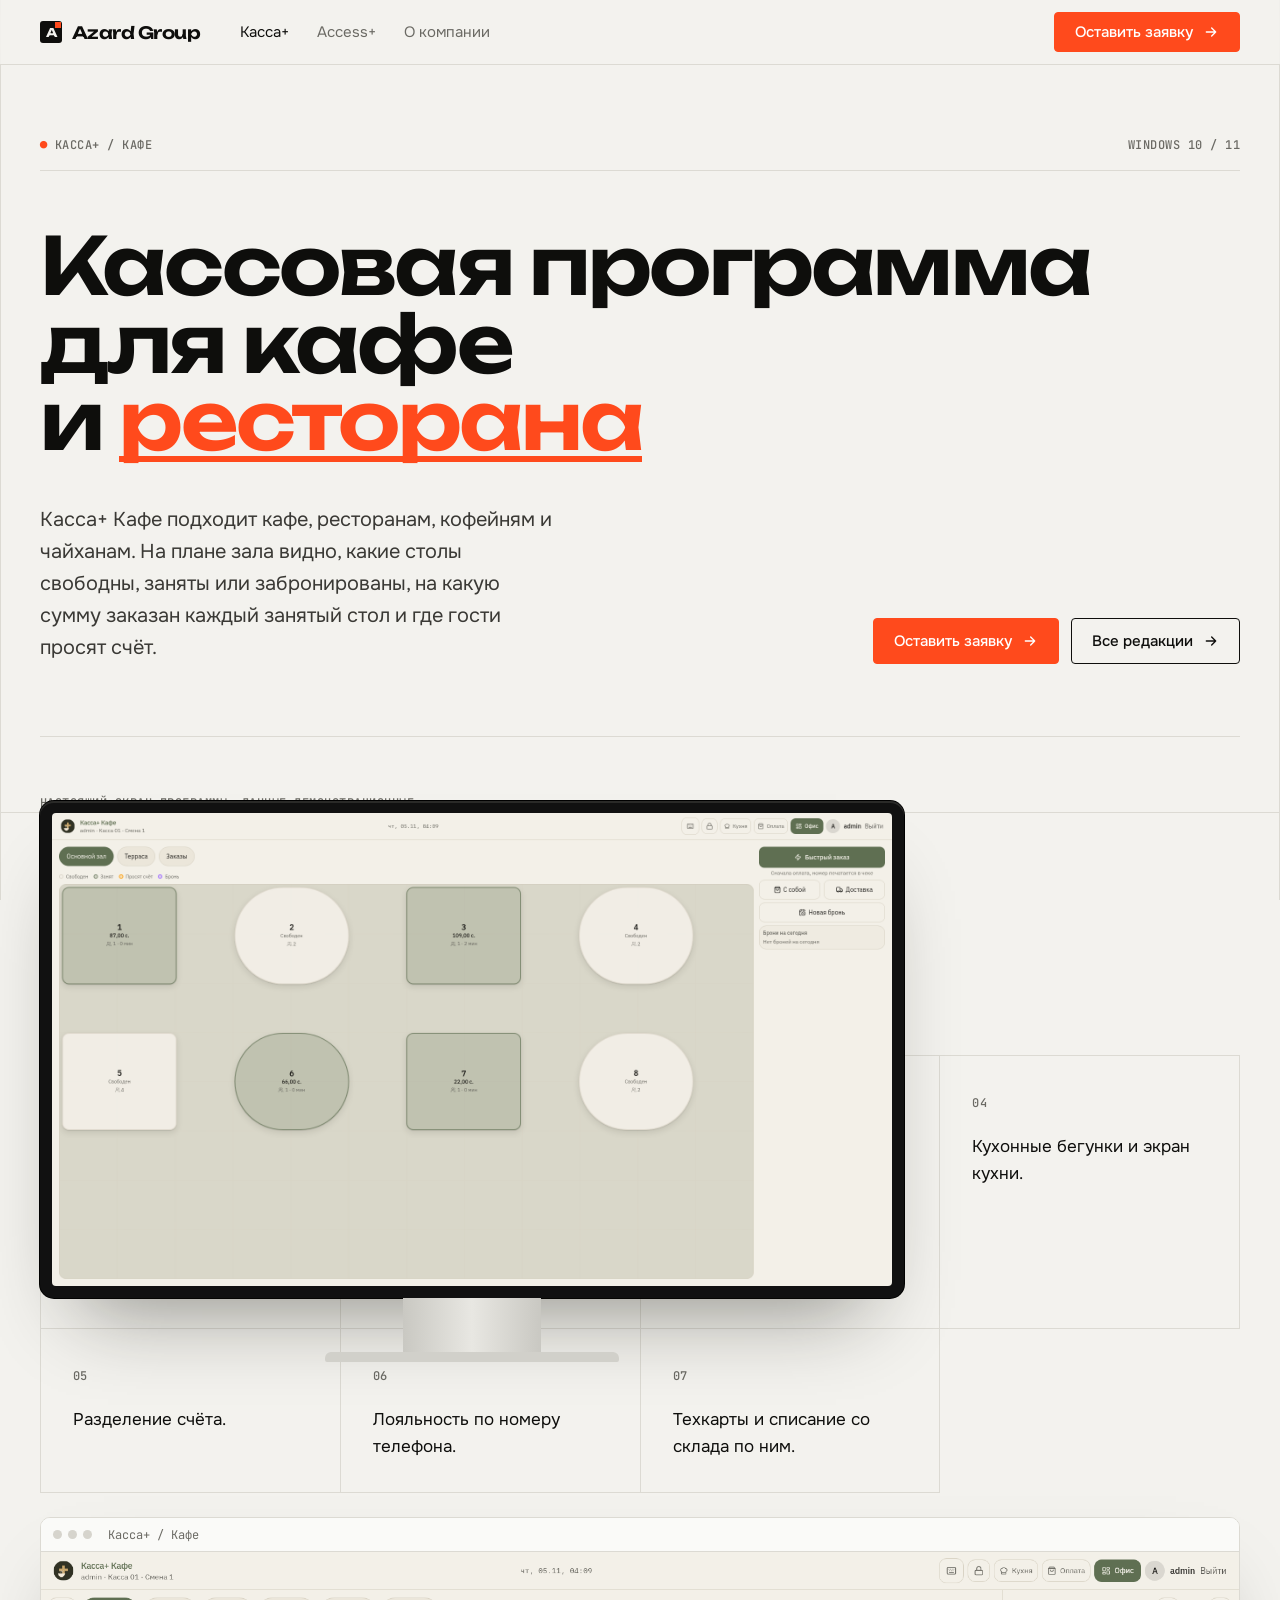
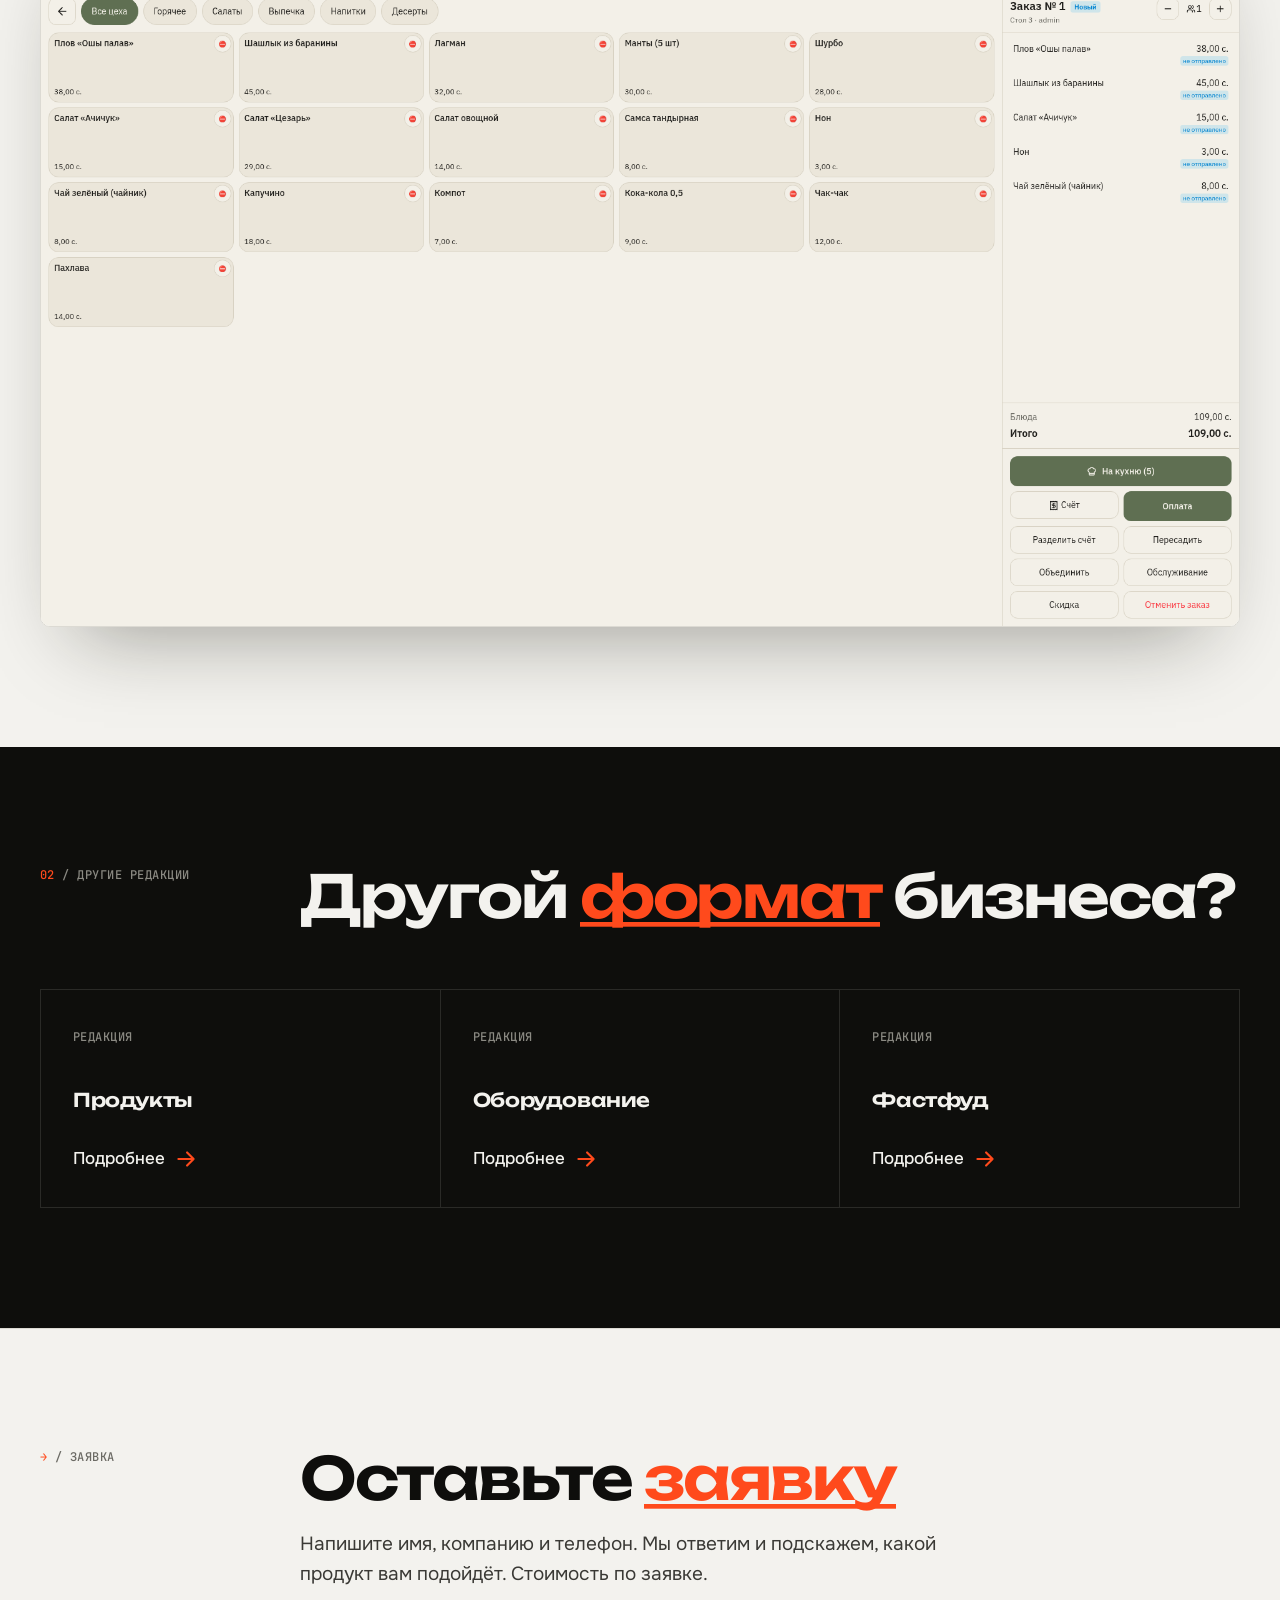
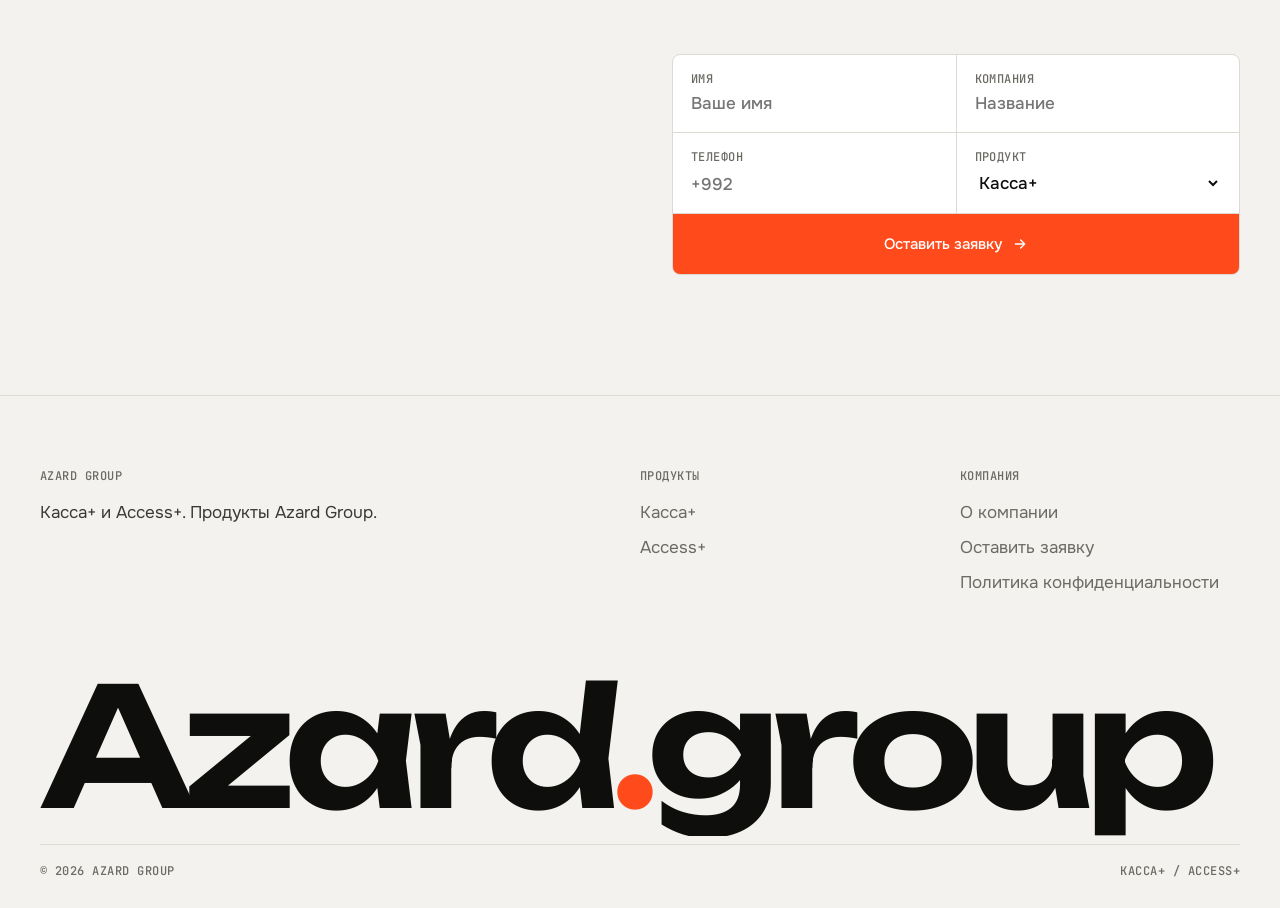
<file: kassa-plus/kafe.html>
<!doctype html><html lang="ru"><head><meta charset="utf-8"><meta name="viewport" content="width=device-width,initial-scale=1"><title>Кассовая программа для кафе и ресторана | Касса+</title><meta name="description" content="Касса+ Кафе для кафе, ресторанов, кофеен и чайхан: план зала, Kassa+ Waiter, кухня, разделение счёта, техкарты."><link rel="canonical" href="https://shonazzzar.github.io/azard-group-site/kassa-plus/kafe"><meta property="og:type" content="website"><meta property="og:locale" content="ru_RU"><meta property="og:site_name" content="Azard Group"><meta property="og:title" content="Кассовая программа для кафе и ресторана | Касса+"><meta property="og:description" content="Касса+ Кафе для кафе, ресторанов, кофеен и чайхан: план зала, Kassa+ Waiter, кухня, разделение счёта, техкарты."><meta property="og:url" content="https://shonazzzar.github.io/azard-group-site/kassa-plus/kafe"><meta property="og:image" content="https://shonazzzar.github.io/azard-group-site/assets/pos-cafe-hall.png"><script type="application/ld+json">{"@context": "https://schema.org", "@graph": [{"@type": "SoftwareApplication", "name": "Касса+ Кафе", "applicationCategory": "BusinessApplication", "operatingSystem": "Windows 10, Windows 11", "description": "Кассовая программа для кафе и ресторана", "url": "https://shonazzzar.github.io/azard-group-site/kassa-plus/kafe", "publisher": {"@type": "Organization", "name": "Azard Group", "url": "https://shonazzzar.github.io/azard-group-site/"}}, {"@type": "BreadcrumbList", "itemListElement": [{"@type": "ListItem", "position": 1, "name": "Главная", "item": "https://shonazzzar.github.io/azard-group-site/"}, {"@type": "ListItem", "position": 2, "name": "Касса+", "item": "https://shonazzzar.github.io/azard-group-site/kassa.html"}, {"@type": "ListItem", "position": 3, "name": "Кафе", "item": "https://shonazzzar.github.io/azard-group-site/kassa-plus/kafe"}]}]}</script><link rel="stylesheet" href="../assets/s.css"></head><body><div class="rails"><div class="w"></div></div><nav><div class="w"><a href="../index.html" class="logo"><i>A</i>Azard Group</a><button class="burg" aria-label="Меню" aria-expanded="false"><i></i><i></i></button><div class="nl"><a href="../kassa.html" class="on">Касса+</a><a href="../access.html" class="">Access+</a><a href="../about.html" class="">О компании</a></div><a class="bt p" href="#demo">Оставить заявку<svg viewBox="0 0 24 24" fill="none" stroke="currentColor" stroke-width="2" stroke-linecap="round" stroke-linejoin="round"><path d="M5 12h14M13 6l6 6-6 6"/></svg></a></div></nav><main><header class="hero"><div class="w"><div class="top"><span class="mono"><b>●</b> <a href="../kassa.html">Касса+</a> / Кафе</span><span class="mono">Windows 10 / 11</span></div>
<h1 class="h rv" style="font-size:clamp(40px,6.2vw,96px)"><span>Кассовая программа</span><span>для кафе</span><span>и <em class="ac">ресторана</em></span></h1>
<div class="hrow"><p class="rv d1">Касса+ Кафе подходит кафе, ресторанам, кофейням и чайханам. На плане зала видно, какие столы свободны, заняты или забронированы, на какую сумму заказан каждый занятый стол и где гости просят счёт.</p><div class="ctas rv d2"><a class="bt p" href="#demo">Оставить заявку<svg viewBox="0 0 24 24" fill="none" stroke="currentColor" stroke-width="2" stroke-linecap="round" stroke-linejoin="round"><path d="M5 12h14M13 6l6 6-6 6"/></svg></a><a class="bt o" href="../kassa.html#ed">Все редакции<svg viewBox="0 0 24 24" fill="none" stroke="currentColor" stroke-width="2" stroke-linecap="round" stroke-linejoin="round"><path d="M5 12h14M13 6l6 6-6 6"/></svg></a></div></div>
<div class="stage" style="height:auto;padding-bottom:40px"><div class="mon rv"><div class="sc"><img src="../assets/pos-cafe-hall.png" alt="Касса+ Кафе: план зала"></div><div class="neck"></div><div class="ft"></div></div></div><p class="mono" style="margin-top:18px">Настоящий экран программы, данные демонстрационные</p></div></header>
<section><div class="w"><div class="sh"><div class="mono"><b>01</b> / Что умеет</div><div class="rv"><h2 class="h">Касса+ <em class='ac'>Кафе</em></h2></div></div><div class="g g4"><div class="cell rv"><span class="mono">01</span><p style="margin-top:18px;font-size:17px;color:var(--ink)">План зала со столами и бронью.</p></div><div class="cell rv"><span class="mono">02</span><p style="margin-top:18px;font-size:17px;color:var(--ink)">Официанты принимают заказы с телефона в приложении Kassa+ Waiter. Вход по QR-коду или коду и PIN, работает через Wi-Fi кафе.</p></div><div class="cell rv"><span class="mono">03</span><p style="margin-top:18px;font-size:17px;color:var(--ink)">Модификаторы блюд.</p></div><div class="cell rv"><span class="mono">04</span><p style="margin-top:18px;font-size:17px;color:var(--ink)">Кухонные бегунки и экран кухни.</p></div><div class="cell rv"><span class="mono">05</span><p style="margin-top:18px;font-size:17px;color:var(--ink)">Разделение счёта.</p></div><div class="cell rv"><span class="mono">06</span><p style="margin-top:18px;font-size:17px;color:var(--ink)">Лояльность по номеру телефона.</p></div><div class="cell rv"><span class="mono">07</span><p style="margin-top:18px;font-size:17px;color:var(--ink)">Техкарты и списание со склада по ним.</p></div></div><div class="rv" style="margin-top:24px"><div class="brw" style=""><div class="bar"><i></i><i></i><i></i><span>Касса+ / Кафе</span></div><img src="../assets/pos-cafe-order.png" alt="Касса+ Кафе: экран заказа" loading="lazy"></div></div></div></section>
<section class="off"><div class="w"><div class="sh"><div class="mono"><b>02</b> / Другие редакции</div><div class="rv"><h2 class="h">Другой <em class='ac'>формат</em> бизнеса?</h2></div></div><div class="g g3"><a href="produkty.html" class="cell rv"><span class="mono">Редакция</span><h3>Продукты</h3><span class="arrow">Подробнее <svg viewBox="0 0 24 24" fill="none" stroke="currentColor" stroke-width="2" stroke-linecap="round" stroke-linejoin="round"><path d="M5 12h14M13 6l6 6-6 6"/></svg></span></a><a href="oborudovanie.html" class="cell rv"><span class="mono">Редакция</span><h3>Оборудование</h3><span class="arrow">Подробнее <svg viewBox="0 0 24 24" fill="none" stroke="currentColor" stroke-width="2" stroke-linecap="round" stroke-linejoin="round"><path d="M5 12h14M13 6l6 6-6 6"/></svg></span></a><a href="fastfud.html" class="cell rv"><span class="mono">Редакция</span><h3>Фастфуд</h3><span class="arrow">Подробнее <svg viewBox="0 0 24 24" fill="none" stroke="currentColor" stroke-width="2" stroke-linecap="round" stroke-linejoin="round"><path d="M5 12h14M13 6l6 6-6 6"/></svg></span></a></div></div></section><section id="demo"><div class="w"><div class="sh"><div class="mono"><b>→</b> / Заявка</div><div class="rv"><h2 class="h">Оставьте <em class='ac'>заявку</em></h2><p>Напишите имя, компанию и телефон. Мы ответим и подскажем, какой продукт вам подойдёт. Стоимость по заявке.</p></div></div><div class="fm"><div></div><form class="rv"><label><span class="mono">Имя</span><input required placeholder="Ваше имя"></label><label><span class="mono">Компания</span><input placeholder="Название"></label><label><span class="mono">Телефон</span><input required type="tel" placeholder="+992"></label><label><span class="mono">Продукт</span><select><option selected>Касса+</option><option>Access+</option></select></label><button class="bt p">Оставить заявку <svg viewBox="0 0 24 24" fill="none" stroke="currentColor" stroke-width="2" stroke-linecap="round" stroke-linejoin="round"><path d="M5 12h14M13 6l6 6-6 6"/></svg></button><div class="ok">Спасибо, заявка принята.</div></form></div></div></section></main><footer><div class="w"><div class="fg"><div><div class="mono" style="margin-bottom:14px">Azard Group</div><p style="max-width:360px;color:#3a3935">Касса+ и Access+. Продукты Azard Group.</p></div><div><div class="mono" style="margin-bottom:10px">Продукты</div><a href="../kassa.html">Касса+</a><a href="../access.html">Access+</a></div><div><div class="mono" style="margin-bottom:10px">Компания</div><a href="../about.html">О компании</a><a href="../index.html#demo">Оставить заявку</a><a href="../privacy.html">Политика конфиденциальности</a></div></div><div class="wm">Azard<em>.</em>group</div><div class="fb mono"><span>© 2026 Azard Group</span><span>Касса+ / Access+</span></div></div></footer><script src="../assets/a.js"></script></body></html>
</file>
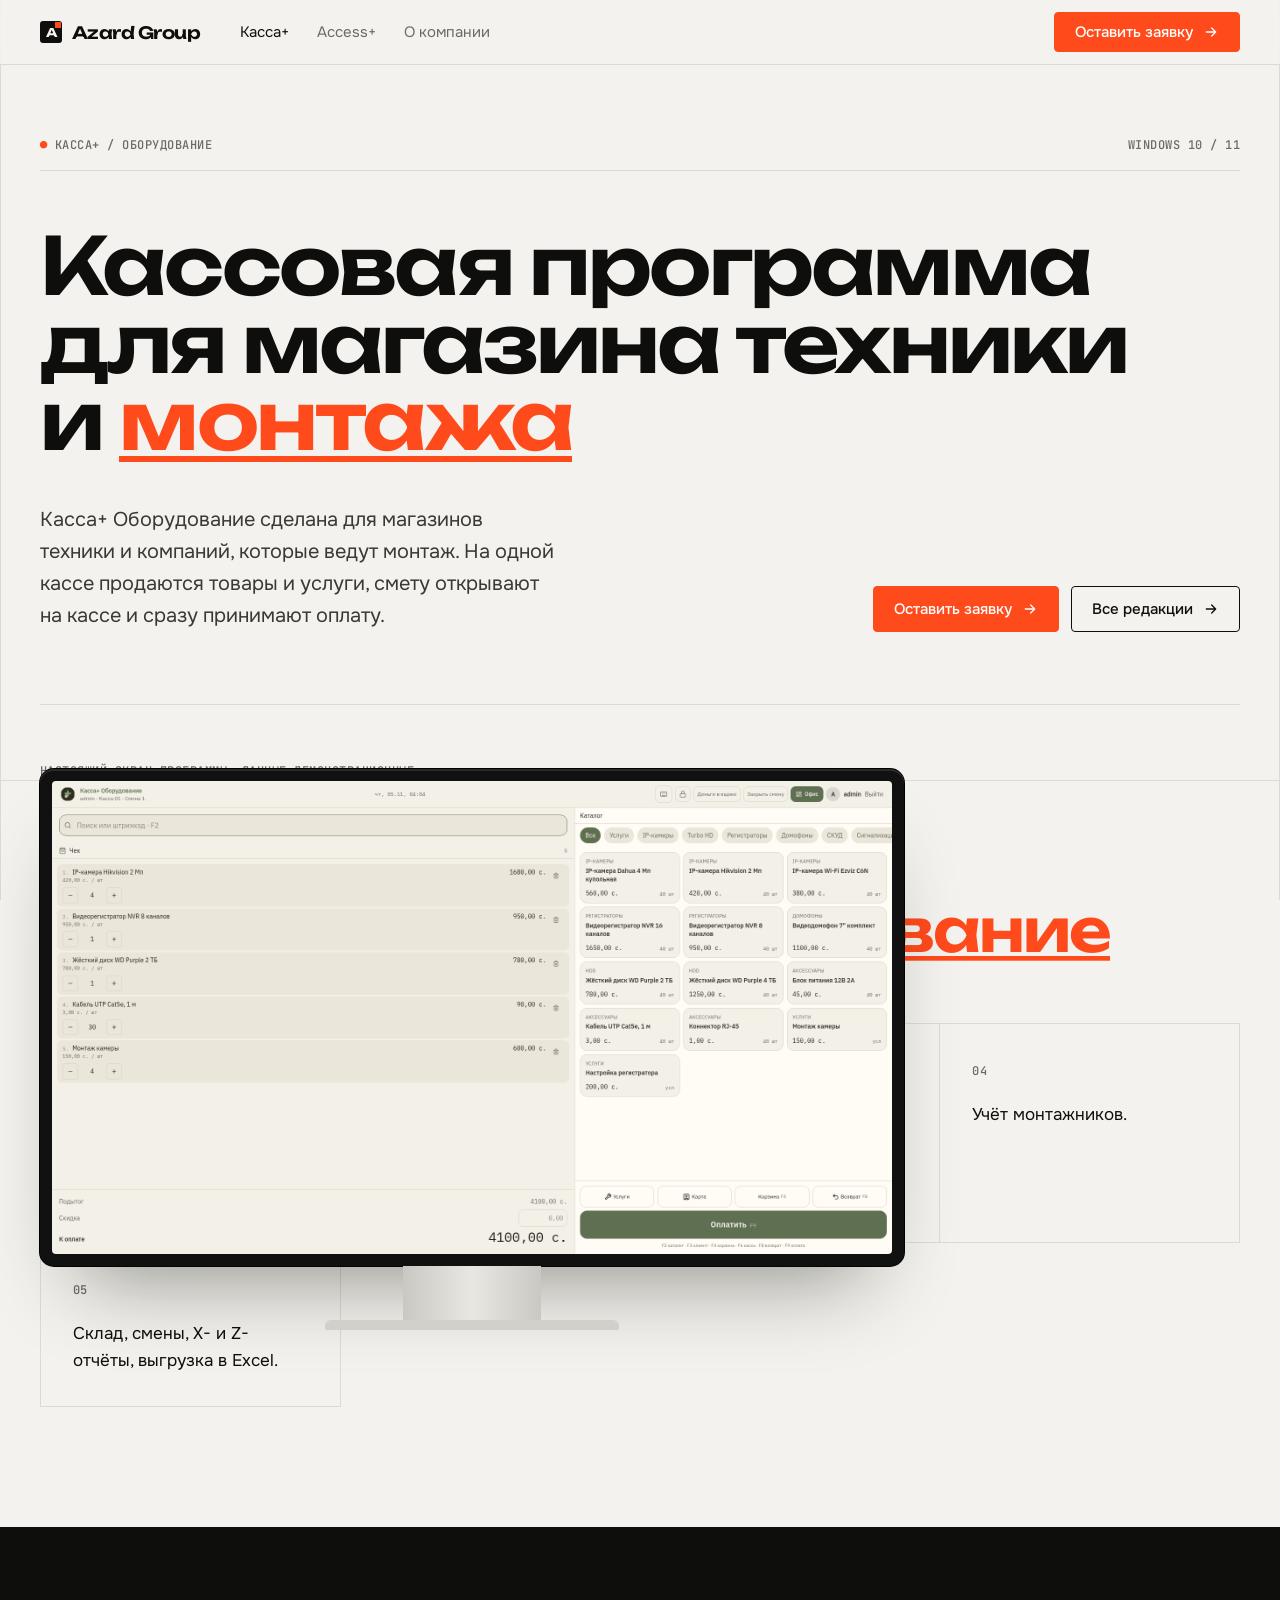
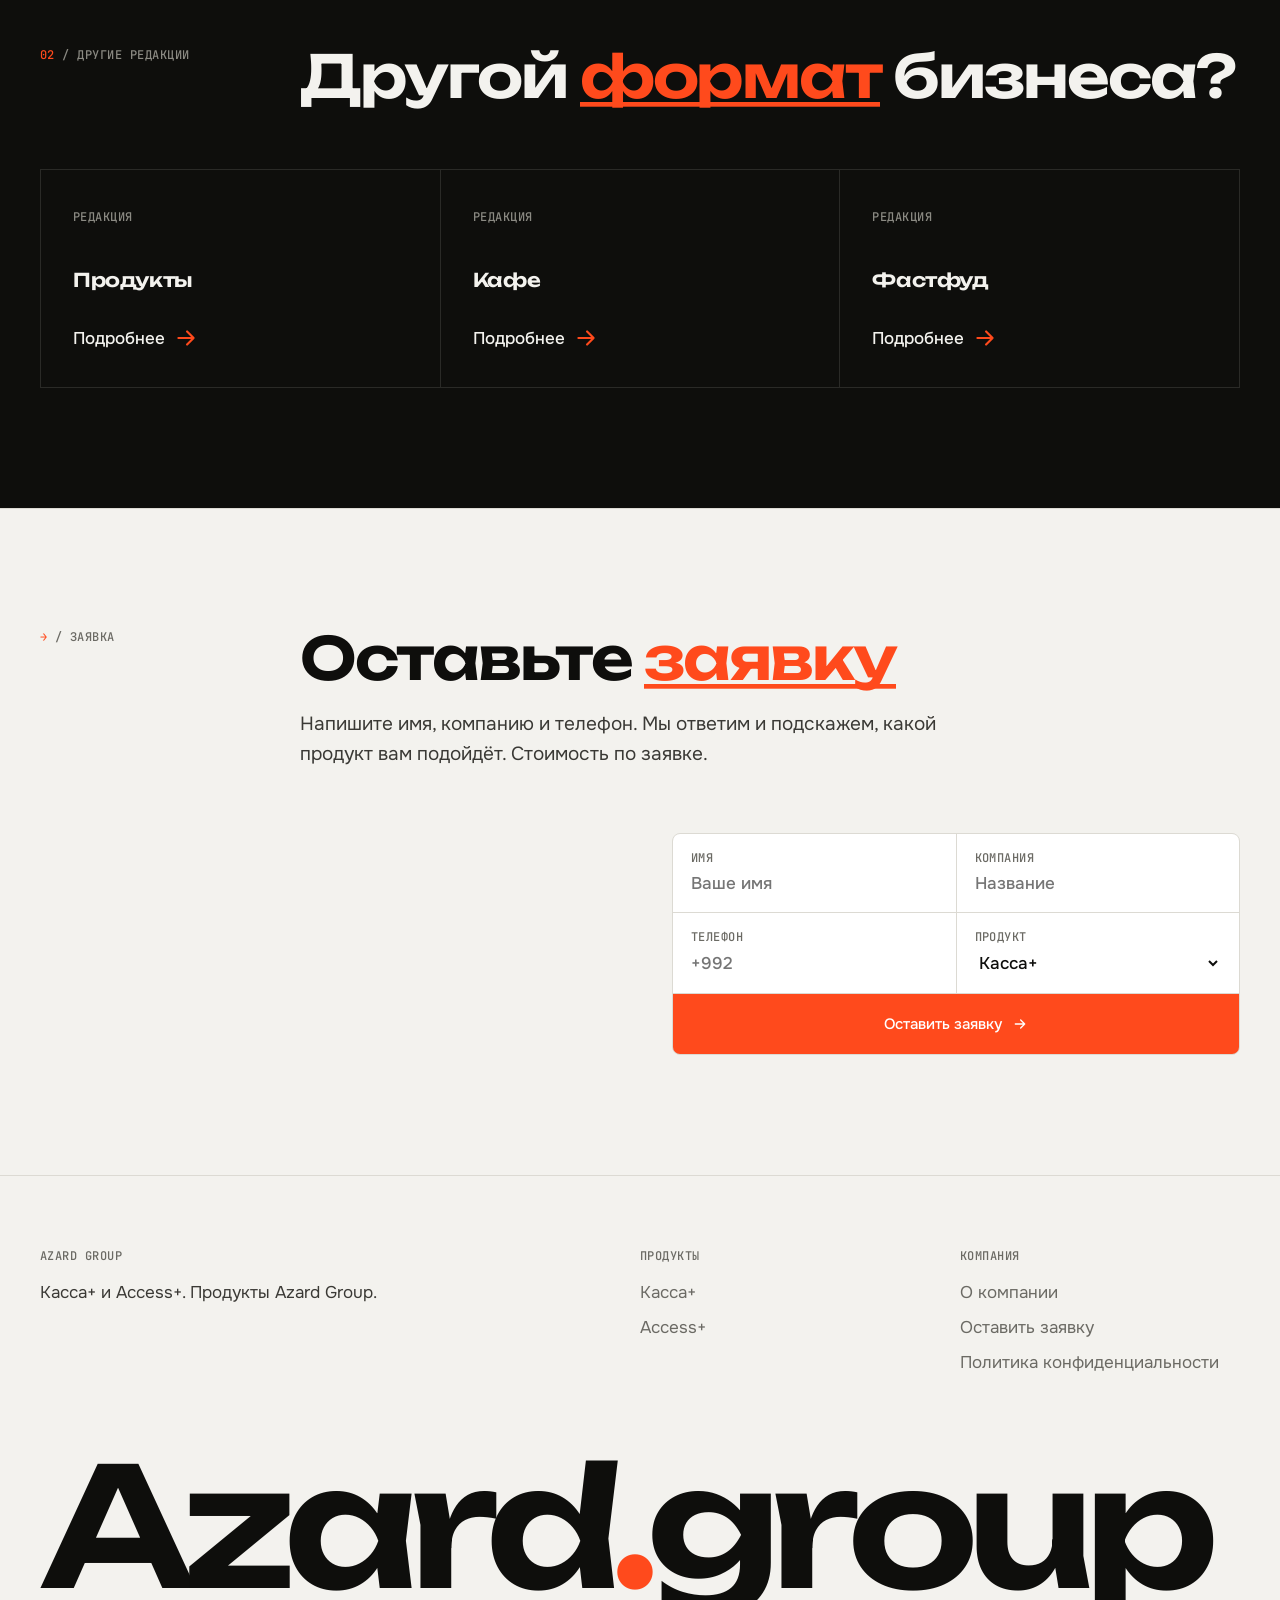
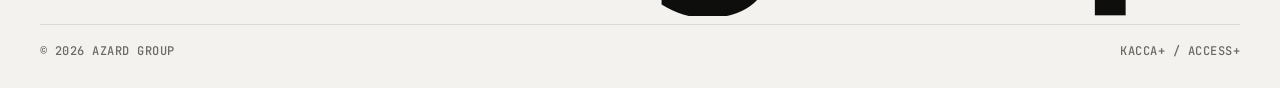
<file: kassa-plus/oborudovanie.html>
<!doctype html><html lang="ru"><head><meta charset="utf-8"><meta name="viewport" content="width=device-width,initial-scale=1"><title>Программа для магазина техники и монтажа | Касса+</title><meta name="description" content="Касса+ Оборудование: товары и услуги, сметы с оплатой на кассе, клиенты с ИНН. Для магазинов техники и монтажа."><link rel="canonical" href="https://shonazzzar.github.io/azard-group-site/kassa-plus/oborudovanie"><meta property="og:type" content="website"><meta property="og:locale" content="ru_RU"><meta property="og:site_name" content="Azard Group"><meta property="og:title" content="Программа для магазина техники и монтажа | Касса+"><meta property="og:description" content="Касса+ Оборудование: товары и услуги, сметы с оплатой на кассе, клиенты с ИНН. Для магазинов техники и монтажа."><meta property="og:url" content="https://shonazzzar.github.io/azard-group-site/kassa-plus/oborudovanie"><meta property="og:image" content="https://shonazzzar.github.io/azard-group-site/assets/pos-equipment-sale.png"><script type="application/ld+json">{"@context": "https://schema.org", "@graph": [{"@type": "SoftwareApplication", "name": "Касса+ Оборудование", "applicationCategory": "BusinessApplication", "operatingSystem": "Windows 10, Windows 11", "description": "Кассовая программа для магазина техники и монтажа", "url": "https://shonazzzar.github.io/azard-group-site/kassa-plus/oborudovanie", "publisher": {"@type": "Organization", "name": "Azard Group", "url": "https://shonazzzar.github.io/azard-group-site/"}}, {"@type": "BreadcrumbList", "itemListElement": [{"@type": "ListItem", "position": 1, "name": "Главная", "item": "https://shonazzzar.github.io/azard-group-site/"}, {"@type": "ListItem", "position": 2, "name": "Касса+", "item": "https://shonazzzar.github.io/azard-group-site/kassa.html"}, {"@type": "ListItem", "position": 3, "name": "Оборудование", "item": "https://shonazzzar.github.io/azard-group-site/kassa-plus/oborudovanie"}]}]}</script><link rel="stylesheet" href="../assets/s.css"></head><body><div class="rails"><div class="w"></div></div><nav><div class="w"><a href="../index.html" class="logo"><i>A</i>Azard Group</a><button class="burg" aria-label="Меню" aria-expanded="false"><i></i><i></i></button><div class="nl"><a href="../kassa.html" class="on">Касса+</a><a href="../access.html" class="">Access+</a><a href="../about.html" class="">О компании</a></div><a class="bt p" href="#demo">Оставить заявку<svg viewBox="0 0 24 24" fill="none" stroke="currentColor" stroke-width="2" stroke-linecap="round" stroke-linejoin="round"><path d="M5 12h14M13 6l6 6-6 6"/></svg></a></div></nav><main><header class="hero"><div class="w"><div class="top"><span class="mono"><b>●</b> <a href="../kassa.html">Касса+</a> / Оборудование</span><span class="mono">Windows 10 / 11</span></div>
<h1 class="h rv" style="font-size:clamp(40px,6.2vw,96px)"><span>Кассовая программа</span><span>для магазина техники</span><span>и <em class="ac">монтажа</em></span></h1>
<div class="hrow"><p class="rv d1">Касса+ Оборудование сделана для магазинов техники и компаний, которые ведут монтаж. На одной кассе продаются товары и услуги, смету открывают на кассе и сразу принимают оплату.</p><div class="ctas rv d2"><a class="bt p" href="#demo">Оставить заявку<svg viewBox="0 0 24 24" fill="none" stroke="currentColor" stroke-width="2" stroke-linecap="round" stroke-linejoin="round"><path d="M5 12h14M13 6l6 6-6 6"/></svg></a><a class="bt o" href="../kassa.html#ed">Все редакции<svg viewBox="0 0 24 24" fill="none" stroke="currentColor" stroke-width="2" stroke-linecap="round" stroke-linejoin="round"><path d="M5 12h14M13 6l6 6-6 6"/></svg></a></div></div>
<div class="stage" style="height:auto;padding-bottom:40px"><div class="mon rv"><div class="sc"><img src="../assets/pos-equipment-sale.png" alt="Касса+ Оборудование: экран продажи"></div><div class="neck"></div><div class="ft"></div></div></div><p class="mono" style="margin-top:18px">Настоящий экран программы, данные демонстрационные</p></div></header>
<section><div class="w"><div class="sh"><div class="mono"><b>01</b> / Что умеет</div><div class="rv"><h2 class="h">Касса+ <em class='ac'>Оборудование</em></h2></div></div><div class="g g4"><div class="cell rv"><span class="mono">01</span><p style="margin-top:18px;font-size:17px;color:var(--ink)">Услуги без склада, например монтаж и выезд.</p></div><div class="cell rv"><span class="mono">02</span><p style="margin-top:18px;font-size:17px;color:var(--ink)">Сметы и коммерческие предложения на объект: смету открывают на кассе и сразу оплачивают.</p></div><div class="cell rv"><span class="mono">03</span><p style="margin-top:18px;font-size:17px;color:var(--ink)">Клиенты-компании с ИНН.</p></div><div class="cell rv"><span class="mono">04</span><p style="margin-top:18px;font-size:17px;color:var(--ink)">Учёт монтажников.</p></div><div class="cell rv"><span class="mono">05</span><p style="margin-top:18px;font-size:17px;color:var(--ink)">Склад, смены, X- и Z-отчёты, выгрузка в Excel.</p></div></div></div></section>
<section class="off"><div class="w"><div class="sh"><div class="mono"><b>02</b> / Другие редакции</div><div class="rv"><h2 class="h">Другой <em class='ac'>формат</em> бизнеса?</h2></div></div><div class="g g3"><a href="produkty.html" class="cell rv"><span class="mono">Редакция</span><h3>Продукты</h3><span class="arrow">Подробнее <svg viewBox="0 0 24 24" fill="none" stroke="currentColor" stroke-width="2" stroke-linecap="round" stroke-linejoin="round"><path d="M5 12h14M13 6l6 6-6 6"/></svg></span></a><a href="kafe.html" class="cell rv"><span class="mono">Редакция</span><h3>Кафе</h3><span class="arrow">Подробнее <svg viewBox="0 0 24 24" fill="none" stroke="currentColor" stroke-width="2" stroke-linecap="round" stroke-linejoin="round"><path d="M5 12h14M13 6l6 6-6 6"/></svg></span></a><a href="fastfud.html" class="cell rv"><span class="mono">Редакция</span><h3>Фастфуд</h3><span class="arrow">Подробнее <svg viewBox="0 0 24 24" fill="none" stroke="currentColor" stroke-width="2" stroke-linecap="round" stroke-linejoin="round"><path d="M5 12h14M13 6l6 6-6 6"/></svg></span></a></div></div></section><section id="demo"><div class="w"><div class="sh"><div class="mono"><b>→</b> / Заявка</div><div class="rv"><h2 class="h">Оставьте <em class='ac'>заявку</em></h2><p>Напишите имя, компанию и телефон. Мы ответим и подскажем, какой продукт вам подойдёт. Стоимость по заявке.</p></div></div><div class="fm"><div></div><form class="rv"><label><span class="mono">Имя</span><input required placeholder="Ваше имя"></label><label><span class="mono">Компания</span><input placeholder="Название"></label><label><span class="mono">Телефон</span><input required type="tel" placeholder="+992"></label><label><span class="mono">Продукт</span><select><option selected>Касса+</option><option>Access+</option></select></label><button class="bt p">Оставить заявку <svg viewBox="0 0 24 24" fill="none" stroke="currentColor" stroke-width="2" stroke-linecap="round" stroke-linejoin="round"><path d="M5 12h14M13 6l6 6-6 6"/></svg></button><div class="ok">Спасибо, заявка принята.</div></form></div></div></section></main><footer><div class="w"><div class="fg"><div><div class="mono" style="margin-bottom:14px">Azard Group</div><p style="max-width:360px;color:#3a3935">Касса+ и Access+. Продукты Azard Group.</p></div><div><div class="mono" style="margin-bottom:10px">Продукты</div><a href="../kassa.html">Касса+</a><a href="../access.html">Access+</a></div><div><div class="mono" style="margin-bottom:10px">Компания</div><a href="../about.html">О компании</a><a href="../index.html#demo">Оставить заявку</a><a href="../privacy.html">Политика конфиденциальности</a></div></div><div class="wm">Azard<em>.</em>group</div><div class="fb mono"><span>© 2026 Azard Group</span><span>Касса+ / Access+</span></div></div></footer><script src="../assets/a.js"></script></body></html>
</file>
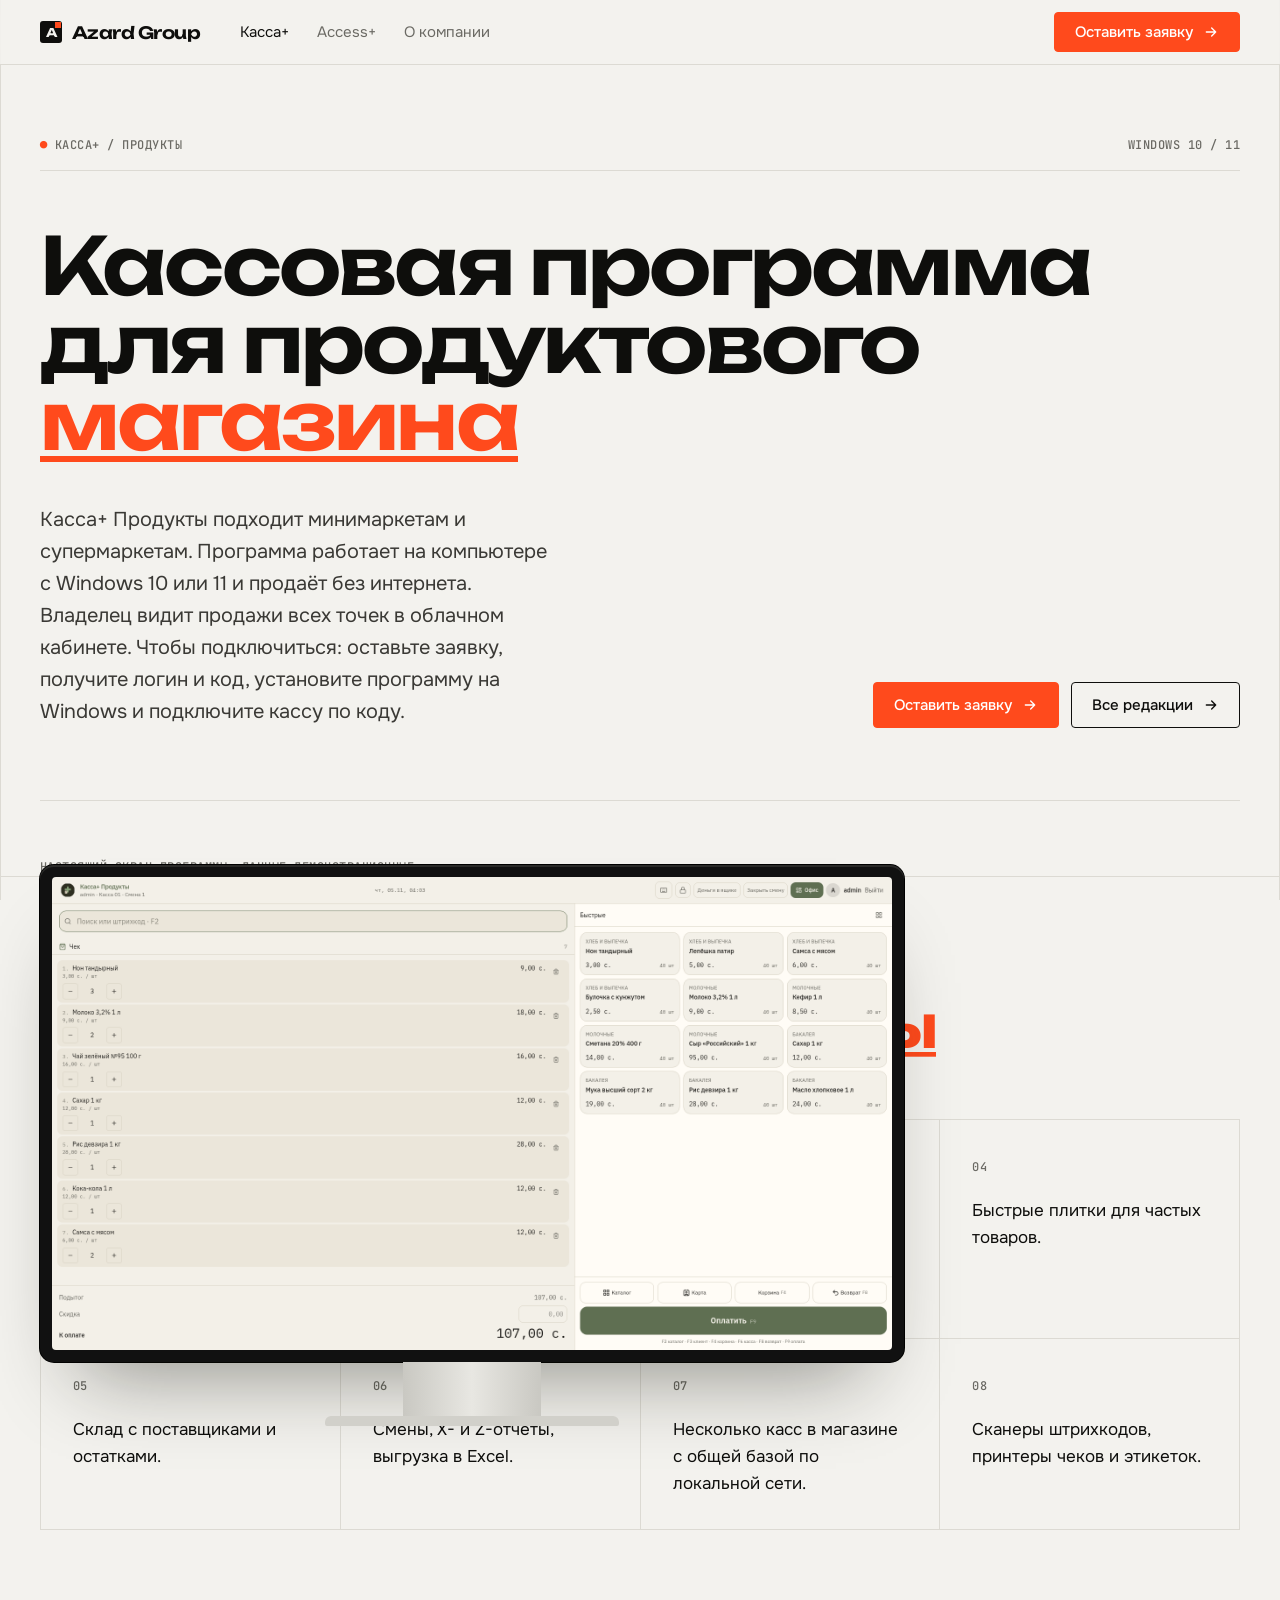
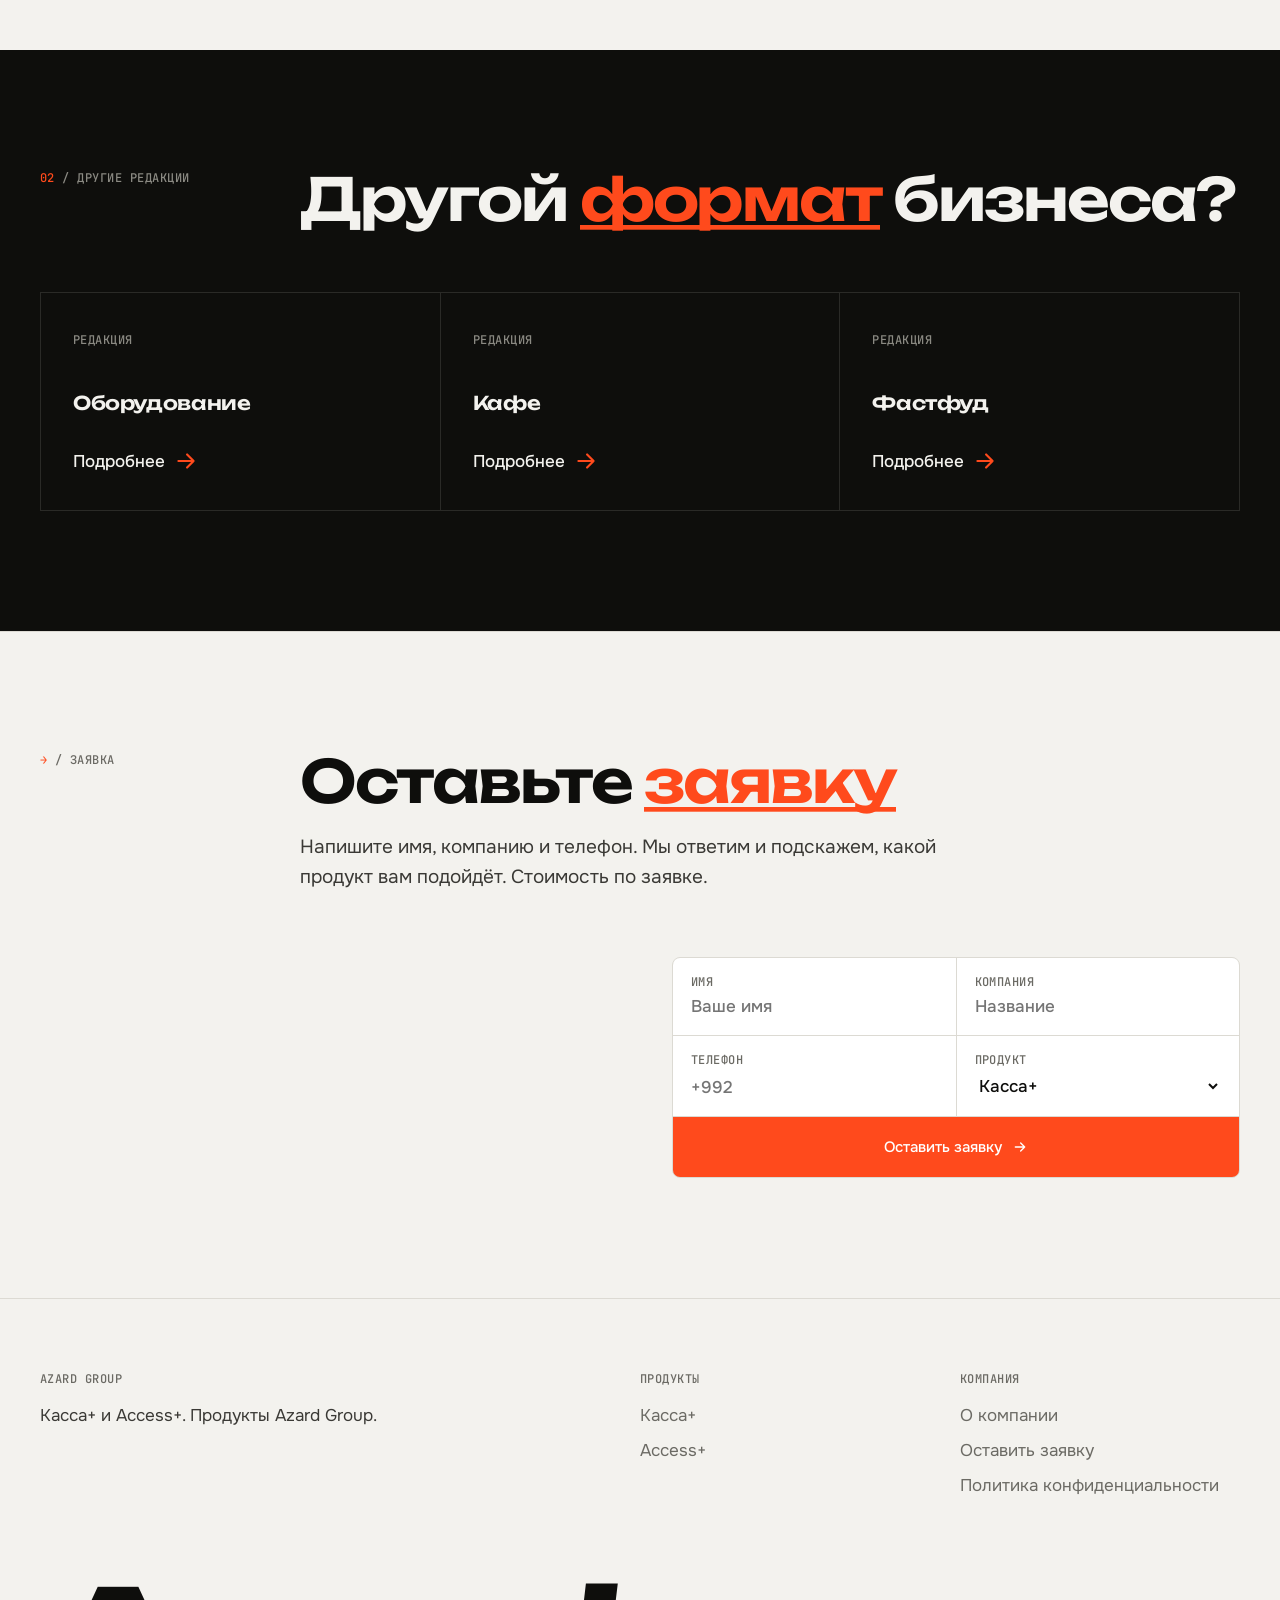
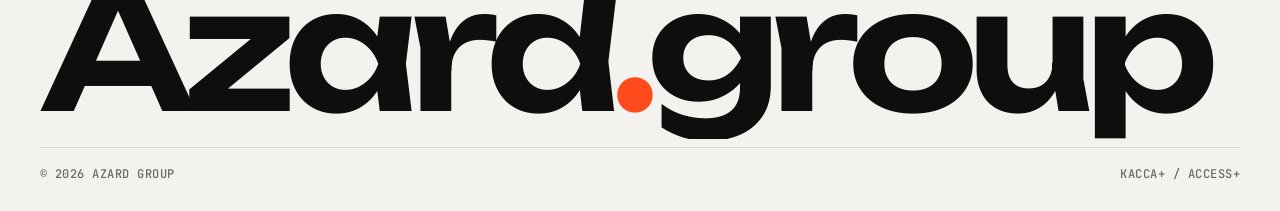
<file: kassa-plus/produkty.html>
<!doctype html><html lang="ru"><head><meta charset="utf-8"><meta name="viewport" content="width=device-width,initial-scale=1"><title>Кассовая программа для продуктового магазина | Касса+</title><meta name="description" content="Касса+ Продукты для минимаркетов и супермаркетов: весы, сроки годности, ценники, склад. Работает на Windows без интернета."><link rel="canonical" href="https://shonazzzar.github.io/azard-group-site/kassa-plus/produkty"><meta property="og:type" content="website"><meta property="og:locale" content="ru_RU"><meta property="og:site_name" content="Azard Group"><meta property="og:title" content="Кассовая программа для продуктового магазина | Касса+"><meta property="og:description" content="Касса+ Продукты для минимаркетов и супермаркетов: весы, сроки годности, ценники, склад. Работает на Windows без интернета."><meta property="og:url" content="https://shonazzzar.github.io/azard-group-site/kassa-plus/produkty"><meta property="og:image" content="https://shonazzzar.github.io/azard-group-site/assets/pos-grocery-sale.png"><script type="application/ld+json">{"@context": "https://schema.org", "@graph": [{"@type": "SoftwareApplication", "name": "Касса+ Продукты", "applicationCategory": "BusinessApplication", "operatingSystem": "Windows 10, Windows 11", "description": "Кассовая программа для продуктового магазина", "url": "https://shonazzzar.github.io/azard-group-site/kassa-plus/produkty", "publisher": {"@type": "Organization", "name": "Azard Group", "url": "https://shonazzzar.github.io/azard-group-site/"}}, {"@type": "BreadcrumbList", "itemListElement": [{"@type": "ListItem", "position": 1, "name": "Главная", "item": "https://shonazzzar.github.io/azard-group-site/"}, {"@type": "ListItem", "position": 2, "name": "Касса+", "item": "https://shonazzzar.github.io/azard-group-site/kassa.html"}, {"@type": "ListItem", "position": 3, "name": "Продукты", "item": "https://shonazzzar.github.io/azard-group-site/kassa-plus/produkty"}]}]}</script><link rel="stylesheet" href="../assets/s.css"></head><body><div class="rails"><div class="w"></div></div><nav><div class="w"><a href="../index.html" class="logo"><i>A</i>Azard Group</a><button class="burg" aria-label="Меню" aria-expanded="false"><i></i><i></i></button><div class="nl"><a href="../kassa.html" class="on">Касса+</a><a href="../access.html" class="">Access+</a><a href="../about.html" class="">О компании</a></div><a class="bt p" href="#demo">Оставить заявку<svg viewBox="0 0 24 24" fill="none" stroke="currentColor" stroke-width="2" stroke-linecap="round" stroke-linejoin="round"><path d="M5 12h14M13 6l6 6-6 6"/></svg></a></div></nav><main><header class="hero"><div class="w"><div class="top"><span class="mono"><b>●</b> <a href="../kassa.html">Касса+</a> / Продукты</span><span class="mono">Windows 10 / 11</span></div>
<h1 class="h rv" style="font-size:clamp(40px,6.2vw,96px)"><span>Кассовая программа</span><span>для продуктового</span><span><em class="ac">магазина</em></span></h1>
<div class="hrow"><p class="rv d1">Касса+ Продукты подходит минимаркетам и супермаркетам. Программа работает на компьютере с Windows 10 или 11 и продаёт без интернета. Владелец видит продажи всех точек в облачном кабинете. Чтобы подключиться: оставьте заявку, получите логин и код, установите программу на Windows и подключите кассу по коду.</p><div class="ctas rv d2"><a class="bt p" href="#demo">Оставить заявку<svg viewBox="0 0 24 24" fill="none" stroke="currentColor" stroke-width="2" stroke-linecap="round" stroke-linejoin="round"><path d="M5 12h14M13 6l6 6-6 6"/></svg></a><a class="bt o" href="../kassa.html#ed">Все редакции<svg viewBox="0 0 24 24" fill="none" stroke="currentColor" stroke-width="2" stroke-linecap="round" stroke-linejoin="round"><path d="M5 12h14M13 6l6 6-6 6"/></svg></a></div></div>
<div class="stage" style="height:auto;padding-bottom:40px"><div class="mon rv"><div class="sc"><img src="../assets/pos-grocery-sale.png" alt="Касса+ Продукты: экран продажи"></div><div class="neck"></div><div class="ft"></div></div></div><p class="mono" style="margin-top:18px">Настоящий экран программы, данные демонстрационные</p></div></header>
<section><div class="w"><div class="sh"><div class="mono"><b>01</b> / Что умеет</div><div class="rv"><h2 class="h">Касса+ <em class='ac'>Продукты</em></h2></div></div><div class="g g4"><div class="cell rv"><span class="mono">01</span><p style="margin-top:18px;font-size:17px;color:var(--ink)">Весы и весовой товар: килограммы и литры, штрихкоды с весов, выгрузка PLU.</p></div><div class="cell rv"><span class="mono">02</span><p style="margin-top:18px;font-size:17px;color:var(--ink)">Сроки годности товаров на складе.</p></div><div class="cell rv"><span class="mono">03</span><p style="margin-top:18px;font-size:17px;color:var(--ink)">Ценники со штрихкодом.</p></div><div class="cell rv"><span class="mono">04</span><p style="margin-top:18px;font-size:17px;color:var(--ink)">Быстрые плитки для частых товаров.</p></div><div class="cell rv"><span class="mono">05</span><p style="margin-top:18px;font-size:17px;color:var(--ink)">Склад с поставщиками и остатками.</p></div><div class="cell rv"><span class="mono">06</span><p style="margin-top:18px;font-size:17px;color:var(--ink)">Смены, X- и Z-отчёты, выгрузка в Excel.</p></div><div class="cell rv"><span class="mono">07</span><p style="margin-top:18px;font-size:17px;color:var(--ink)">Несколько касс в магазине с общей базой по локальной сети.</p></div><div class="cell rv"><span class="mono">08</span><p style="margin-top:18px;font-size:17px;color:var(--ink)">Сканеры штрихкодов, принтеры чеков и этикеток.</p></div></div></div></section>
<section class="off"><div class="w"><div class="sh"><div class="mono"><b>02</b> / Другие редакции</div><div class="rv"><h2 class="h">Другой <em class='ac'>формат</em> бизнеса?</h2></div></div><div class="g g3"><a href="oborudovanie.html" class="cell rv"><span class="mono">Редакция</span><h3>Оборудование</h3><span class="arrow">Подробнее <svg viewBox="0 0 24 24" fill="none" stroke="currentColor" stroke-width="2" stroke-linecap="round" stroke-linejoin="round"><path d="M5 12h14M13 6l6 6-6 6"/></svg></span></a><a href="kafe.html" class="cell rv"><span class="mono">Редакция</span><h3>Кафе</h3><span class="arrow">Подробнее <svg viewBox="0 0 24 24" fill="none" stroke="currentColor" stroke-width="2" stroke-linecap="round" stroke-linejoin="round"><path d="M5 12h14M13 6l6 6-6 6"/></svg></span></a><a href="fastfud.html" class="cell rv"><span class="mono">Редакция</span><h3>Фастфуд</h3><span class="arrow">Подробнее <svg viewBox="0 0 24 24" fill="none" stroke="currentColor" stroke-width="2" stroke-linecap="round" stroke-linejoin="round"><path d="M5 12h14M13 6l6 6-6 6"/></svg></span></a></div></div></section><section id="demo"><div class="w"><div class="sh"><div class="mono"><b>→</b> / Заявка</div><div class="rv"><h2 class="h">Оставьте <em class='ac'>заявку</em></h2><p>Напишите имя, компанию и телефон. Мы ответим и подскажем, какой продукт вам подойдёт. Стоимость по заявке.</p></div></div><div class="fm"><div></div><form class="rv"><label><span class="mono">Имя</span><input required placeholder="Ваше имя"></label><label><span class="mono">Компания</span><input placeholder="Название"></label><label><span class="mono">Телефон</span><input required type="tel" placeholder="+992"></label><label><span class="mono">Продукт</span><select><option selected>Касса+</option><option>Access+</option></select></label><button class="bt p">Оставить заявку <svg viewBox="0 0 24 24" fill="none" stroke="currentColor" stroke-width="2" stroke-linecap="round" stroke-linejoin="round"><path d="M5 12h14M13 6l6 6-6 6"/></svg></button><div class="ok">Спасибо, заявка принята.</div></form></div></div></section></main><footer><div class="w"><div class="fg"><div><div class="mono" style="margin-bottom:14px">Azard Group</div><p style="max-width:360px;color:#3a3935">Касса+ и Access+. Продукты Azard Group.</p></div><div><div class="mono" style="margin-bottom:10px">Продукты</div><a href="../kassa.html">Касса+</a><a href="../access.html">Access+</a></div><div><div class="mono" style="margin-bottom:10px">Компания</div><a href="../about.html">О компании</a><a href="../index.html#demo">Оставить заявку</a><a href="../privacy.html">Политика конфиденциальности</a></div></div><div class="wm">Azard<em>.</em>group</div><div class="fb mono"><span>© 2026 Azard Group</span><span>Касса+ / Access+</span></div></div></footer><script src="../assets/a.js"></script></body></html>
</file>
<file: assets/s.css>
@import url('https://fonts.googleapis.com/css2?family=Unbounded:wght@400;500;600;700&family=Onest:wght@400;500;600&family=JetBrains+Mono:wght@400;500&display=swap');
:root{--bg:#f3f2ee;--paper:#fff;--ink:#0e0e0c;--m:#6b6a64;--ln:#dcdad3;--a:#ff4a1c;--r:4px}
*{box-sizing:border-box;margin:0;padding:0}html{scroll-behavior:smooth}
body{background:var(--bg);color:var(--ink);font:400 17px/1.6 Onest,system-ui,sans-serif;-webkit-font-smoothing:antialiased;overflow-x:hidden}
a{color:inherit;text-decoration:none}img{display:block;max-width:100%}
.w{max-width:1360px;margin:0 auto;padding:0 40px;position:relative}
.mono{font:500 12px/1.4 'JetBrains Mono',monospace;letter-spacing:.04em;text-transform:uppercase;color:var(--m)}
.mono b{color:var(--a);font-weight:500}
.h{font-family:Unbounded,sans-serif;font-weight:600;letter-spacing:-.035em;line-height:.98}
em.ac{font-style:normal;color:var(--a)}
.rails{position:fixed;inset:0;pointer-events:none;z-index:0}.rails .w{height:100%;border-left:1px solid var(--ln);border-right:1px solid var(--ln)}
main,header,footer,nav{position:relative;z-index:1}
/* nav */
nav{position:sticky;top:0;z-index:50;background:rgba(243,242,238,.82);backdrop-filter:blur(14px);border-bottom:1px solid var(--ln)}
nav .w{display:flex;align-items:center;height:64px;gap:40px}
.logo{font:600 17px Unbounded;letter-spacing:-.03em;display:flex;align-items:center;gap:10px}
.logo i{width:22px;height:22px;background:var(--ink);display:grid;place-items:center;color:var(--bg);font:700 12px Unbounded;font-style:normal;border-radius:3px}
.logo i:after{content:"";width:6px;height:6px;background:var(--a);position:absolute;margin:-14px 0 0 14px}
.nl{display:flex;gap:28px;font-size:15px}.nl a{color:var(--m);transition:.2s}.nl a:hover,.nl a.on{color:var(--ink)}
.bt{display:inline-flex;align-items:center;gap:10px;height:46px;padding:0 20px;border-radius:var(--r);font:500 15px Onest;border:1px solid var(--ink);transition:.25s;white-space:nowrap;cursor:pointer}
.bt.p{background:var(--a);border-color:var(--a);color:#fff}.bt.p:hover{background:var(--ink);border-color:var(--ink)}
.bt.o{background:transparent}.bt.o:hover{background:var(--ink);color:var(--bg)}
.bt svg{width:16px;height:16px;transition:.25s}.bt:hover svg{transform:translateX(3px)}
nav .bt{margin-left:auto;height:40px}
/* hero */
.hero{padding:72px 0 0}
.hero .top{display:flex;justify-content:space-between;border-bottom:1px solid var(--ln);padding-bottom:16px;margin-bottom:56px}
.hero h1{font-size:clamp(32px,8.4vw,128px);overflow-wrap:anywhere}
.hero h1 span{display:block}
.hrow{display:grid;grid-template-columns:1fr 1fr;gap:40px;margin-top:44px;align-items:end}
.hrow p{font-size:20px;max-width:520px;color:#3a3935}
.hrow .ctas{display:flex;gap:12px;justify-content:flex-end}
/* stage */
.stage{position:relative;margin-top:72px;height:720px;border-top:1px solid var(--ln)}
.mon{position:absolute;left:0;top:64px;width:72%}
.mon .sc{background:#111;border-radius:14px;padding:12px;box-shadow:0 2px 0 #2a2a28 inset,0 50px 80px -40px rgba(20,20,10,.45),0 0 0 1px #000}
.mon .sc img{border-radius:4px}
.mon .neck{width:16%;height:54px;margin:0 auto;background:linear-gradient(90deg,#c9c8c2,#e8e7e2,#c9c8c2)}
.mon .ft{width:34%;height:10px;margin:0 auto;border-radius:6px 6px 2px 2px;background:#d1d0ca;box-shadow:0 12px 20px -8px rgba(0,0,0,.25)}
.brw{background:var(--paper);border:1px solid var(--ln);border-radius:10px;overflow:hidden;box-shadow:0 40px 80px -36px rgba(20,20,10,.4)}
.brw .bar{height:34px;display:flex;align-items:center;gap:6px;padding:0 12px;border-bottom:1px solid var(--ln);background:#fafaf8}
.brw .bar i{width:9px;height:9px;border-radius:50%;background:#d6d4cd}
.brw .bar span{margin-left:10px;font:12px 'JetBrains Mono';color:var(--m)}
.stage .brw{position:absolute;right:9%;top:300px;width:46%}
.ph{width:250px;padding:9px;border-radius:40px;background:#111;box-shadow:0 0 0 1px #000,0 50px 80px -30px rgba(20,20,10,.5)}
.ph .in{border-radius:32px;overflow:hidden;aspect-ratio:9/19.4;position:relative;background:#fff}
.ph .in:before{content:"";position:absolute;top:9px;left:50%;width:76px;height:22px;margin-left:-38px;border-radius:20px;background:#111;z-index:2}
.ph img{width:100%;height:100%;object-fit:cover;object-position:top}
.stage .ph{position:absolute;right:0;top:20px}
.co{position:absolute;display:flex;align-items:center;gap:10px;background:var(--paper);border:1px solid var(--ln);padding:9px 14px 9px 10px;border-radius:999px;font:500 13px Onest;box-shadow:0 10px 30px -12px rgba(0,0,0,.2);z-index:5;white-space:nowrap}
.co i{width:8px;height:8px;border-radius:50%;background:var(--a);box-shadow:0 0 0 4px rgba(255,74,28,.18)}
.co:after{content:"";position:absolute;width:40px;height:1px;background:var(--ink);opacity:.35}
.co.l:after{right:-40px}.co.r:after{left:-40px}
/* sections */
section{padding:120px 0;border-top:1px solid var(--ln)}
.sh{display:grid;grid-template-columns:220px 1fr;gap:40px;margin-bottom:64px}
.sh h2{font-size:clamp(34px,4.6vw,68px)}
.sh p{margin-top:22px;font-size:19px;color:#3a3935;max-width:640px}
.g{display:grid;border-top:1px solid var(--ln);border-left:1px solid var(--ln)}
.g>*{border-right:1px solid var(--ln);border-bottom:1px solid var(--ln);padding:32px;background:transparent;transition:background .3s}
.g>*:hover{background:var(--paper)}
.g3{grid-template-columns:repeat(3,1fr)}.g4{grid-template-columns:repeat(4,1fr)}.g2{grid-template-columns:1fr 1fr}
.cell h3{font:600 19px/1.25 Unbounded;letter-spacing:-.02em;margin:40px 0 10px}
.cell p{color:var(--m);font-size:15.5px}
.cell svg{width:26px;height:26px;color:var(--a)}
/* products */
.pc{display:flex;flex-direction:column;min-height:560px;padding:0!important;overflow:hidden}
.pc .tx{padding:36px}
.pc h3{font:600 44px/1 Unbounded;letter-spacing:-.04em;margin:28px 0 16px}
.pc p{color:#3a3935;max-width:440px}
.pc .vis{margin-top:auto;padding:0 36px;height:280px;overflow:hidden;position:relative}
.pc .vis img,.pc .vis .brw{transition:transform .6s cubic-bezier(.2,.7,.2,1)}
.pc:hover .vis .brw,.pc:hover .vis .ph{transform:translateY(-10px)}
.arrow{display:inline-flex;gap:8px;align-items:center;margin-top:22px;font-weight:500;border-bottom:1px solid var(--ink);padding-bottom:2px}
/* offline */
.off{background:var(--ink);color:var(--bg);border:0}
.off .sh p{color:#b9b8b1}.off .mono{color:#8b8a83}
.off .g,.off .g>*{border-color:#2a2a27}.off .g>*:hover{background:#171715}
.big{font:600 clamp(54px,9vw,150px)/.9 Unbounded;letter-spacing:-.05em}
.flow{display:flex;align-items:center;gap:0;margin-top:56px;font:500 13px 'JetBrains Mono';text-transform:uppercase}
.flow .n{border:1px solid #3a3a36;padding:18px 22px;border-radius:4px;background:#151513}
.flow .n.on{border-color:var(--a);color:var(--a)}
.flow .ln{flex:1;height:1px;background:repeating-linear-gradient(90deg,#55544f 0 6px,transparent 6px 12px);background-size:24px 1px;animation:fl 1s linear infinite}
@keyframes fl{to{background-position:24px 0}}
/* editions */
.tabs{display:flex;border:1px solid var(--ln);border-radius:var(--r);width:max-content;margin-bottom:28px;background:var(--paper)}
.tab{font:500 14px Onest;padding:12px 22px;border:0;background:none;cursor:pointer;color:var(--m);border-right:1px solid var(--ln)}
.tab:last-child{border:0}.tab.on{background:var(--ink);color:#fff}
.pane{display:none;grid-template-columns:360px 1fr;gap:48px;align-items:start}.pane.on{display:grid;animation:fi .5s}
@keyframes fi{from{opacity:0;transform:translateY(8px)}}
.pane h3{font:600 34px Unbounded;letter-spacing:-.03em;margin-bottom:14px}
.li{list-style:none;border-top:1px solid var(--ln);margin-top:22px}.li li{padding:13px 0;border-bottom:1px solid var(--ln);display:flex;gap:14px;font-size:16px}
.li li:before{content:"+";font-family:'JetBrains Mono';color:var(--a)}
.shot{position:relative}
.shot .tagx{position:absolute;font:500 11px 'JetBrains Mono';text-transform:uppercase;background:var(--ink);color:#fff;padding:6px 10px;border-radius:3px}
.shot .tagx:before{content:"";position:absolute;width:9px;height:9px;border-radius:50%;background:var(--a);left:-18px;top:7px;box-shadow:0 0 0 5px rgba(255,74,28,.2)}
/* gallery */
.gal{display:grid;grid-template-columns:2fr 1fr 1fr;gap:16px}
.gal figure{background:var(--paper);border:1px solid var(--ln);border-radius:8px;overflow:hidden}
.gal figure:first-child{grid-row:span 2}
.gal figcaption{padding:12px 14px;border-top:1px solid var(--ln)}
/* pricing */
.plans{display:grid;grid-template-columns:1fr 1fr;gap:16px;max-width:1000px}
.plan{background:var(--paper);border:1px solid var(--ln);border-radius:10px;padding:36px;display:flex;flex-direction:column;min-height:440px;position:relative}
.plan.hl{border:2px solid var(--a)}
.plan .flag{position:absolute;top:-1px;right:24px;background:var(--a);color:#fff;font:500 11px 'JetBrains Mono';text-transform:uppercase;padding:7px 12px;border-radius:0 0 4px 4px}
.plan h3{font:600 28px Unbounded;letter-spacing:-.03em;margin:22px 0 8px}
.plan .pr{font:500 34px Unbounded;letter-spacing:-.04em;margin:28px 0 4px}
.plan .per{display:flex;gap:6px;margin-top:18px}.plan .per span{border:1px solid var(--ln);padding:6px 12px;border-radius:3px;font:500 13px 'JetBrains Mono'}
.plan .bt{margin-top:auto;justify-content:center}
/* form */
.fm{display:grid;grid-template-columns:1fr 1fr;gap:64px}
form{display:grid;grid-template-columns:1fr 1fr;gap:1px;background:var(--ln);border:1px solid var(--ln);border-radius:8px;overflow:hidden;align-self:start}
form label{background:var(--paper);padding:16px 18px;display:grid;gap:4px}
form input,form select{border:0;outline:0;font:500 17px Onest;background:transparent;color:var(--ink);padding:2px 0}
form label:focus-within{box-shadow:inset 0 -2px 0 var(--a)}
form .bt{grid-column:1/-1;border-radius:0;height:60px;justify-content:center;border:0}
.ok{grid-column:1/-1;background:var(--paper);padding:14px 18px;display:none;color:var(--a)}
/* footer */
footer{border-top:1px solid var(--ln);padding:72px 0 28px}
.fg{display:grid;grid-template-columns:2fr 1fr 1fr;gap:40px}
.fg a{display:block;padding:4px 0;color:var(--m)}.fg a:hover{color:var(--ink)}
.wm{font:600 clamp(60px,15.5vw,236px)/.8 Unbounded;letter-spacing:-.06em;margin:80px 0 24px;color:var(--ink)}
.wm em{font-style:normal;color:var(--a)}
.fb{display:flex;justify-content:space-between;border-top:1px solid var(--ln);padding-top:18px}
/* phone placeholder ui */
.call{height:100%;background:#121210;color:#fff;padding:54px 18px 24px;display:flex;flex-direction:column;align-items:center}
.call .cv{flex:1;width:100%;margin:22px 0;border-radius:16px;background:linear-gradient(160deg,#2a2926,#161614);position:relative;overflow:hidden}
.call .cv:before{content:"";position:absolute;inset:0;background:repeating-linear-gradient(0deg,rgba(255,255,255,.03) 0 2px,transparent 2px 4px)}
.call .cv span{position:absolute;left:10px;top:10px;font:500 10px 'JetBrains Mono';color:#9a9890}
.call .cv b{position:absolute;right:10px;top:12px;width:7px;height:7px;border-radius:50%;background:var(--a);animation:bl 1.4s infinite}
@keyframes bl{50%{opacity:.2}}
.call .bs{display:flex;gap:22px}.call .bs i{width:56px;height:56px;border-radius:50%;display:grid;place-items:center}
.call .bs svg{width:22px;height:22px}
/* reveal */
.rv{opacity:0;transform:translateY(24px);transition:opacity .9s cubic-bezier(.2,.7,.2,1),transform .9s cubic-bezier(.2,.7,.2,1)}.rv.in{opacity:1;transform:none}
.d1{transition-delay:.1s}.d2{transition-delay:.2s}.d3{transition-delay:.3s}
@media(max-width:1000px){.w{padding:0 20px}.nl{display:none}.hrow,.sh,.fm,.fg,.g2,.pane.on{grid-template-columns:1fr}.g3,.g4{grid-template-columns:1fr 1fr}.hrow .ctas{justify-content:flex-start}
.stage{height:auto;padding-bottom:40px}.mon{position:relative;width:100%;top:0;margin-top:40px}.stage .brw{position:relative;right:auto;top:auto;width:78%;margin-top:-40px}.stage .ph{width:150px;padding:6px;border-radius:26px;top:auto;bottom:10px}.stage .ph .in{border-radius:21px}.stage .ph .in:before{width:44px;height:13px;margin-left:-22px;top:6px}.co{display:none}
section{padding:80px 0}.sh{margin-bottom:40px;gap:12px}.plans,.gal{grid-template-columns:1fr}.gal figure:first-child{grid-row:auto}.tabs{width:100%;overflow-x:auto}.pc{min-height:0}.pc h3{font-size:34px}.flow{font-size:11px}.flow .n{padding:12px}}
@media(max-width:560px){.g3,.g4{grid-template-columns:1fr}.hero h1{font-size:33px!important}form{grid-template-columns:1fr}.hero .top .mono:last-child{display:none}nav .bt{display:none}.hrow p{font-size:18px}.g>*{padding:24px}.cell h3{margin-top:24px}}
/* burger */
.burg{display:none;width:40px;height:40px;border:1px solid var(--ln);background:transparent;border-radius:10px;cursor:pointer;position:relative;margin-left:auto;order:3}
.burg i{position:absolute;left:11px;right:11px;height:2px;background:var(--ink);transition:transform .3s}
.burg i:first-child{top:15px}.burg i:last-child{top:23px}
nav.open .burg i:first-child{transform:translateY(4px) rotate(45deg)}nav.open .burg i:last-child{transform:translateY(-4px) rotate(-45deg)}
@media(max-width:1000px){.burg{display:block}nav .bt{margin-left:0}
nav .nl{display:flex!important;position:absolute;top:64px;left:0;right:0;flex-direction:column;gap:0;background:rgba(243,242,238,.97);backdrop-filter:blur(14px);border-bottom:1px solid var(--ln);padding:0 20px;max-height:0;overflow:hidden;transition:max-height .35s ease,padding .35s}
nav.open .nl{max-height:320px;padding:8px 20px 16px}nav .nl a{padding:14px 0;font-size:18px;border-bottom:1px solid var(--ln)}}
/* faq */
.fqs{display:grid;gap:12px;margin-top:40px;max-width:900px;margin-left:auto}
.fq{border:1px solid var(--ln);border-radius:14px;padding:0 24px;background:rgba(255,255,255,.45);transition:background .3s}
.fq summary{list-style:none;cursor:pointer;display:flex;justify-content:space-between;gap:16px;padding:22px 0;font-size:18px;font-weight:500}
.fq summary::-webkit-details-marker{display:none}.fq summary i{font-style:normal;color:var(--a);font-size:22px;transition:transform .3s}
.fq[open] summary i{transform:rotate(45deg)}.fq p{padding:0 0 22px;color:var(--m);margin:0}
/* motion */
.hero h1 span{display:block;opacity:0;transform:translateY(.5em);filter:blur(6px);animation:wr 1s cubic-bezier(.2,.7,.2,1) forwards}
.hero h1 span:nth-child(2){animation-delay:.12s}.hero h1 span:nth-child(3){animation-delay:.24s}
@keyframes wr{to{opacity:1;transform:none;filter:none}}
h1 .ac,h2 .ac{background:linear-gradient(var(--a),var(--a)) 0 92%/0 .08em no-repeat;transition:background-size 1s .5s cubic-bezier(.2,.7,.2,1)}
.hero h1 .ac{animation:sw 1s .9s forwards}@keyframes sw{to{background-size:100% .08em}}
.rv.in h2 .ac,.in .ac{background-size:100% .08em}
.g>.rv:nth-child(2){transition-delay:.08s}.g>.rv:nth-child(3){transition-delay:.16s}.g>.rv:nth-child(4){transition-delay:.24s}
.mon .sc,.ph .in{animation:fl 7s ease-in-out infinite}.ph .in{animation-delay:-3s}
@keyframes fl{50%{transform:translateY(-8px)}}
.stage{will-change:transform}
.cell,.pc,.plan,.fq,figure{transition:transform .35s cubic-bezier(.2,.7,.2,1),box-shadow .35s,background .3s}
.cell:hover,.pc:hover,.plan:hover,figure:hover{transform:translateY(-4px);box-shadow:0 18px 40px -22px rgba(20,20,15,.35)}
.bt{transition:transform .25s,box-shadow .25s}.bt:hover{transform:translateY(-2px);box-shadow:0 10px 24px -12px rgba(255,74,28,.6)}
.bt svg{transition:transform .25s}.bt:hover svg{transform:translateX(3px)}
@media(prefers-reduced-motion:reduce){*,*::before,*::after{animation:none!important;transition:none!important}.rv,.hero h1 span{opacity:1!important;transform:none!important;filter:none!important}.ac{background-size:100% .08em!important}}
@media(max-width:1000px){.hero .hrow[style]{grid-template-columns:1fr!important}.hero .hrow[style]>div:last-child{padding-bottom:40px!important}.hero h1{overflow-wrap:anywhere}}@media(max-width:560px){.hero h1{font-size:30px!important}}
footer .w{container-type:inline-size}.wm{font-size:13.8cqi!important;white-space:nowrap;overflow:hidden;max-width:100%}
.wm{padding-bottom:.14em;margin-bottom:8px}
</file>
